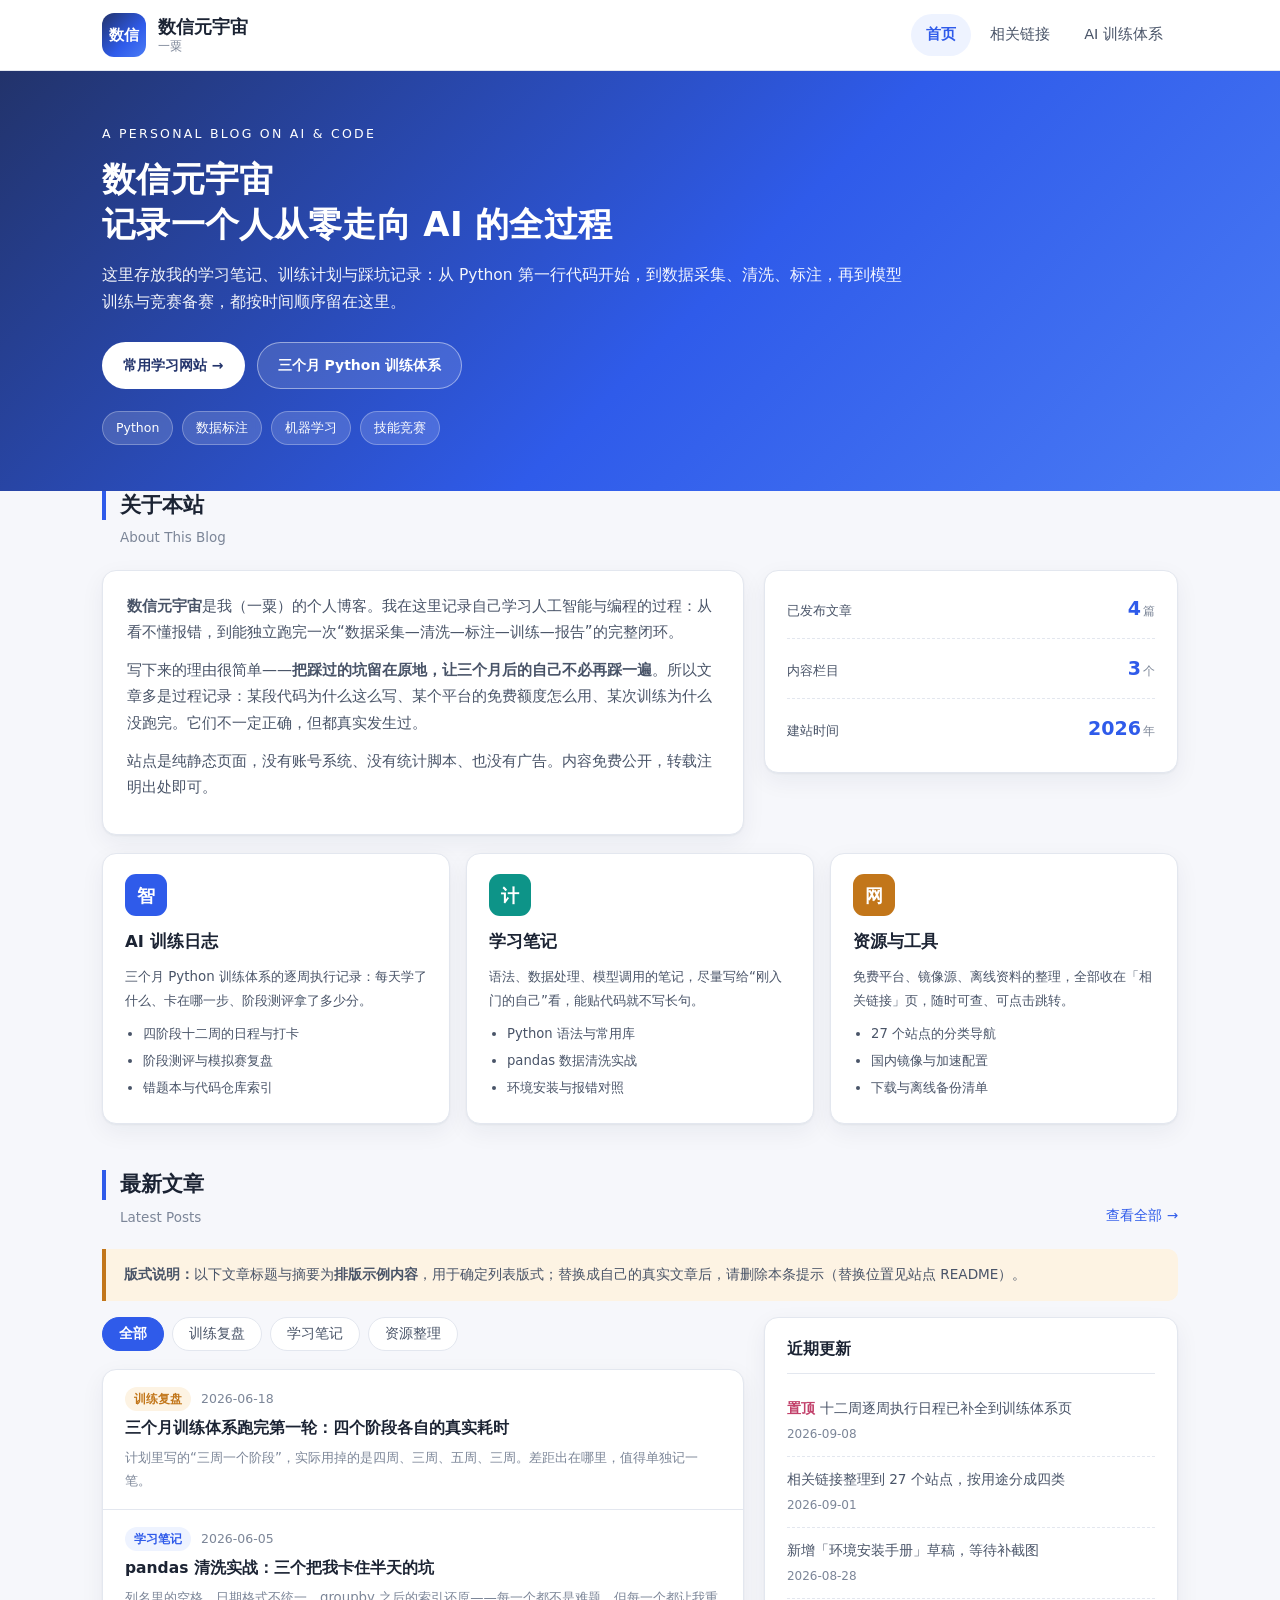
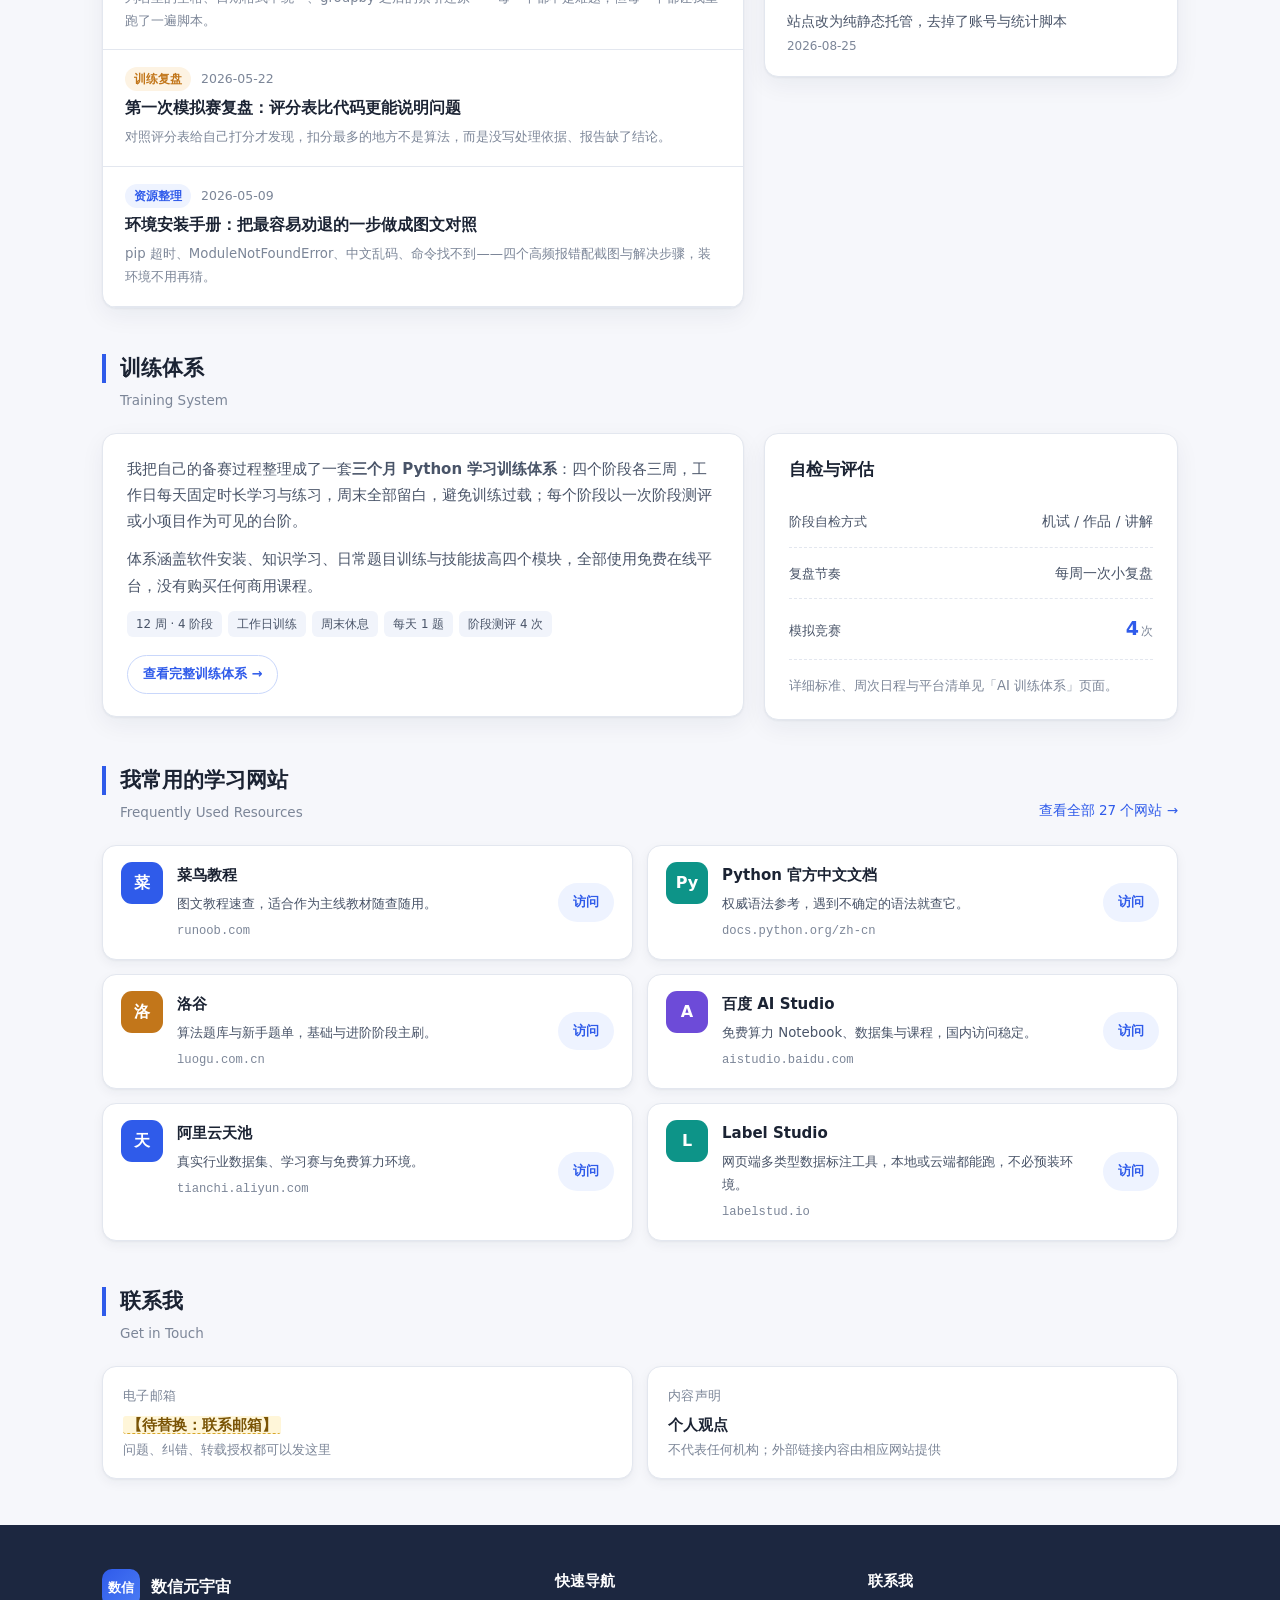
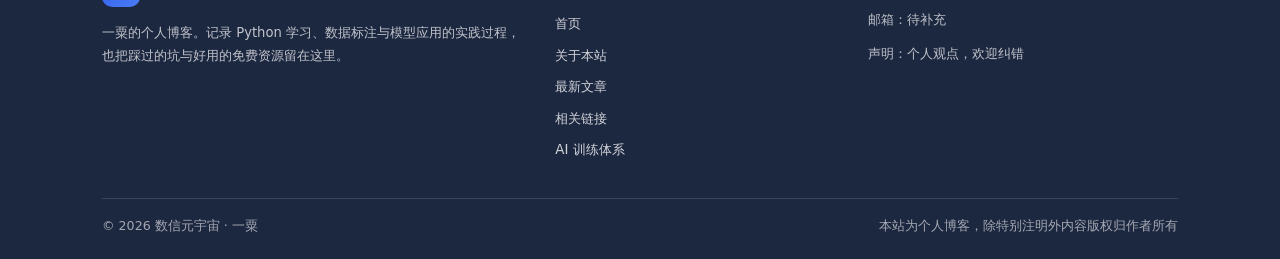
<file: index.html>
<!DOCTYPE html>
<html lang="zh-CN">
<head>
<meta charset="UTF-8">
<meta name="viewport" content="width=device-width, initial-scale=1.0">
<title>数信元宇宙 · 一粟的个人博客</title>
<meta name="description" content="数信元宇宙是一粟的个人博客，记录 Python 学习、数据标注与机器学习实践、技能竞赛备赛的笔记与复盘，并整理了一份免费学习资源导航。">
<meta name="keywords" content="数信元宇宙,一粟,个人博客,Python 学习笔记,人工智能训练,数据标注,技能竞赛,学习资源导航">
<link rel="icon" href="data:image/svg+xml,%3Csvg xmlns='http://www.w3.org/2000/svg' viewBox='0 0 64 64'%3E%3Crect width='64' height='64' rx='14' fill='%232f5bea'/%3E%3Ctext x='32' y='43' font-size='32' font-family='sans-serif' font-weight='bold' fill='%23ffffff' text-anchor='middle'%3E%E6%95%B0%3C/text%3E%3C/svg%3E">
<link rel="stylesheet" href="assets/css/style.css">
</head>
<body>
<a class="skip-link" href="#main">跳到主要内容</a>

<!-- ══════════ 页头与主导航 ══════════ -->
<header class="site-top">
  <div class="shell">
    <a class="brand" href="index.html">
      <span class="logo">数信</span>
      <span class="brand-text">
        <strong>数信元宇宙</strong>
        <small>一粟</small>
      </span>
    </a>
    <button class="nav-toggle" id="navToggle" aria-label="展开导航菜单" aria-expanded="false" aria-controls="siteNav">☰</button>
    <nav class="site-nav" id="siteNav" aria-label="主导航">
      <a href="index.html" class="active">首页</a>
      <a href="links.html">相关链接</a>
      <a href="training.html">AI 训练体系</a>
    </nav>
  </div>
</header>

<!-- ══════════ Hero ══════════ -->
<div class="hero">
  <div class="shell">
    <p class="eyebrow">A Personal Blog on AI &amp; Code</p>
    <h1>数信元宇宙<br>记录一个人从零走向 AI 的全过程</h1>
    <p class="lead">这里存放我的学习笔记、训练计划与踩坑记录：从 Python 第一行代码开始，到数据采集、清洗、标注，再到模型训练与竞赛备赛，都按时间顺序留在这里。</p>
    <div class="hero-actions">
      <a class="btn btn-solid" href="links.html">常用学习网站 →</a>
      <a class="btn btn-ghost" href="training.html">三个月 Python 训练体系</a>
    </div>
    <div class="hero-meta">
      <span>Python</span>
      <span>数据标注</span>
      <span>机器学习</span>
      <span>技能竞赛</span>
    </div>
  </div>
</div>

<main id="main" class="shell">

  <!-- ══════════ 关于本站 ══════════ -->
  <section class="blk" id="intro">
    <h2 class="sec">关于本站</h2>
    <p class="sec-sub">About This Blog</p>
    <div class="split">
      <div class="card">
        <p><strong>数信元宇宙</strong>是我（一粟）的个人博客。我在这里记录自己学习人工智能与编程的过程：从看不懂报错，到能独立跑完一次“数据采集—清洗—标注—训练—报告”的完整闭环。</p>
        <p>写下来的理由很简单——<strong>把踩过的坑留在原地，让三个月后的自己不必再踩一遍</strong>。所以文章多是过程记录：某段代码为什么这么写、某个平台的免费额度怎么用、某次训练为什么没跑完。它们不一定正确，但都真实发生过。</p>
        <p>站点是纯静态页面，没有账号系统、没有统计脚本、也没有广告。内容免费公开，转载注明出处即可。</p>
      </div>
      <aside class="stat-card">
        <div class="stat-row"><span class="k">已发布文章</span><span class="v">4<small>篇</small></span></div>
        <div class="stat-row"><span class="k">内容栏目</span><span class="v">3<small>个</small></span></div>
        <div class="stat-row"><span class="k">建站时间</span><span class="v">2026<small>年</small></span></div>
      </aside>
    </div>

    <div class="grid grid-3" style="margin-top:18px">
      <div class="dir-card">
        <div class="icon i-brand">智</div>
        <h3>AI 训练日志</h3>
        <p>三个月 Python 训练体系的逐周执行记录：每天学了什么、卡在哪一步、阶段测评拿了多少分。</p>
        <ul>
          <li>四阶段十二周的日程与打卡</li>
          <li>阶段测评与模拟赛复盘</li>
          <li>错题本与代码仓库索引</li>
        </ul>
      </div>
      <div class="dir-card">
        <div class="icon i-teal">计</div>
        <h3>学习笔记</h3>
        <p>语法、数据处理、模型调用的笔记，尽量写给“刚入门的自己”看，能贴代码就不写长句。</p>
        <ul>
          <li>Python 语法与常用库</li>
          <li>pandas 数据清洗实战</li>
          <li>环境安装与报错对照</li>
        </ul>
      </div>
      <div class="dir-card">
        <div class="icon i-amber">网</div>
        <h3>资源与工具</h3>
        <p>免费平台、镜像源、离线资料的整理，全部收在「相关链接」页，随时可查、可点击跳转。</p>
        <ul>
          <li>27 个站点的分类导航</li>
          <li>国内镜像与加速配置</li>
          <li>下载与离线备份清单</li>
        </ul>
      </div>
    </div>
  </section>

  <!-- ══════════ 最新文章 ══════════ -->
  <section class="blk" id="news">
    <div class="sec-head">
      <div>
        <h2 class="sec">最新文章</h2>
        <p class="sec-sub">Latest Posts</p>
      </div>
      <a class="sec-more" href="#news">查看全部 →</a>
    </div>

    <div class="note tip" style="margin-top:0">
      <p><strong>版式说明：</strong>以下文章标题与摘要为<strong>排版示例内容</strong>，用于确定列表版式；替换成自己的真实文章后，请删除本条提示（替换位置见站点 README）。</p>
    </div>

    <div class="split">
      <div>
        <div class="tabs" role="tablist" aria-label="文章分类">
          <button type="button" class="active" data-filter="all">全部</button>
          <button type="button" data-filter="log">训练复盘</button>
          <button type="button" data-filter="note">学习笔记</button>
          <button type="button" data-filter="res">资源整理</button>
        </div>

        <div class="news-list">
          <a class="news-item" href="#news" data-cat="log">
            <div class="n-top"><span class="tag tag-amber">训练复盘</span><span class="date">2026-06-18</span></div>
            <h3>三个月训练体系跑完第一轮：四个阶段各自的真实耗时</h3>
            <p>计划里写的“三周一个阶段”，实际用掉的是四周、三周、五周、三周。差距出在哪里，值得单独记一笔。</p>
          </a>
          <a class="news-item" href="#news" data-cat="note">
            <div class="n-top"><span class="tag tag-brand">学习笔记</span><span class="date">2026-06-05</span></div>
            <h3>pandas 清洗实战：三个把我卡住半天的坑</h3>
            <p>列名里的空格、日期格式不统一、groupby 之后的索引还原——每一个都不是难题，但每一个都让我重跑了一遍脚本。</p>
          </a>
          <a class="news-item" href="#news" data-cat="log">
            <div class="n-top"><span class="tag tag-amber">训练复盘</span><span class="date">2026-05-22</span></div>
            <h3>第一次模拟赛复盘：评分表比代码更能说明问题</h3>
            <p>对照评分表给自己打分才发现，扣分最多的地方不是算法，而是没写处理依据、报告缺了结论。</p>
          </a>
          <a class="news-item" href="#news" data-cat="res">
            <div class="n-top"><span class="tag tag-brand">资源整理</span><span class="date">2026-05-09</span></div>
            <h3>环境安装手册：把最容易劝退的一步做成图文对照</h3>
            <p>pip 超时、ModuleNotFoundError、中文乱码、命令找不到——四个高频报错配截图与解决步骤，装环境不用再猜。</p>
          </a>
          <p class="empty-tip" id="newsEmpty">该分类下暂无内容</p>
        </div>
      </div>

      <aside class="notice-card">
        <h3>近期更新</h3>
        <ul class="notice-list">
          <li>
            <a href="training.html"><span class="pin">置顶</span>十二周逐周执行日程已补全到训练体系页</a>
            <span class="date">2026-09-08</span>
          </li>
          <li>
            <a href="links.html">相关链接整理到 27 个站点，按用途分成四类</a>
            <span class="date">2026-09-01</span>
          </li>
          <li>
            <a href="#news">新增「环境安装手册」草稿，等待补截图</a>
            <span class="date">2026-08-28</span>
          </li>
          <li>
            <a href="#intro">站点改为纯静态托管，去掉了账号与统计脚本</a>
            <span class="date">2026-08-25</span>
          </li>
        </ul>
      </aside>
    </div>
  </section>

  <!-- ══════════ 训练体系 ══════════ -->
  <section class="blk" id="train">
    <h2 class="sec">训练体系</h2>
    <p class="sec-sub">Training System</p>
    <div class="split">
      <div class="card">
        <p>我把自己的备赛过程整理成了一套<strong>三个月 Python 学习训练体系</strong>：四个阶段各三周，工作日每天固定时长学习与练习，周末全部留白，避免训练过载；每个阶段以一次阶段测评或小项目作为可见的台阶。</p>
        <p>体系涵盖软件安装、知识学习、日常题目训练与技能拔高四个模块，全部使用免费在线平台，没有购买任何商用课程。</p>
        <div class="chips">
          <span>12 周 · 4 阶段</span>
          <span>工作日训练</span>
          <span>周末休息</span>
          <span>每天 1 题</span>
          <span>阶段测评 4 次</span>
        </div>
        <p style="margin:18px 0 0"><a class="btn btn-line btn-sm" href="training.html">查看完整训练体系 →</a></p>
      </div>
      <div class="card">
        <h3 style="margin:0 0 12px;font-size:16.5px">自检与评估</h3>
        <div class="stat-row"><span class="k">阶段自检方式</span><span class="v" style="font-size:14px;color:var(--ink-2);font-weight:500">机试 / 作品 / 讲解</span></div>
        <div class="stat-row"><span class="k">复盘节奏</span><span class="v" style="font-size:14px;color:var(--ink-2);font-weight:500">每周一次小复盘</span></div>
        <div class="stat-row"><span class="k">模拟竞赛</span><span class="v">4<small>次</small></span></div>
        <p style="margin:14px 0 0;font-size:13.2px;color:var(--ink-3)">详细标准、周次日程与平台清单见「AI 训练体系」页面。</p>
      </div>
    </div>
  </section>

  <!-- ══════════ 常用链接速览 ══════════ -->
  <section class="blk" id="quicklinks">
    <div class="sec-head">
      <div>
        <h2 class="sec">我常用的学习网站</h2>
        <p class="sec-sub">Frequently Used Resources</p>
      </div>
      <a class="sec-more" href="links.html">查看全部 27 个网站 →</a>
    </div>
    <div class="bm-grid">
      <div class="bookmark">
        <span class="bm-badge i-brand">菜</span>
        <div class="bm-body">
          <div class="bm-name"><strong>菜鸟教程</strong></div>
          <p class="bm-desc">图文教程速查，适合作为主线教材随查随用。</p>
          <span class="bm-host">runoob.com</span>
        </div>
        <a class="bm-go" href="https://www.runoob.com/" target="_blank" rel="noopener noreferrer">访问</a>
      </div>
      <div class="bookmark">
        <span class="bm-badge i-teal">Py</span>
        <div class="bm-body">
          <div class="bm-name"><strong>Python 官方中文文档</strong></div>
          <p class="bm-desc">权威语法参考，遇到不确定的语法就查它。</p>
          <span class="bm-host">docs.python.org/zh-cn</span>
        </div>
        <a class="bm-go" href="https://docs.python.org/zh-cn/3/" target="_blank" rel="noopener noreferrer">访问</a>
      </div>
      <div class="bookmark">
        <span class="bm-badge i-amber">洛</span>
        <div class="bm-body">
          <div class="bm-name"><strong>洛谷</strong></div>
          <p class="bm-desc">算法题库与新手题单，基础与进阶阶段主刷。</p>
          <span class="bm-host">luogu.com.cn</span>
        </div>
        <a class="bm-go" href="https://www.luogu.com.cn/" target="_blank" rel="noopener noreferrer">访问</a>
      </div>
      <div class="bookmark">
        <span class="bm-badge i-violet">A</span>
        <div class="bm-body">
          <div class="bm-name"><strong>百度 AI Studio</strong></div>
          <p class="bm-desc">免费算力 Notebook、数据集与课程，国内访问稳定。</p>
          <span class="bm-host">aistudio.baidu.com</span>
        </div>
        <a class="bm-go" href="https://aistudio.baidu.com/" target="_blank" rel="noopener noreferrer">访问</a>
      </div>
      <div class="bookmark">
        <span class="bm-badge i-brand">天</span>
        <div class="bm-body">
          <div class="bm-name"><strong>阿里云天池</strong></div>
          <p class="bm-desc">真实行业数据集、学习赛与免费算力环境。</p>
          <span class="bm-host">tianchi.aliyun.com</span>
        </div>
        <a class="bm-go" href="https://tianchi.aliyun.com/" target="_blank" rel="noopener noreferrer">访问</a>
      </div>
      <div class="bookmark">
        <span class="bm-badge i-teal">L</span>
        <div class="bm-body">
          <div class="bm-name"><strong>Label Studio</strong></div>
          <p class="bm-desc">网页端多类型数据标注工具，本地或云端都能跑，不必预装环境。</p>
          <span class="bm-host">labelstud.io</span>
        </div>
        <a class="bm-go" href="https://labelstud.io/" target="_blank" rel="noopener noreferrer">访问</a>
      </div>
    </div>
  </section>

  <!-- ══════════ 联系我 ══════════ -->
  <section class="blk" id="contact">
    <h2 class="sec">联系我</h2>
    <p class="sec-sub">Get in Touch</p>
    <div class="contact-grid">
      <div class="contact-item">
        <div class="k">电子邮箱</div>
        <div class="v"><span class="ph">【待替换：联系邮箱】</span><small>问题、纠错、转载授权都可以发这里</small></div>
      </div>
      <div class="contact-item">
        <div class="k">内容声明</div>
        <div class="v">个人观点<small>不代表任何机构；外部链接内容由相应网站提供</small></div>
      </div>
    </div>
  </section>

</main>

<!-- ══════════ 页脚 ══════════ -->
<footer class="site-footer">
  <div class="shell">
    <div class="footer-grid">
      <div>
        <div class="f-brand">
          <span class="logo">数信</span>
          <strong>数信元宇宙</strong>
        </div>
        <p>一粟的个人博客。记录 Python 学习、数据标注与模型应用的实践过程，也把踩过的坑与好用的免费资源留在这里。</p>
      </div>
      <div>
        <h4>快速导航</h4>
        <a href="index.html">首页</a>
        <a href="index.html#intro">关于本站</a>
        <a href="index.html#news">最新文章</a>
        <a href="links.html">相关链接</a>
        <a href="training.html">AI 训练体系</a>
      </div>
      <div>
        <h4>联系我</h4>
        <p>邮箱：待补充</p>
        <p>声明：个人观点，欢迎纠错</p>
      </div>
    </div>
    <div class="footer-bottom">
      <span>© <span id="year">2026</span> 数信元宇宙 · 一粟</span>
      <span>本站为个人博客，除特别注明外内容版权归作者所有</span>
    </div>
  </div>
</footer>

<button class="to-top" id="toTop" type="button" aria-label="返回顶部">↑</button>
<script src="assets/js/main.js"></script>
</body>
</html>
</file>
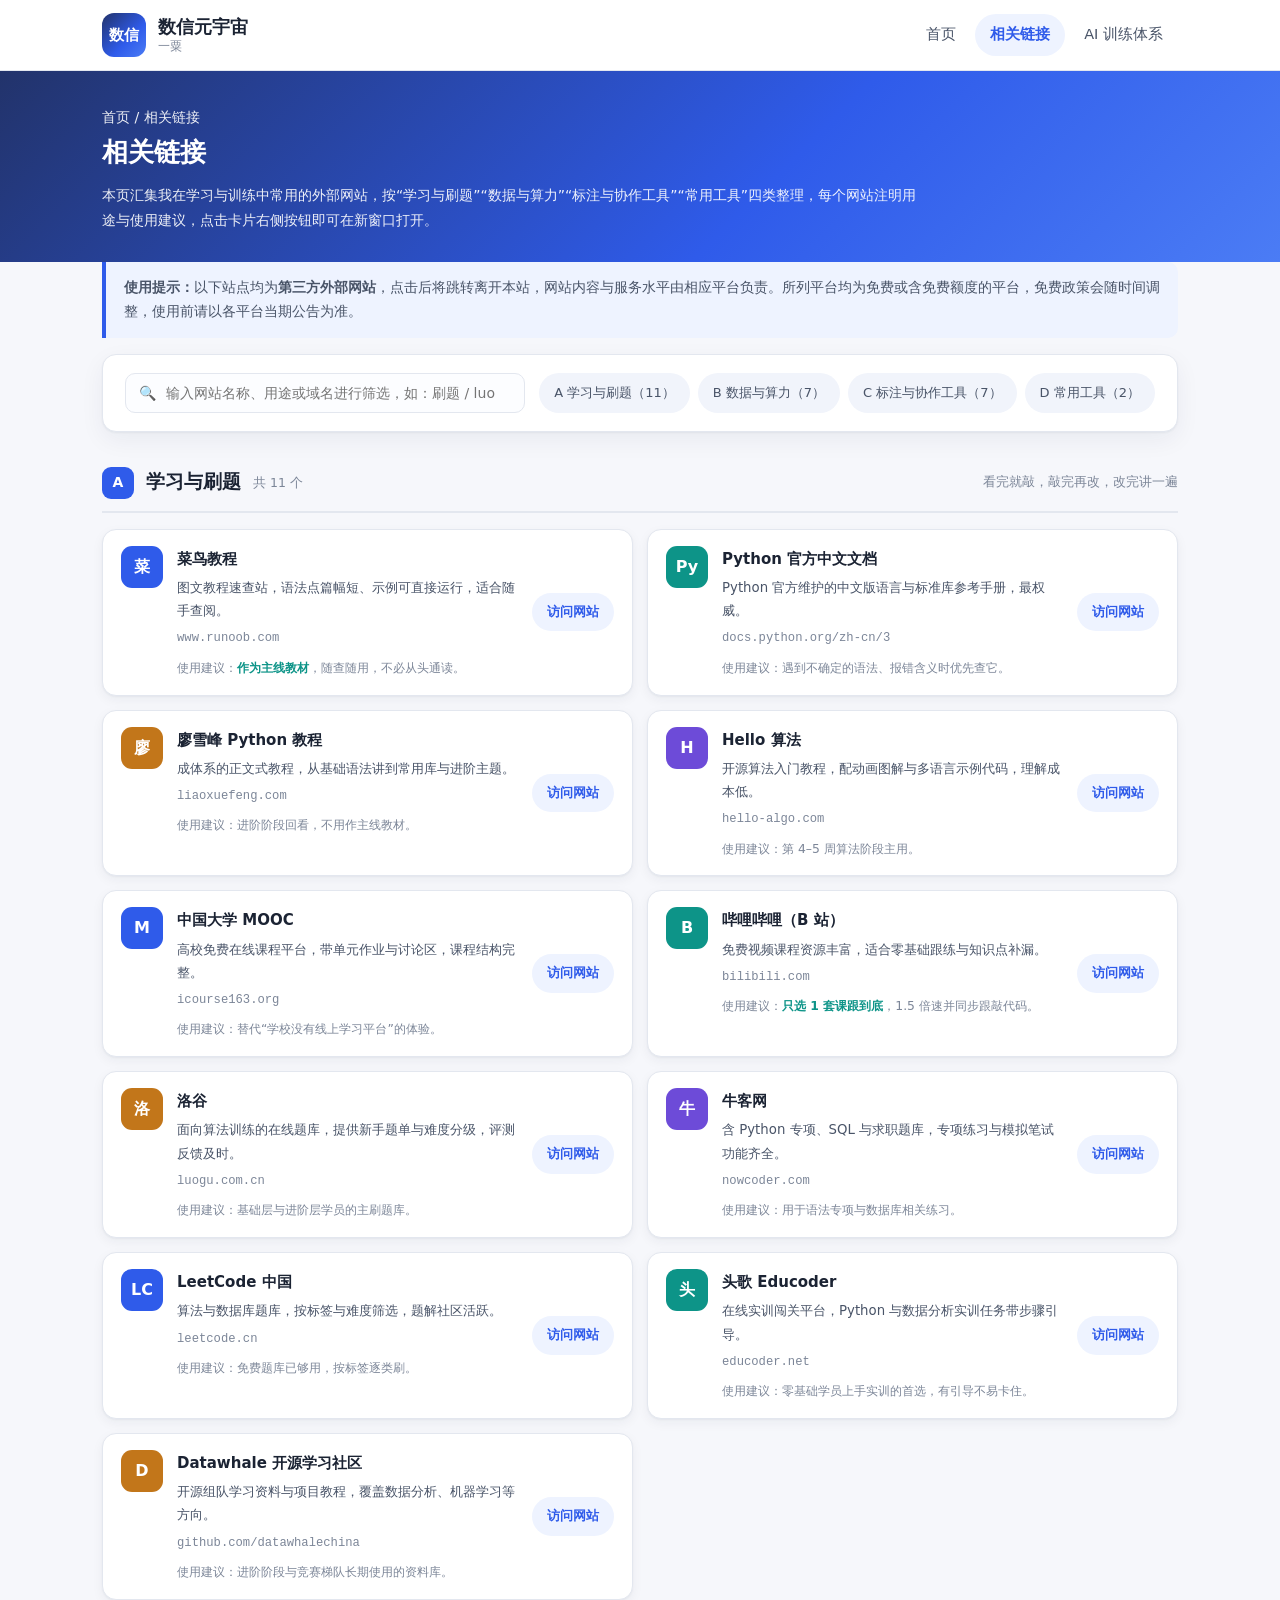
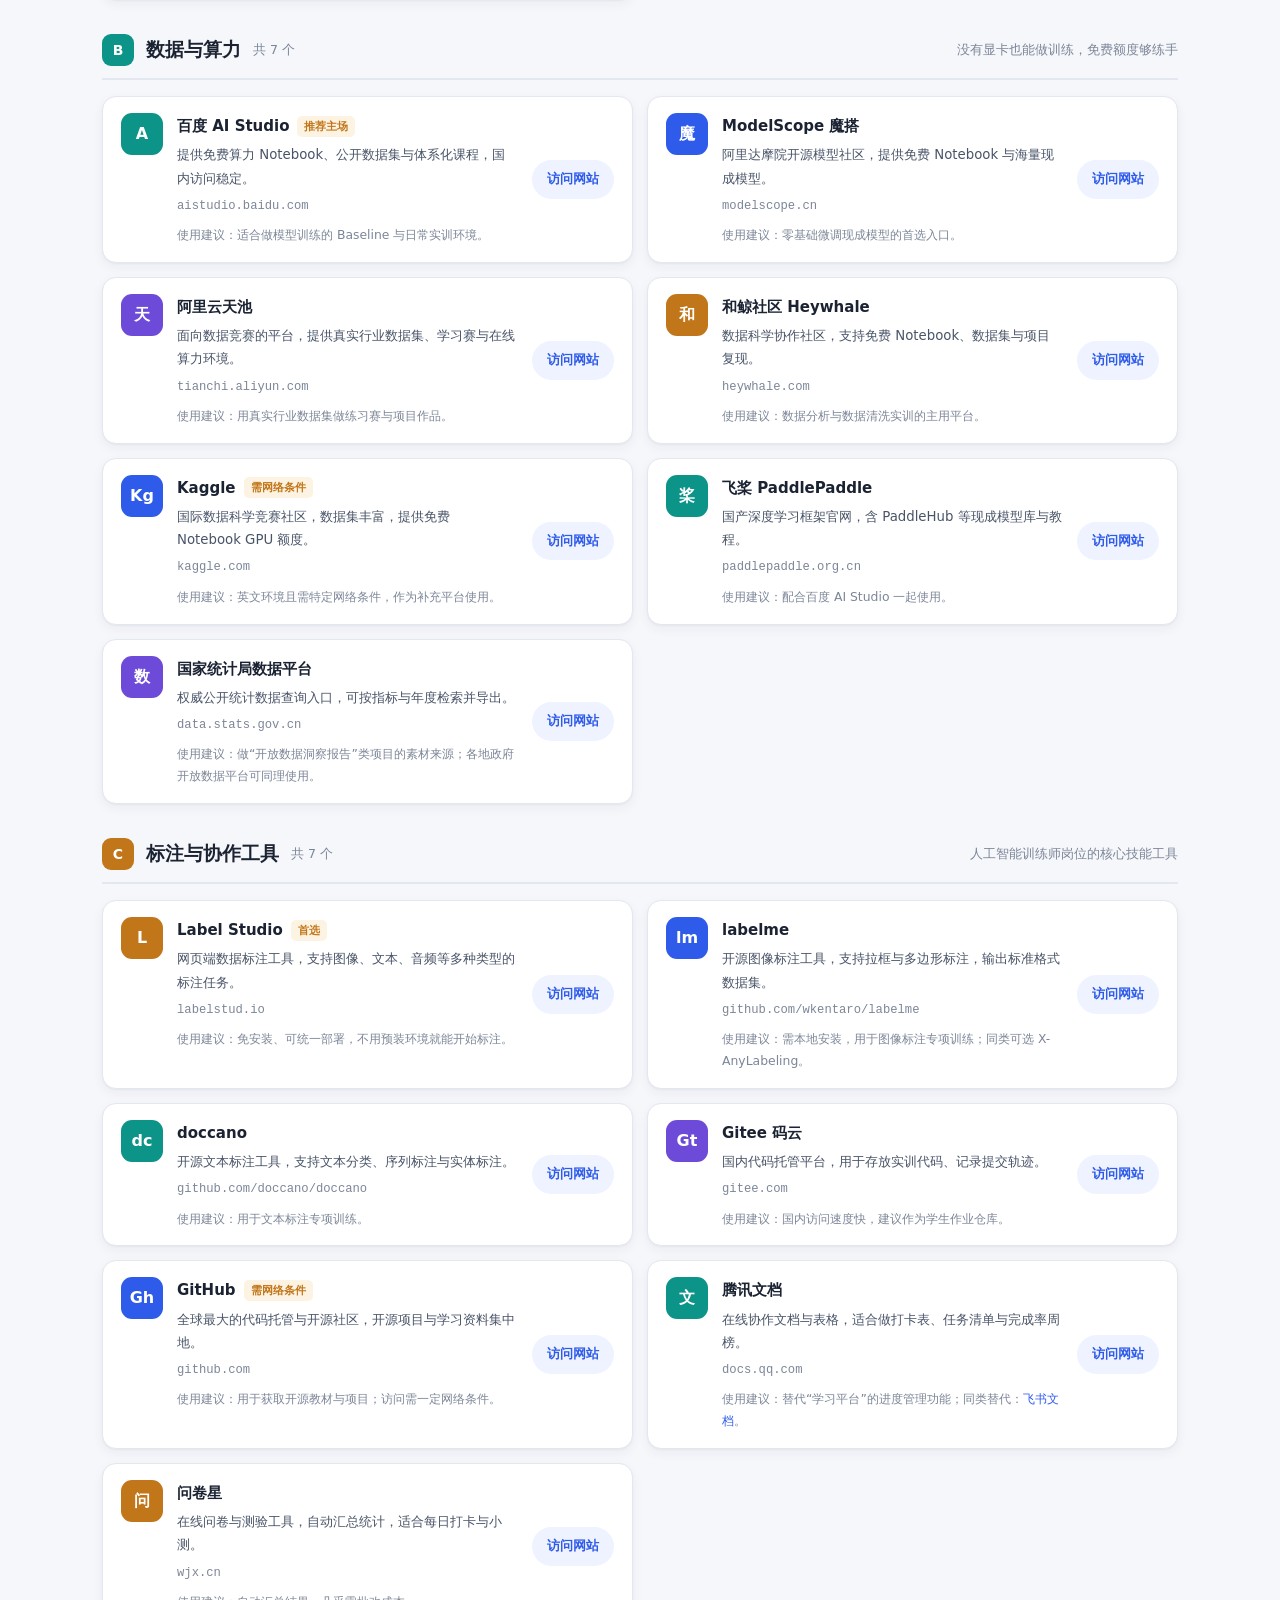
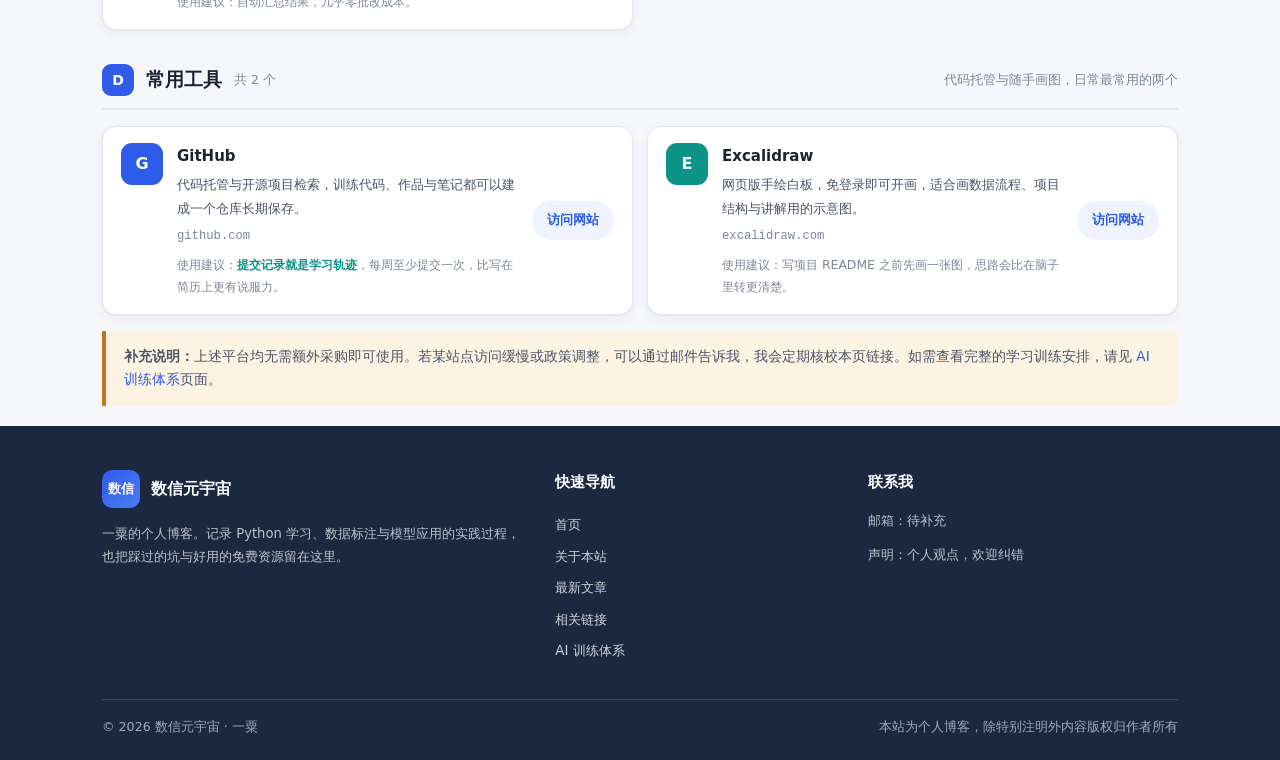
<file: links.html>
<!DOCTYPE html>
<html lang="zh-CN">
<head>
<meta charset="UTF-8">
<meta name="viewport" content="width=device-width, initial-scale=1.0">
<title>相关链接 · 数信元宇宙</title>
<meta name="description" content="数信元宇宙整理的常用外部网站导航：学习与刷题、数据与算力、标注与协作工具、常用工具四类共 27 个站点，每个都注明用途与使用建议，点击即可跳转。">
<meta name="keywords" content="学习网站导航,Python 学习,刷题平台,免费算力,数据标注工具,数信元宇宙">
<link rel="icon" href="data:image/svg+xml,%3Csvg xmlns='http://www.w3.org/2000/svg' viewBox='0 0 64 64'%3E%3Crect width='64' height='64' rx='14' fill='%232f5bea'/%3E%3Ctext x='32' y='43' font-size='32' font-family='sans-serif' font-weight='bold' fill='%23ffffff' text-anchor='middle'%3E%E6%95%B0%3C/text%3E%3C/svg%3E">
<link rel="stylesheet" href="assets/css/style.css">
</head>
<body>
<a class="skip-link" href="#main">跳到主要内容</a>

<header class="site-top">
  <div class="shell">
    <a class="brand" href="index.html">
      <span class="logo">数信</span>
      <span class="brand-text">
        <strong>数信元宇宙</strong>
        <small>一粟</small>
      </span>
    </a>
    <button class="nav-toggle" id="navToggle" aria-label="展开导航菜单" aria-expanded="false" aria-controls="siteNav">☰</button>
    <nav class="site-nav" id="siteNav" aria-label="主导航">
      <a href="index.html">首页</a>
      <a href="links.html" class="active">相关链接</a>
      <a href="training.html">AI 训练体系</a>
    </nav>
  </div>
</header>

<div class="page-head">
  <div class="shell">
    <p class="crumb"><a href="index.html">首页</a> / 相关链接</p>
    <h1>相关链接</h1>
    <p>本页汇集我在学习与训练中常用的外部网站，按“学习与刷题”“数据与算力”“标注与协作工具”“常用工具”四类整理，每个网站注明用途与使用建议，点击卡片右侧按钮即可在新窗口打开。</p>
  </div>
</div>

<main id="main" class="shell">

  <div class="note" style="margin-top:0">
    <p><strong>使用提示：</strong>以下站点均为<strong>第三方外部网站</strong>，点击后将跳转离开本站，网站内容与服务水平由相应平台负责。所列平台均为免费或含免费额度的平台，免费政策会随时间调整，使用前请以各平台当期公告为准。</p>
  </div>

  <div class="toolbar">
    <div class="row">
      <div class="search-box">
        <span class="icon" aria-hidden="true">🔍</span>
        <label for="bmSearch" class="skip-link">搜索网站</label>
        <input type="search" id="bmSearch" placeholder="输入网站名称、用途或域名进行筛选，如：刷题 / luogu / 标注" autocomplete="off">
      </div>
      <nav class="anchor-nav" aria-label="分类跳转">
        <a href="#cat-a">A 学习与刷题（11）</a>
        <a href="#cat-b">B 数据与算力（7）</a>
        <a href="#cat-c">C 标注与协作工具（7）</a>
        <a href="#cat-d">D 常用工具（2）</a>
      </nav>
    </div>
  </div>

  <p class="empty-tip" id="bmEmpty">没有找到匹配的网站，请换个关键词试试（例如“刷题”“算力”“标注”）。</p>

  <!-- ══════════ A 学习与刷题 ══════════ -->
  <section id="cat-a">
    <div class="cat-head">
      <span class="no">A</span>
      <h2>学习与刷题</h2>
      <span class="cnt">共 11 个</span>
      <span class="cat-note">看完就敲，敲完再改，改完讲一遍</span>
    </div>
    <div class="bm-grid">

      <div class="bookmark" data-cat="a">
        <span class="bm-badge i-brand">菜</span>
        <div class="bm-body">
          <div class="bm-name"><strong>菜鸟教程</strong></div>
          <p class="bm-desc">图文教程速查站，语法点篇幅短、示例可直接运行，适合随手查阅。</p>
          <span class="bm-host">www.runoob.com</span>
          <p class="bm-tip">使用建议：<b>作为主线教材</b>，随查随用，不必从头通读。</p>
        </div>
        <a class="bm-go" href="https://www.runoob.com/" target="_blank" rel="noopener noreferrer">访问网站</a>
      </div>

      <div class="bookmark" data-cat="a">
        <span class="bm-badge i-teal">Py</span>
        <div class="bm-body">
          <div class="bm-name"><strong>Python 官方中文文档</strong></div>
          <p class="bm-desc">Python 官方维护的中文版语言与标准库参考手册，最权威。</p>
          <span class="bm-host">docs.python.org/zh-cn/3</span>
          <p class="bm-tip">使用建议：遇到不确定的语法、报错含义时优先查它。</p>
        </div>
        <a class="bm-go" href="https://docs.python.org/zh-cn/3/" target="_blank" rel="noopener noreferrer">访问网站</a>
      </div>

      <div class="bookmark" data-cat="a">
        <span class="bm-badge i-amber">廖</span>
        <div class="bm-body">
          <div class="bm-name"><strong>廖雪峰 Python 教程</strong></div>
          <p class="bm-desc">成体系的正文式教程，从基础语法讲到常用库与进阶主题。</p>
          <span class="bm-host">liaoxuefeng.com</span>
          <p class="bm-tip">使用建议：进阶阶段回看，不用作主线教材。</p>
        </div>
        <a class="bm-go" href="https://liaoxuefeng.com/" target="_blank" rel="noopener noreferrer">访问网站</a>
      </div>

      <div class="bookmark" data-cat="a">
        <span class="bm-badge i-violet">H</span>
        <div class="bm-body">
          <div class="bm-name"><strong>Hello 算法</strong></div>
          <p class="bm-desc">开源算法入门教程，配动画图解与多语言示例代码，理解成本低。</p>
          <span class="bm-host">hello-algo.com</span>
          <p class="bm-tip">使用建议：第 4–5 周算法阶段主用。</p>
        </div>
        <a class="bm-go" href="https://www.hello-algo.com/" target="_blank" rel="noopener noreferrer">访问网站</a>
      </div>

      <div class="bookmark" data-cat="a">
        <span class="bm-badge i-brand">M</span>
        <div class="bm-body">
          <div class="bm-name"><strong>中国大学 MOOC</strong></div>
          <p class="bm-desc">高校免费在线课程平台，带单元作业与讨论区，课程结构完整。</p>
          <span class="bm-host">icourse163.org</span>
          <p class="bm-tip">使用建议：替代“学校没有线上学习平台”的体验。</p>
        </div>
        <a class="bm-go" href="https://www.icourse163.org/" target="_blank" rel="noopener noreferrer">访问网站</a>
      </div>

      <div class="bookmark" data-cat="a">
        <span class="bm-badge i-teal">B</span>
        <div class="bm-body">
          <div class="bm-name"><strong>哔哩哔哩（B 站）</strong></div>
          <p class="bm-desc">免费视频课程资源丰富，适合零基础跟练与知识点补漏。</p>
          <span class="bm-host">bilibili.com</span>
          <p class="bm-tip">使用建议：<b>只选 1 套课跟到底</b>，1.5 倍速并同步跟敲代码。</p>
        </div>
        <a class="bm-go" href="https://www.bilibili.com/" target="_blank" rel="noopener noreferrer">访问网站</a>
      </div>

      <div class="bookmark" data-cat="a">
        <span class="bm-badge i-amber">洛</span>
        <div class="bm-body">
          <div class="bm-name"><strong>洛谷</strong></div>
          <p class="bm-desc">面向算法训练的在线题库，提供新手题单与难度分级，评测反馈及时。</p>
          <span class="bm-host">luogu.com.cn</span>
          <p class="bm-tip">使用建议：基础层与进阶层学员的主刷题库。</p>
        </div>
        <a class="bm-go" href="https://www.luogu.com.cn/" target="_blank" rel="noopener noreferrer">访问网站</a>
      </div>

      <div class="bookmark" data-cat="a">
        <span class="bm-badge i-violet">牛</span>
        <div class="bm-body">
          <div class="bm-name"><strong>牛客网</strong></div>
          <p class="bm-desc">含 Python 专项、SQL 与求职题库，专项练习与模拟笔试功能齐全。</p>
          <span class="bm-host">nowcoder.com</span>
          <p class="bm-tip">使用建议：用于语法专项与数据库相关练习。</p>
        </div>
        <a class="bm-go" href="https://www.nowcoder.com/" target="_blank" rel="noopener noreferrer">访问网站</a>
      </div>

      <div class="bookmark" data-cat="a">
        <span class="bm-badge i-brand">LC</span>
        <div class="bm-body">
          <div class="bm-name"><strong>LeetCode 中国</strong></div>
          <p class="bm-desc">算法与数据库题库，按标签与难度筛选，题解社区活跃。</p>
          <span class="bm-host">leetcode.cn</span>
          <p class="bm-tip">使用建议：免费题库已够用，按标签逐类刷。</p>
        </div>
        <a class="bm-go" href="https://leetcode.cn/" target="_blank" rel="noopener noreferrer">访问网站</a>
      </div>

      <div class="bookmark" data-cat="a">
        <span class="bm-badge i-teal">头</span>
        <div class="bm-body">
          <div class="bm-name"><strong>头歌 Educoder</strong></div>
          <p class="bm-desc">在线实训闯关平台，Python 与数据分析实训任务带步骤引导。</p>
          <span class="bm-host">educoder.net</span>
          <p class="bm-tip">使用建议：零基础学员上手实训的首选，有引导不易卡住。</p>
        </div>
        <a class="bm-go" href="https://www.educoder.net/" target="_blank" rel="noopener noreferrer">访问网站</a>
      </div>

      <div class="bookmark" data-cat="a">
        <span class="bm-badge i-amber">D</span>
        <div class="bm-body">
          <div class="bm-name"><strong>Datawhale 开源学习社区</strong></div>
          <p class="bm-desc">开源组队学习资料与项目教程，覆盖数据分析、机器学习等方向。</p>
          <span class="bm-host">github.com/datawhalechina</span>
          <p class="bm-tip">使用建议：进阶阶段与竞赛梯队长期使用的资料库。</p>
        </div>
        <a class="bm-go" href="https://github.com/datawhalechina" target="_blank" rel="noopener noreferrer">访问网站</a>
      </div>

    </div>
  </section>

  <!-- ══════════ B 数据与算力 ══════════ -->
  <section id="cat-b">
    <div class="cat-head c-teal">
      <span class="no">B</span>
      <h2>数据与算力</h2>
      <span class="cnt">共 7 个</span>
      <span class="cat-note">没有显卡也能做训练，免费额度够练手</span>
    </div>
    <div class="bm-grid">

      <div class="bookmark" data-cat="b">
        <span class="bm-badge i-teal">A</span>
        <div class="bm-body">
          <div class="bm-name"><strong>百度 AI Studio</strong><span class="bm-flag">推荐主场</span></div>
          <p class="bm-desc">提供免费算力 Notebook、公开数据集与体系化课程，国内访问稳定。</p>
          <span class="bm-host">aistudio.baidu.com</span>
          <p class="bm-tip">使用建议：适合做模型训练的 Baseline 与日常实训环境。</p>
        </div>
        <a class="bm-go" href="https://aistudio.baidu.com/" target="_blank" rel="noopener noreferrer">访问网站</a>
      </div>

      <div class="bookmark" data-cat="b">
        <span class="bm-badge i-brand">魔</span>
        <div class="bm-body">
          <div class="bm-name"><strong>ModelScope 魔搭</strong></div>
          <p class="bm-desc">阿里达摩院开源模型社区，提供免费 Notebook 与海量现成模型。</p>
          <span class="bm-host">modelscope.cn</span>
          <p class="bm-tip">使用建议：零基础微调现成模型的首选入口。</p>
        </div>
        <a class="bm-go" href="https://modelscope.cn/" target="_blank" rel="noopener noreferrer">访问网站</a>
      </div>

      <div class="bookmark" data-cat="b">
        <span class="bm-badge i-violet">天</span>
        <div class="bm-body">
          <div class="bm-name"><strong>阿里云天池</strong></div>
          <p class="bm-desc">面向数据竞赛的平台，提供真实行业数据集、学习赛与在线算力环境。</p>
          <span class="bm-host">tianchi.aliyun.com</span>
          <p class="bm-tip">使用建议：用真实行业数据集做练习赛与项目作品。</p>
        </div>
        <a class="bm-go" href="https://tianchi.aliyun.com/" target="_blank" rel="noopener noreferrer">访问网站</a>
      </div>

      <div class="bookmark" data-cat="b">
        <span class="bm-badge i-amber">和</span>
        <div class="bm-body">
          <div class="bm-name"><strong>和鲸社区 Heywhale</strong></div>
          <p class="bm-desc">数据科学协作社区，支持免费 Notebook、数据集与项目复现。</p>
          <span class="bm-host">heywhale.com</span>
          <p class="bm-tip">使用建议：数据分析与数据清洗实训的主用平台。</p>
        </div>
        <a class="bm-go" href="https://www.heywhale.com/" target="_blank" rel="noopener noreferrer">访问网站</a>
      </div>

      <div class="bookmark" data-cat="b">
        <span class="bm-badge i-brand">Kg</span>
        <div class="bm-body">
          <div class="bm-name"><strong>Kaggle</strong><span class="bm-flag">需网络条件</span></div>
          <p class="bm-desc">国际数据科学竞赛社区，数据集丰富，提供免费 Notebook GPU 额度。</p>
          <span class="bm-host">kaggle.com</span>
          <p class="bm-tip">使用建议：英文环境且需特定网络条件，作为补充平台使用。</p>
        </div>
        <a class="bm-go" href="https://www.kaggle.com/" target="_blank" rel="noopener noreferrer">访问网站</a>
      </div>

      <div class="bookmark" data-cat="b">
        <span class="bm-badge i-teal">桨</span>
        <div class="bm-body">
          <div class="bm-name"><strong>飞桨 PaddlePaddle</strong></div>
          <p class="bm-desc">国产深度学习框架官网，含 PaddleHub 等现成模型库与教程。</p>
          <span class="bm-host">paddlepaddle.org.cn</span>
          <p class="bm-tip">使用建议：配合百度 AI Studio 一起使用。</p>
        </div>
        <a class="bm-go" href="https://www.paddlepaddle.org.cn/" target="_blank" rel="noopener noreferrer">访问网站</a>
      </div>

      <div class="bookmark" data-cat="b">
        <span class="bm-badge i-violet">数</span>
        <div class="bm-body">
          <div class="bm-name"><strong>国家统计局数据平台</strong></div>
          <p class="bm-desc">权威公开统计数据查询入口，可按指标与年度检索并导出。</p>
          <span class="bm-host">data.stats.gov.cn</span>
          <p class="bm-tip">使用建议：做“开放数据洞察报告”类项目的素材来源；各地政府开放数据平台可同理使用。</p>
        </div>
        <a class="bm-go" href="https://data.stats.gov.cn/" target="_blank" rel="noopener noreferrer">访问网站</a>
      </div>

    </div>
  </section>

  <!-- ══════════ C 标注与协作工具 ══════════ -->
  <section id="cat-c">
    <div class="cat-head c-amber">
      <span class="no">C</span>
      <h2>标注与协作工具</h2>
      <span class="cnt">共 7 个</span>
      <span class="cat-note">人工智能训练师岗位的核心技能工具</span>
    </div>
    <div class="bm-grid">

      <div class="bookmark" data-cat="c">
        <span class="bm-badge i-amber">L</span>
        <div class="bm-body">
          <div class="bm-name"><strong>Label Studio</strong><span class="bm-flag">首选</span></div>
          <p class="bm-desc">网页端数据标注工具，支持图像、文本、音频等多种类型的标注任务。</p>
          <span class="bm-host">labelstud.io</span>
          <p class="bm-tip">使用建议：免安装、可统一部署，不用预装环境就能开始标注。</p>
        </div>
        <a class="bm-go" href="https://labelstud.io/" target="_blank" rel="noopener noreferrer">访问网站</a>
      </div>

      <div class="bookmark" data-cat="c">
        <span class="bm-badge i-brand">lm</span>
        <div class="bm-body">
          <div class="bm-name"><strong>labelme</strong></div>
          <p class="bm-desc">开源图像标注工具，支持拉框与多边形标注，输出标准格式数据集。</p>
          <span class="bm-host">github.com/wkentaro/labelme</span>
          <p class="bm-tip">使用建议：需本地安装，用于图像标注专项训练；同类可选 X-AnyLabeling。</p>
        </div>
        <a class="bm-go" href="https://github.com/wkentaro/labelme" target="_blank" rel="noopener noreferrer">访问网站</a>
      </div>

      <div class="bookmark" data-cat="c">
        <span class="bm-badge i-teal">dc</span>
        <div class="bm-body">
          <div class="bm-name"><strong>doccano</strong></div>
          <p class="bm-desc">开源文本标注工具，支持文本分类、序列标注与实体标注。</p>
          <span class="bm-host">github.com/doccano/doccano</span>
          <p class="bm-tip">使用建议：用于文本标注专项训练。</p>
        </div>
        <a class="bm-go" href="https://github.com/doccano/doccano" target="_blank" rel="noopener noreferrer">访问网站</a>
      </div>

      <div class="bookmark" data-cat="c">
        <span class="bm-badge i-violet">Gt</span>
        <div class="bm-body">
          <div class="bm-name"><strong>Gitee 码云</strong></div>
          <p class="bm-desc">国内代码托管平台，用于存放实训代码、记录提交轨迹。</p>
          <span class="bm-host">gitee.com</span>
          <p class="bm-tip">使用建议：国内访问速度快，建议作为学生作业仓库。</p>
        </div>
        <a class="bm-go" href="https://gitee.com/" target="_blank" rel="noopener noreferrer">访问网站</a>
      </div>

      <div class="bookmark" data-cat="c">
        <span class="bm-badge i-brand">Gh</span>
        <div class="bm-body">
          <div class="bm-name"><strong>GitHub</strong><span class="bm-flag">需网络条件</span></div>
          <p class="bm-desc">全球最大的代码托管与开源社区，开源项目与学习资料集中地。</p>
          <span class="bm-host">github.com</span>
          <p class="bm-tip">使用建议：用于获取开源教材与项目；访问需一定网络条件。</p>
        </div>
        <a class="bm-go" href="https://github.com/" target="_blank" rel="noopener noreferrer">访问网站</a>
      </div>

      <div class="bookmark" data-cat="c">
        <span class="bm-badge i-teal">文</span>
        <div class="bm-body">
          <div class="bm-name"><strong>腾讯文档</strong></div>
          <p class="bm-desc">在线协作文档与表格，适合做打卡表、任务清单与完成率周榜。</p>
          <span class="bm-host">docs.qq.com</span>
          <p class="bm-tip">使用建议：替代“学习平台”的进度管理功能；同类替代：<a href="https://www.feishu.cn/" target="_blank" rel="noopener noreferrer">飞书文档</a>。</p>
        </div>
        <a class="bm-go" href="https://docs.qq.com/" target="_blank" rel="noopener noreferrer">访问网站</a>
      </div>

      <div class="bookmark" data-cat="c">
        <span class="bm-badge i-amber">问</span>
        <div class="bm-body">
          <div class="bm-name"><strong>问卷星</strong></div>
          <p class="bm-desc">在线问卷与测验工具，自动汇总统计，适合每日打卡与小测。</p>
          <span class="bm-host">wjx.cn</span>
          <p class="bm-tip">使用建议：自动汇总结果，几乎零批改成本。</p>
        </div>
        <a class="bm-go" href="https://www.wjx.cn/" target="_blank" rel="noopener noreferrer">访问网站</a>
      </div>

    </div>
  </section>

  <!-- ══════════ D 常用工具 ══════════ -->
  <section id="cat-d">
    <div class="cat-head">
      <span class="no">D</span>
      <h2>常用工具</h2>
      <span class="cnt">共 2 个</span>
      <span class="cat-note">代码托管与随手画图，日常最常用的两个</span>
    </div>
    <div class="bm-grid">

      <div class="bookmark" data-cat="d">
        <span class="bm-badge i-brand">G</span>
        <div class="bm-body">
          <div class="bm-name"><strong>GitHub</strong></div>
          <p class="bm-desc">代码托管与开源项目检索，训练代码、作品与笔记都可以建成一个仓库长期保存。</p>
          <span class="bm-host">github.com</span>
          <p class="bm-tip">使用建议：<b>提交记录就是学习轨迹</b>，每周至少提交一次，比写在简历上更有说服力。</p>
        </div>
        <a class="bm-go" href="https://github.com/" target="_blank" rel="noopener noreferrer">访问网站</a>
      </div>

      <div class="bookmark" data-cat="d">
        <span class="bm-badge i-teal">E</span>
        <div class="bm-body">
          <div class="bm-name"><strong>Excalidraw</strong></div>
          <p class="bm-desc">网页版手绘白板，免登录即可开画，适合画数据流程、项目结构与讲解用的示意图。</p>
          <span class="bm-host">excalidraw.com</span>
          <p class="bm-tip">使用建议：写项目 README 之前先画一张图，思路会比在脑子里转更清楚。</p>
        </div>
        <a class="bm-go" href="https://excalidraw.com/" target="_blank" rel="noopener noreferrer">访问网站</a>
      </div>

    </div>
  </section>

  <div class="note tip">
    <p><strong>补充说明：</strong>上述平台均无需额外采购即可使用。若某站点访问缓慢或政策调整，可以通过邮件告诉我，我会定期核校本页链接。如需查看完整的学习训练安排，请见 <a href="training.html">AI 训练体系</a>页面。</p>
  </div>

</main>

<footer class="site-footer">
  <div class="shell">
    <div class="footer-grid">
      <div>
        <div class="f-brand">
          <span class="logo">数信</span>
          <strong>数信元宇宙</strong>
        </div>
        <p>一粟的个人博客。记录 Python 学习、数据标注与模型应用的实践过程，也把踩过的坑与好用的免费资源留在这里。</p>
      </div>
      <div>
        <h4>快速导航</h4>
        <a href="index.html">首页</a>
        <a href="index.html#intro">关于本站</a>
        <a href="index.html#news">最新文章</a>
        <a href="links.html">相关链接</a>
        <a href="training.html">AI 训练体系</a>
      </div>
      <div>
        <h4>联系我</h4>
        <p>邮箱：待补充</p>
        <p>声明：个人观点，欢迎纠错</p>
      </div>
    </div>
    <div class="footer-bottom">
      <span>© <span id="year">2026</span> 数信元宇宙 · 一粟</span>
      <span>本站为个人博客，除特别注明外内容版权归作者所有</span>
    </div>
  </div>
</footer>

<button class="to-top" id="toTop" type="button" aria-label="返回顶部">↑</button>
<script src="assets/js/main.js"></script>
</body>
</html>
</file>
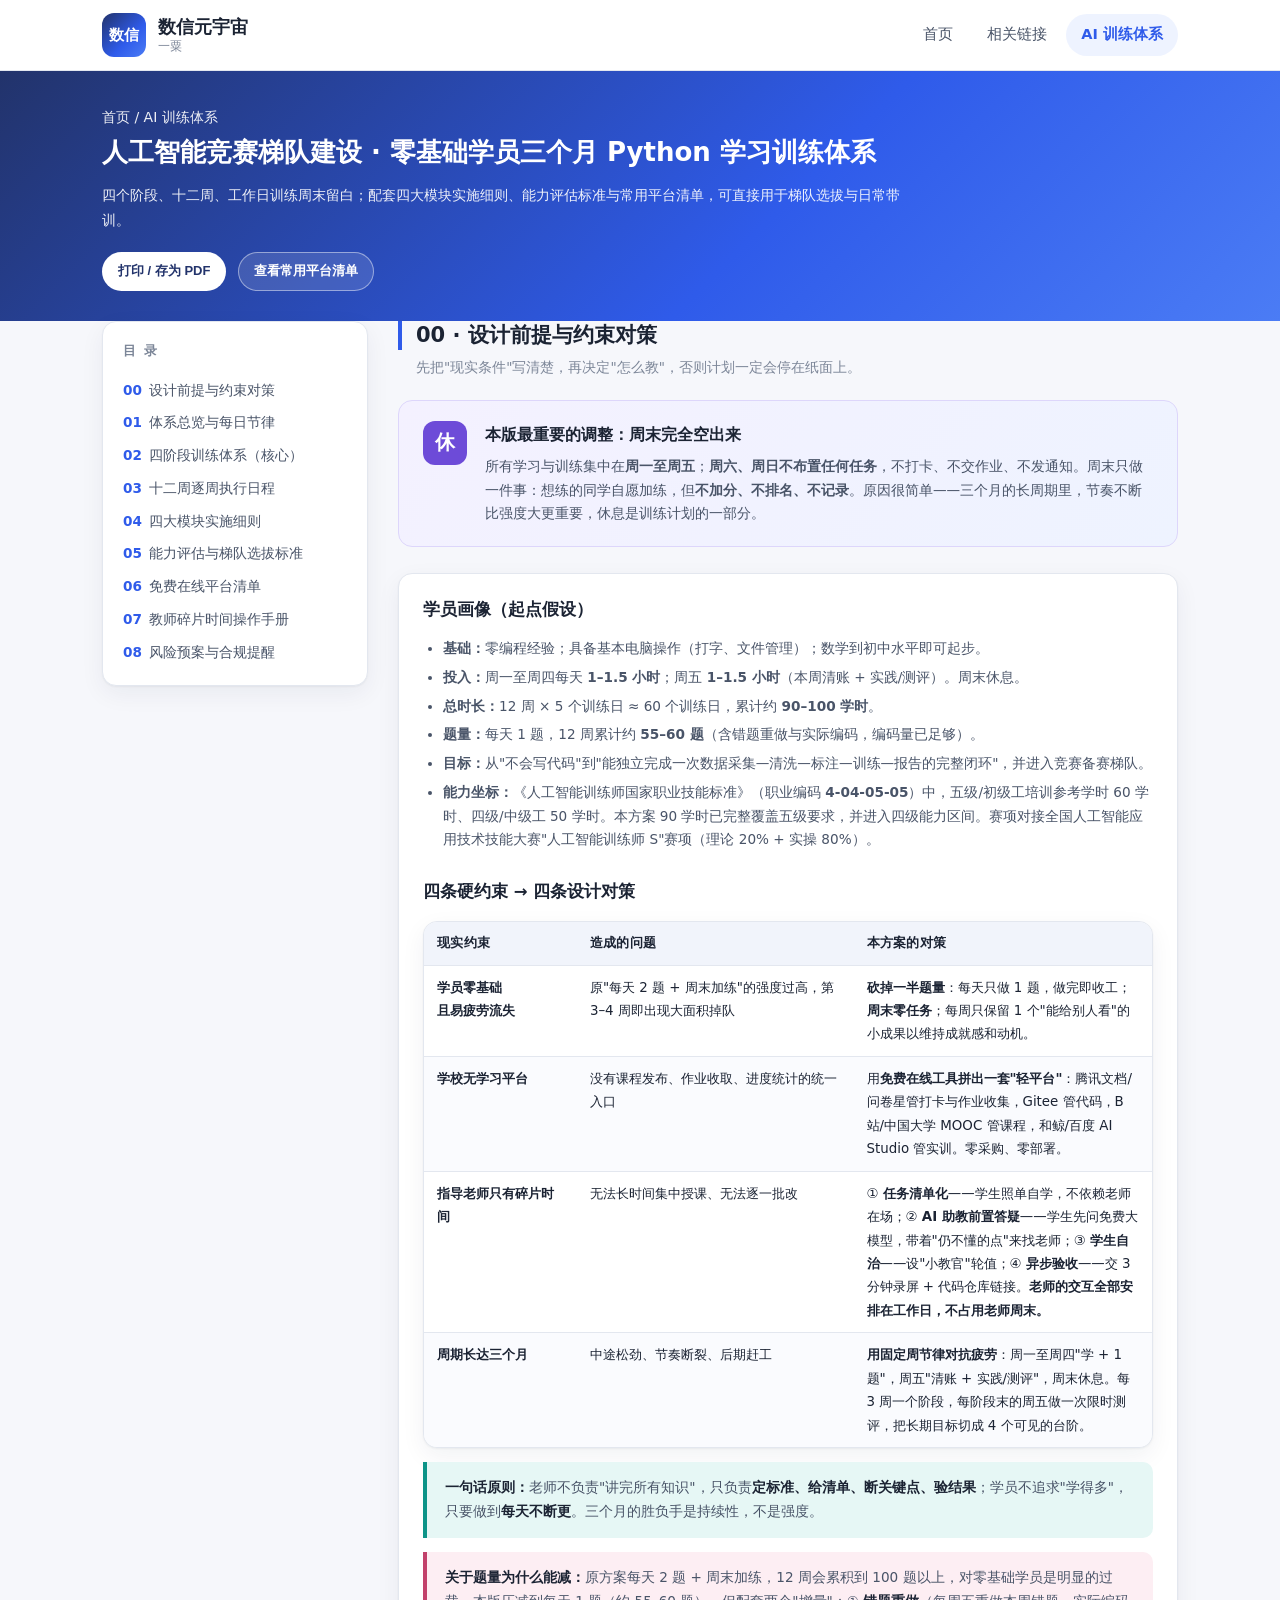
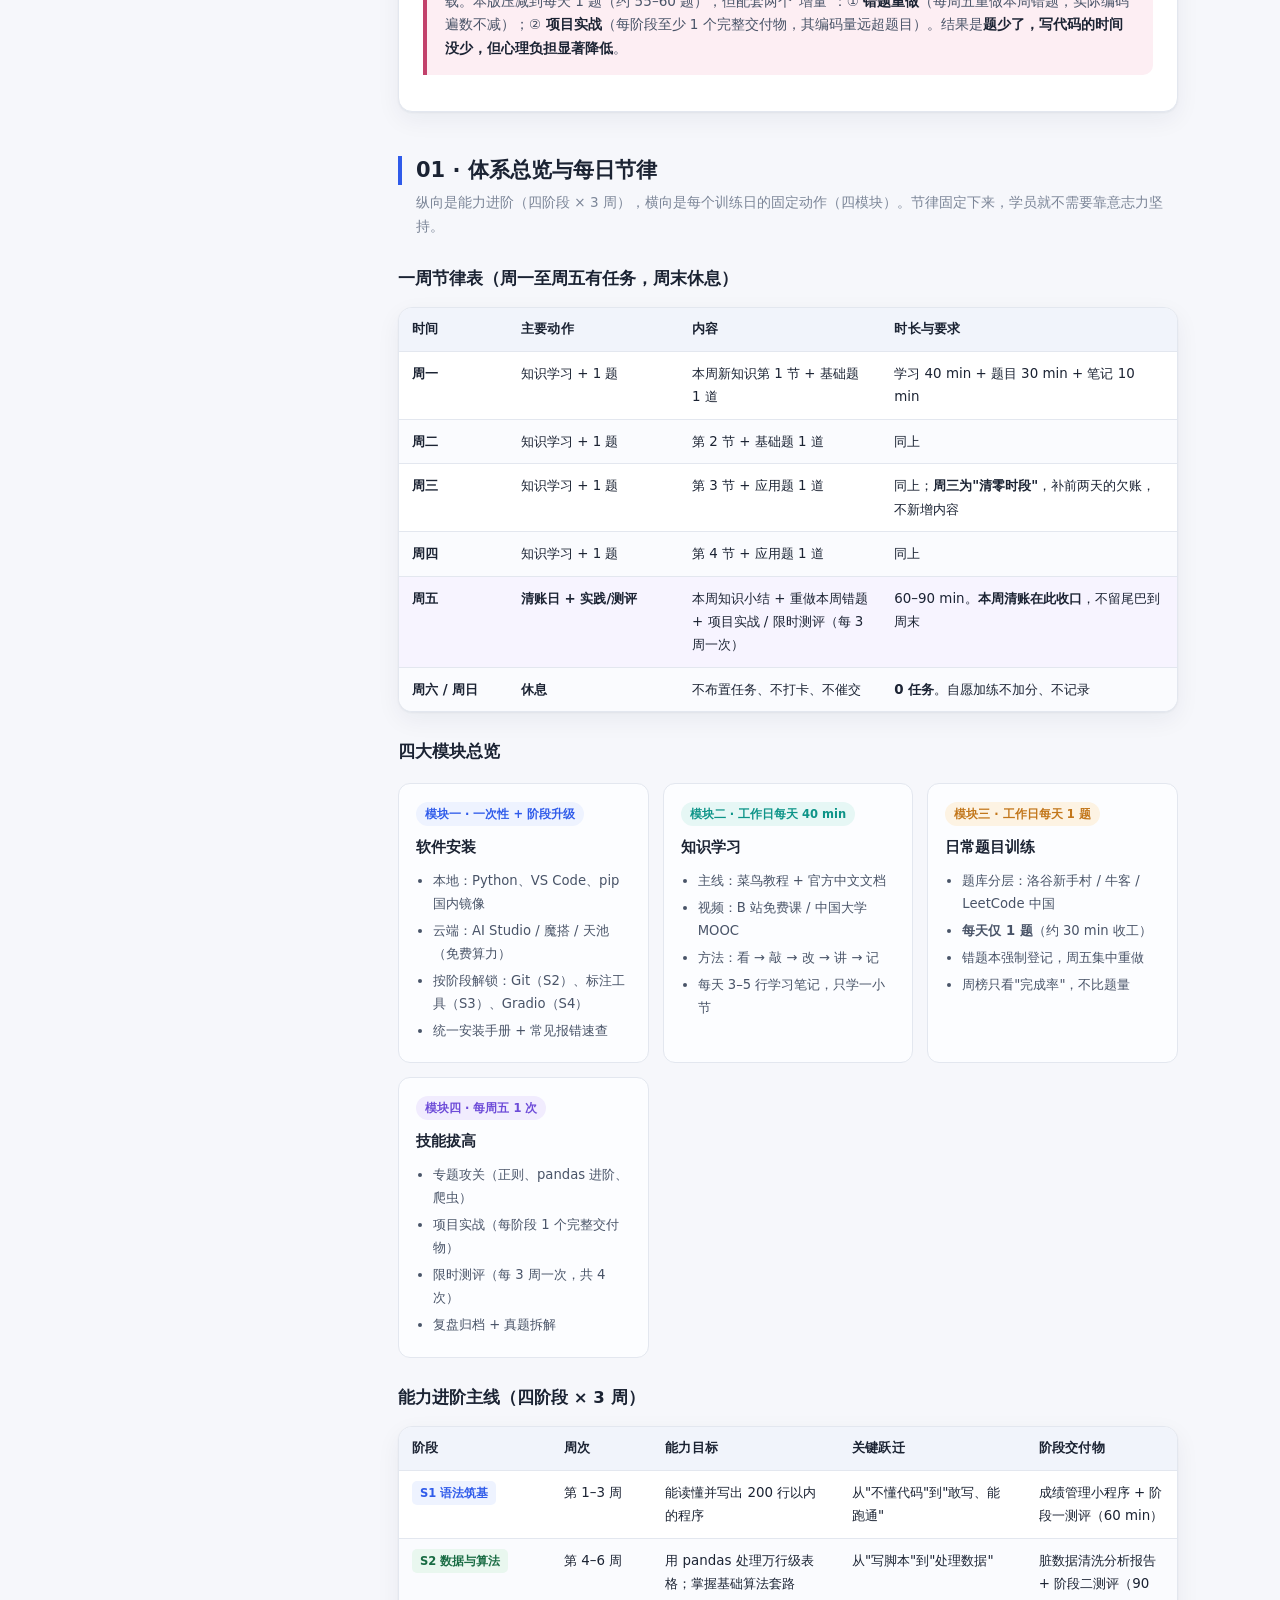
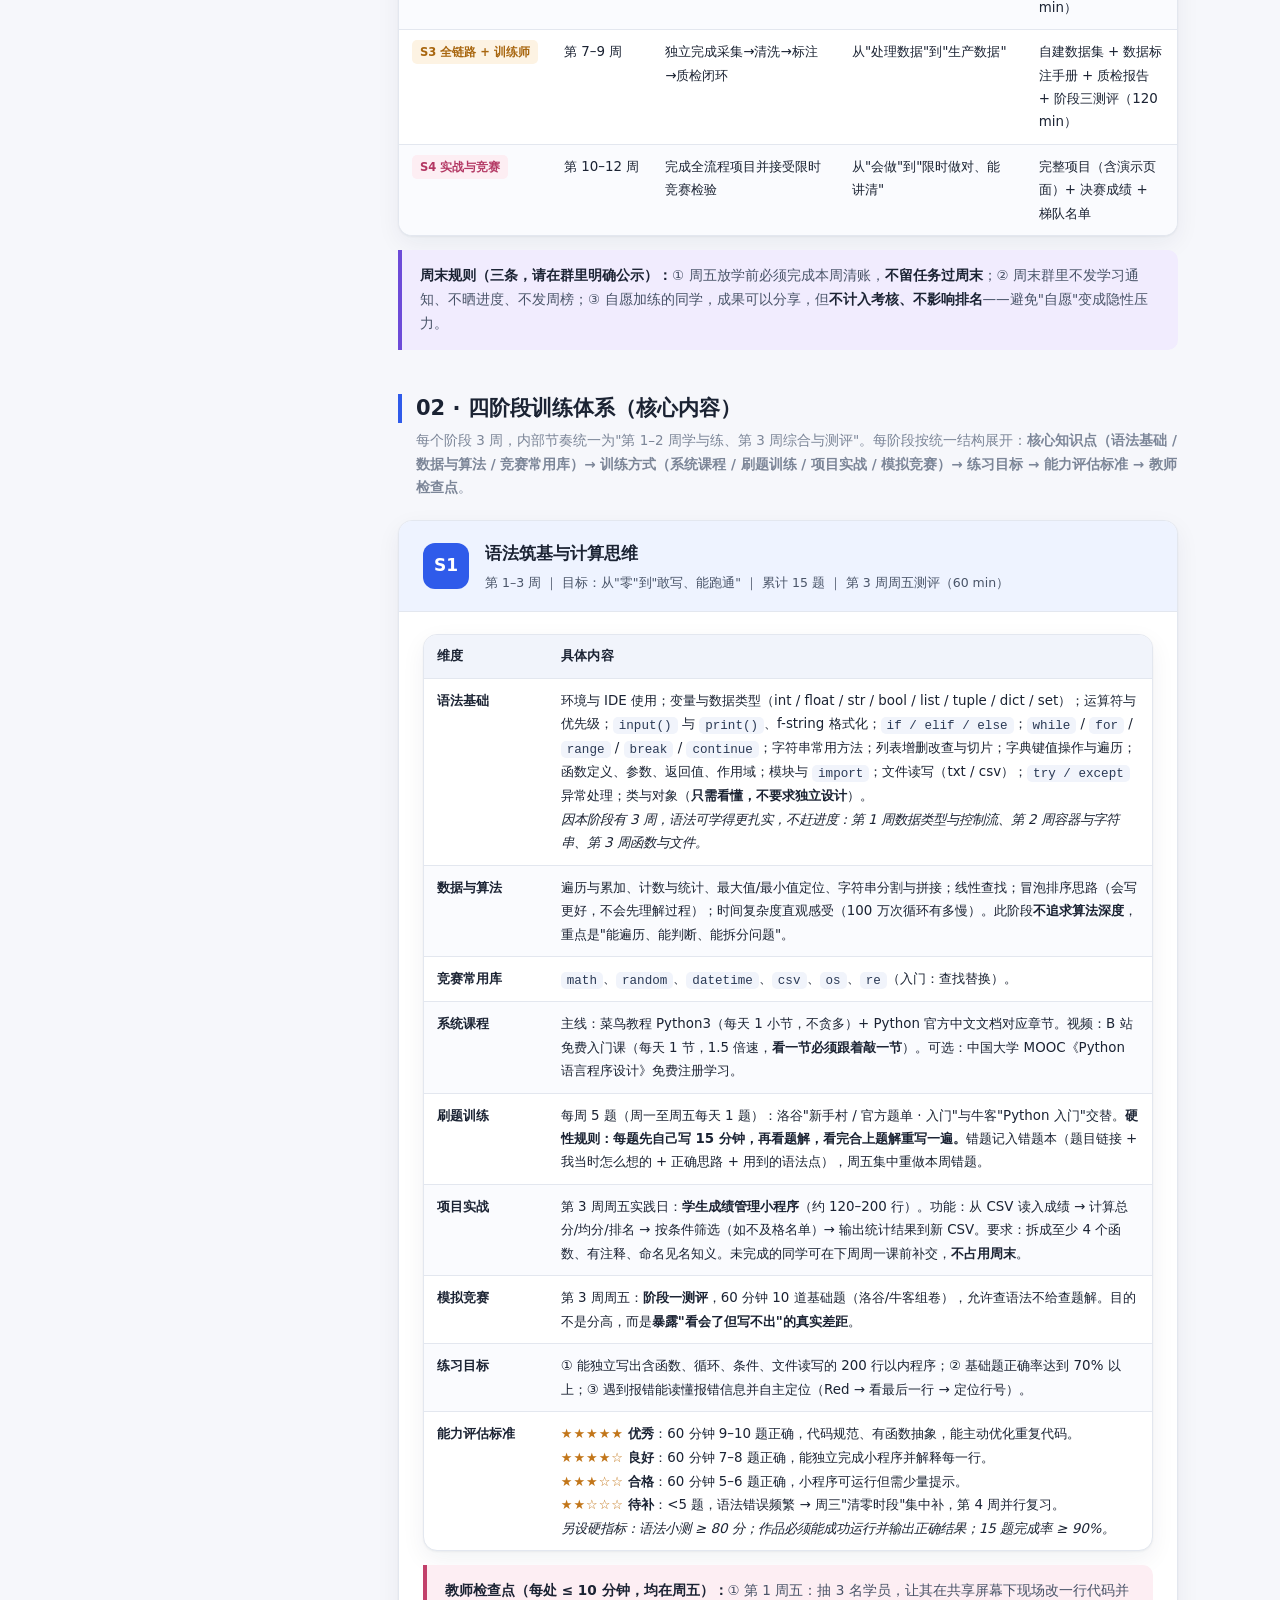
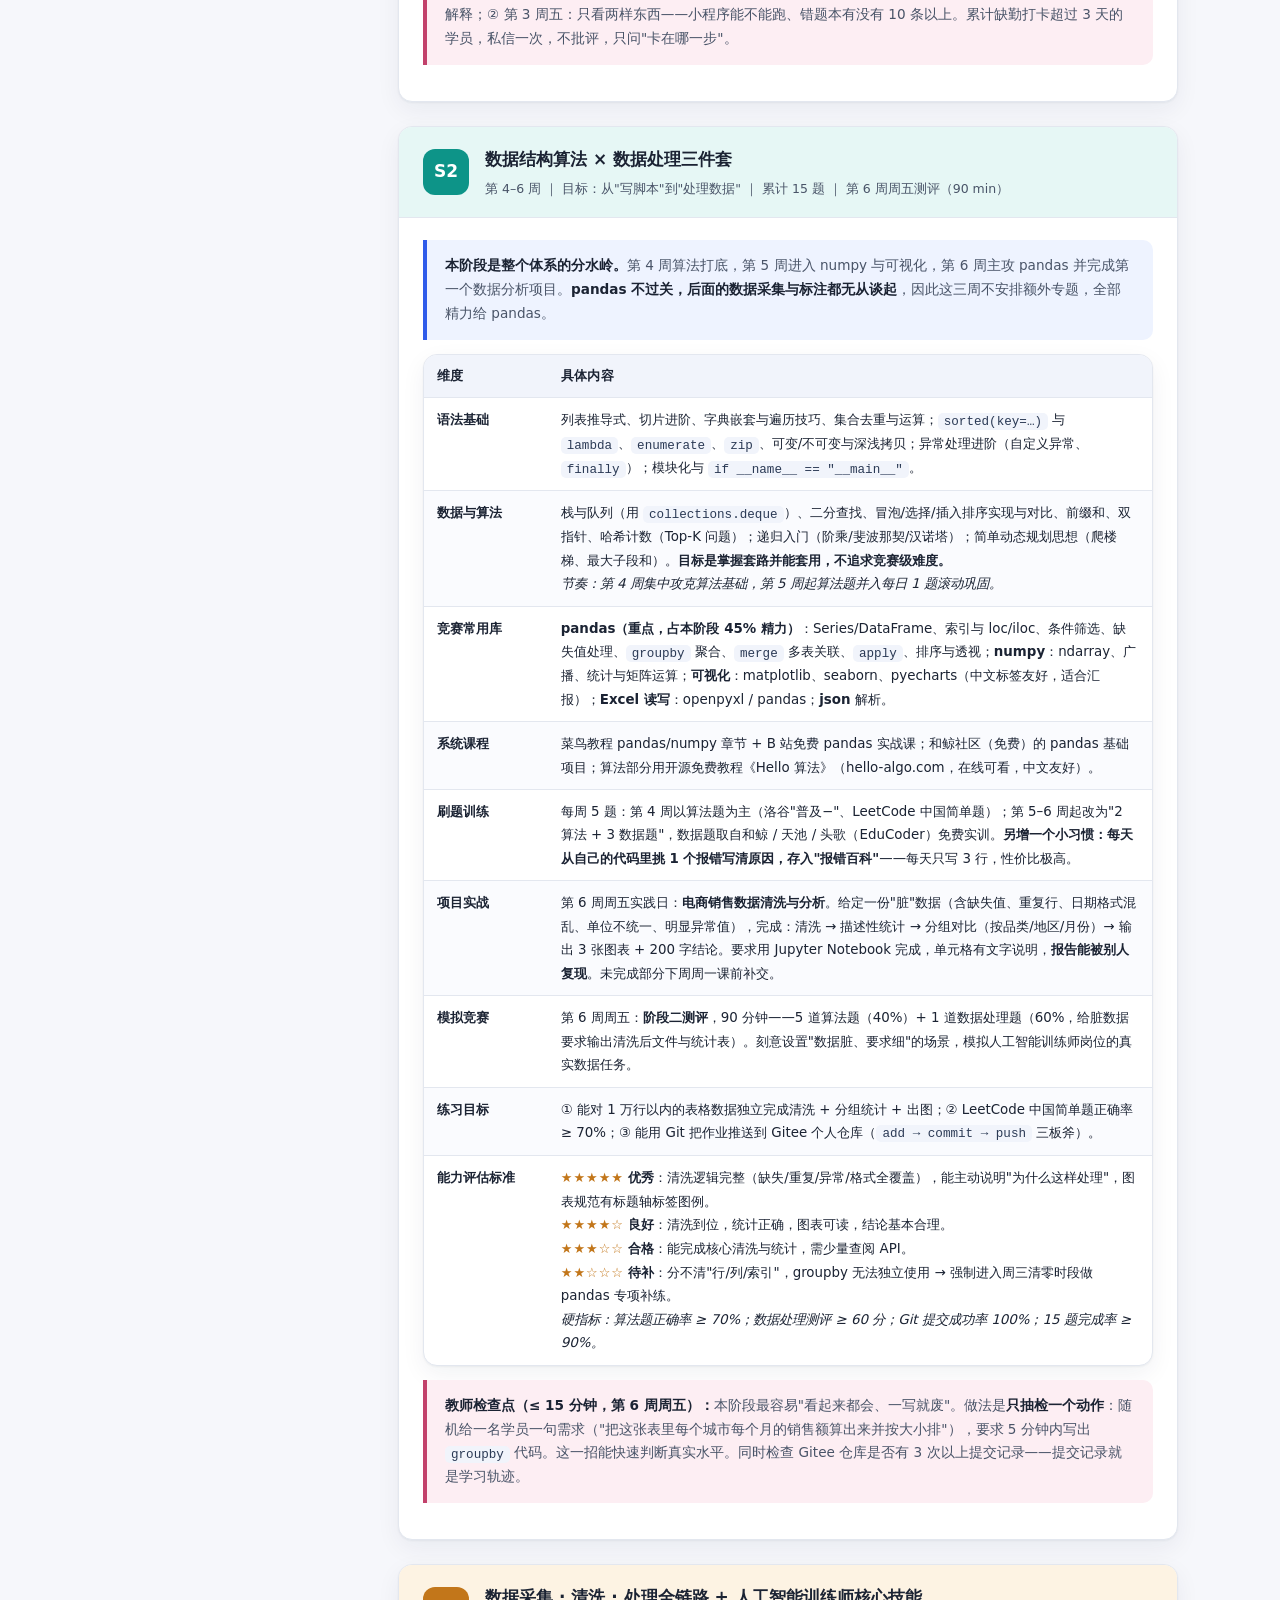
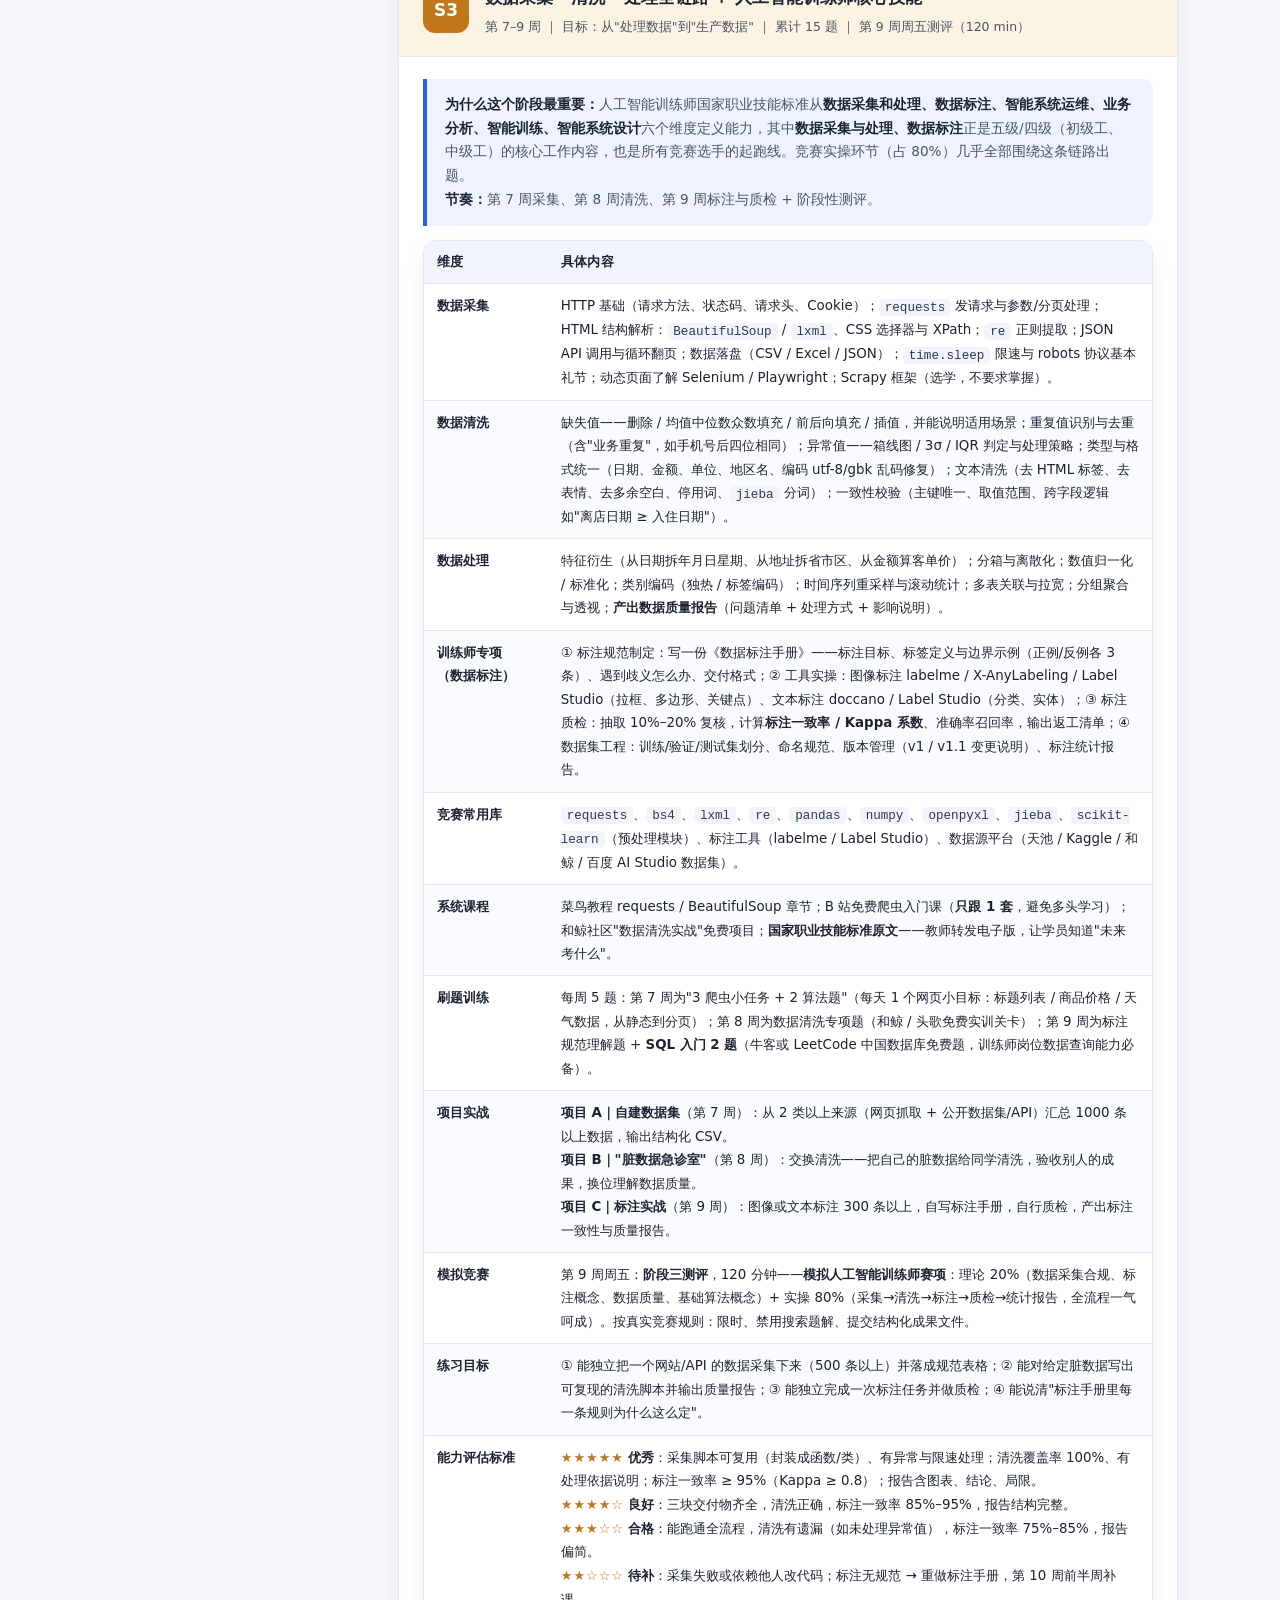
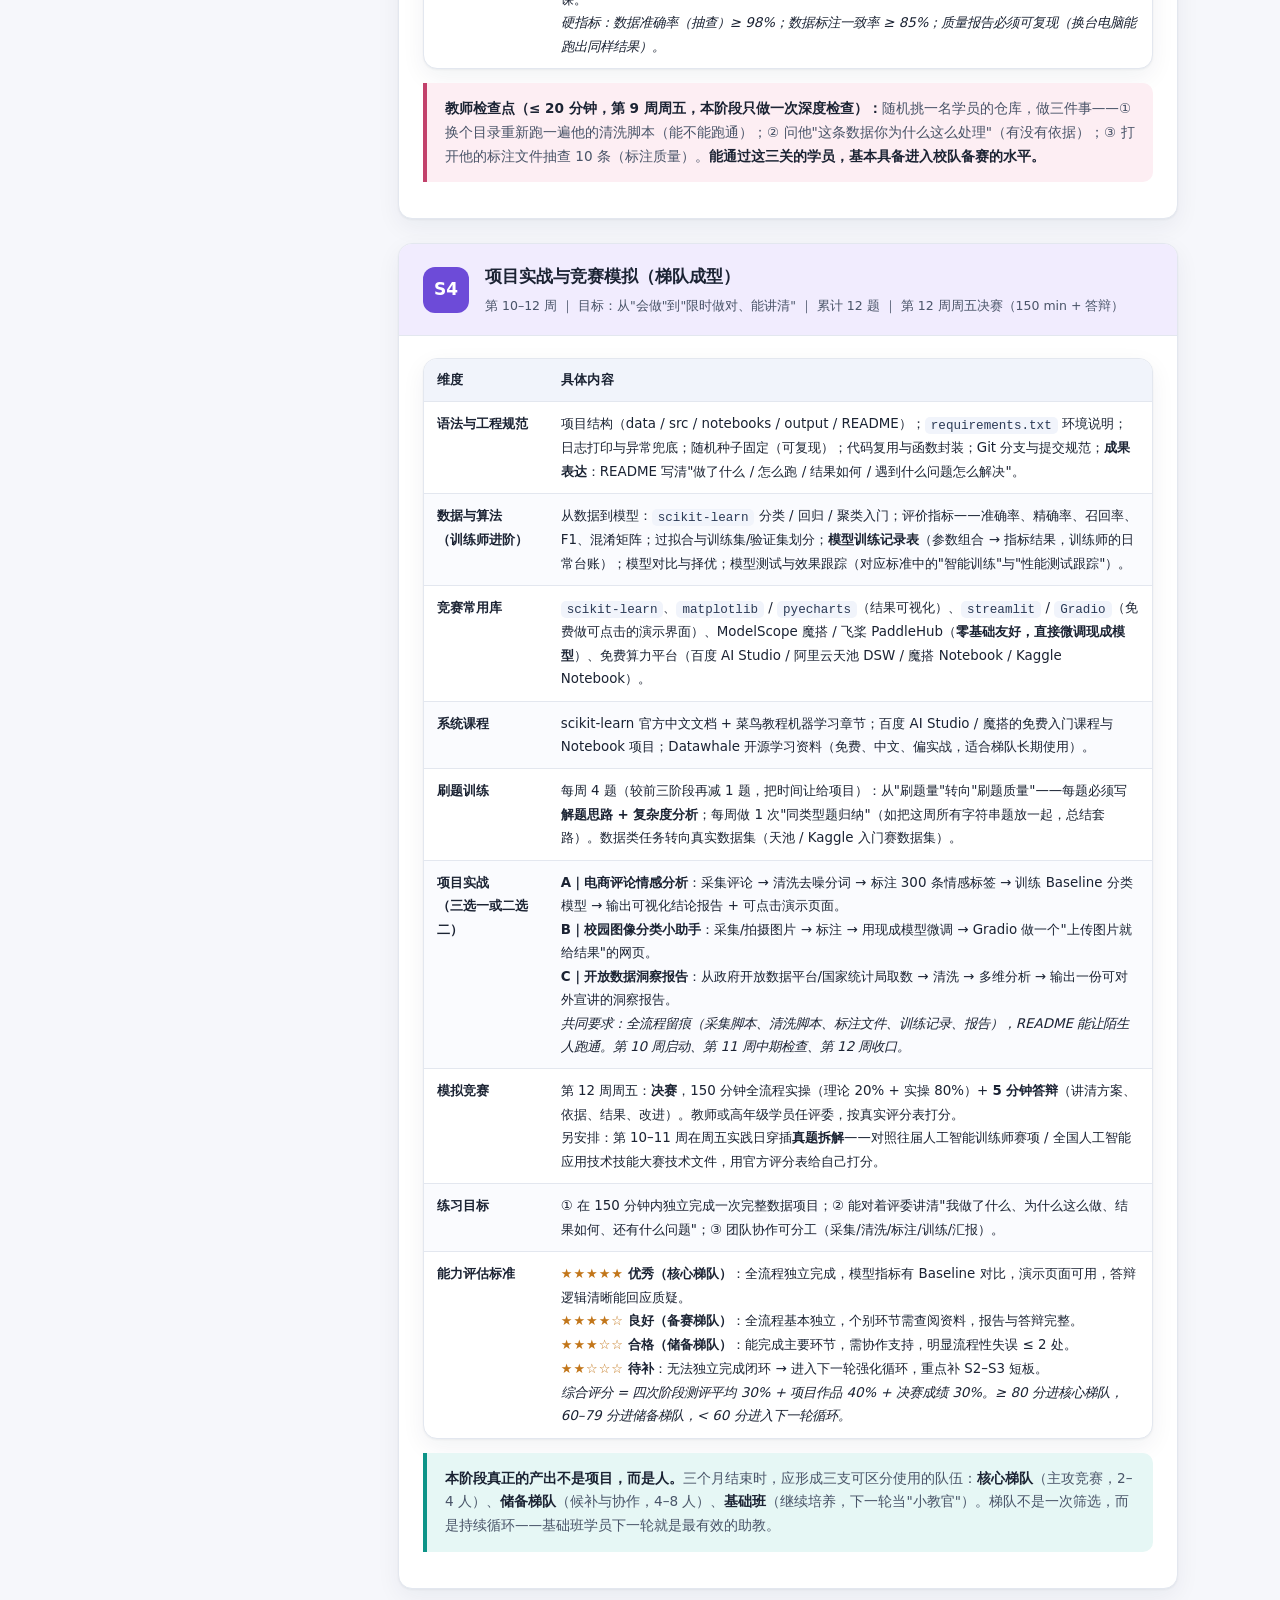
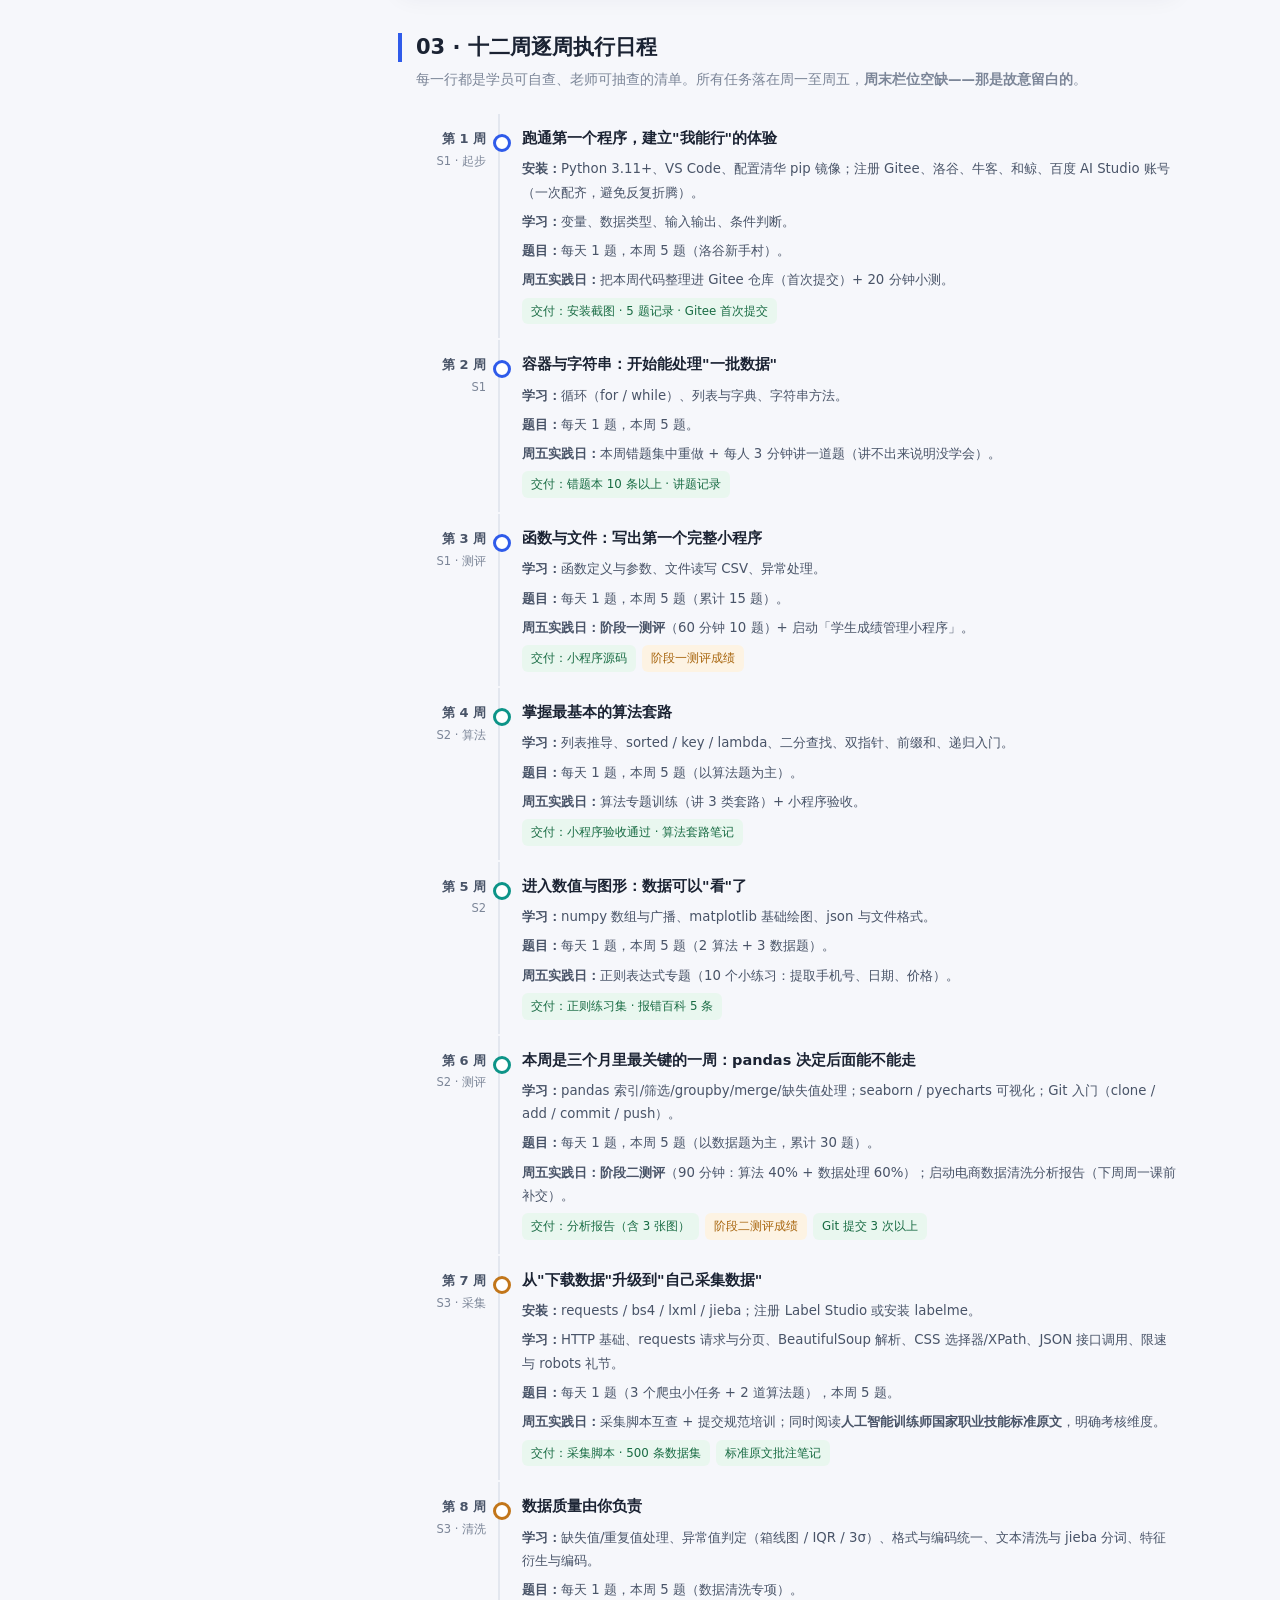
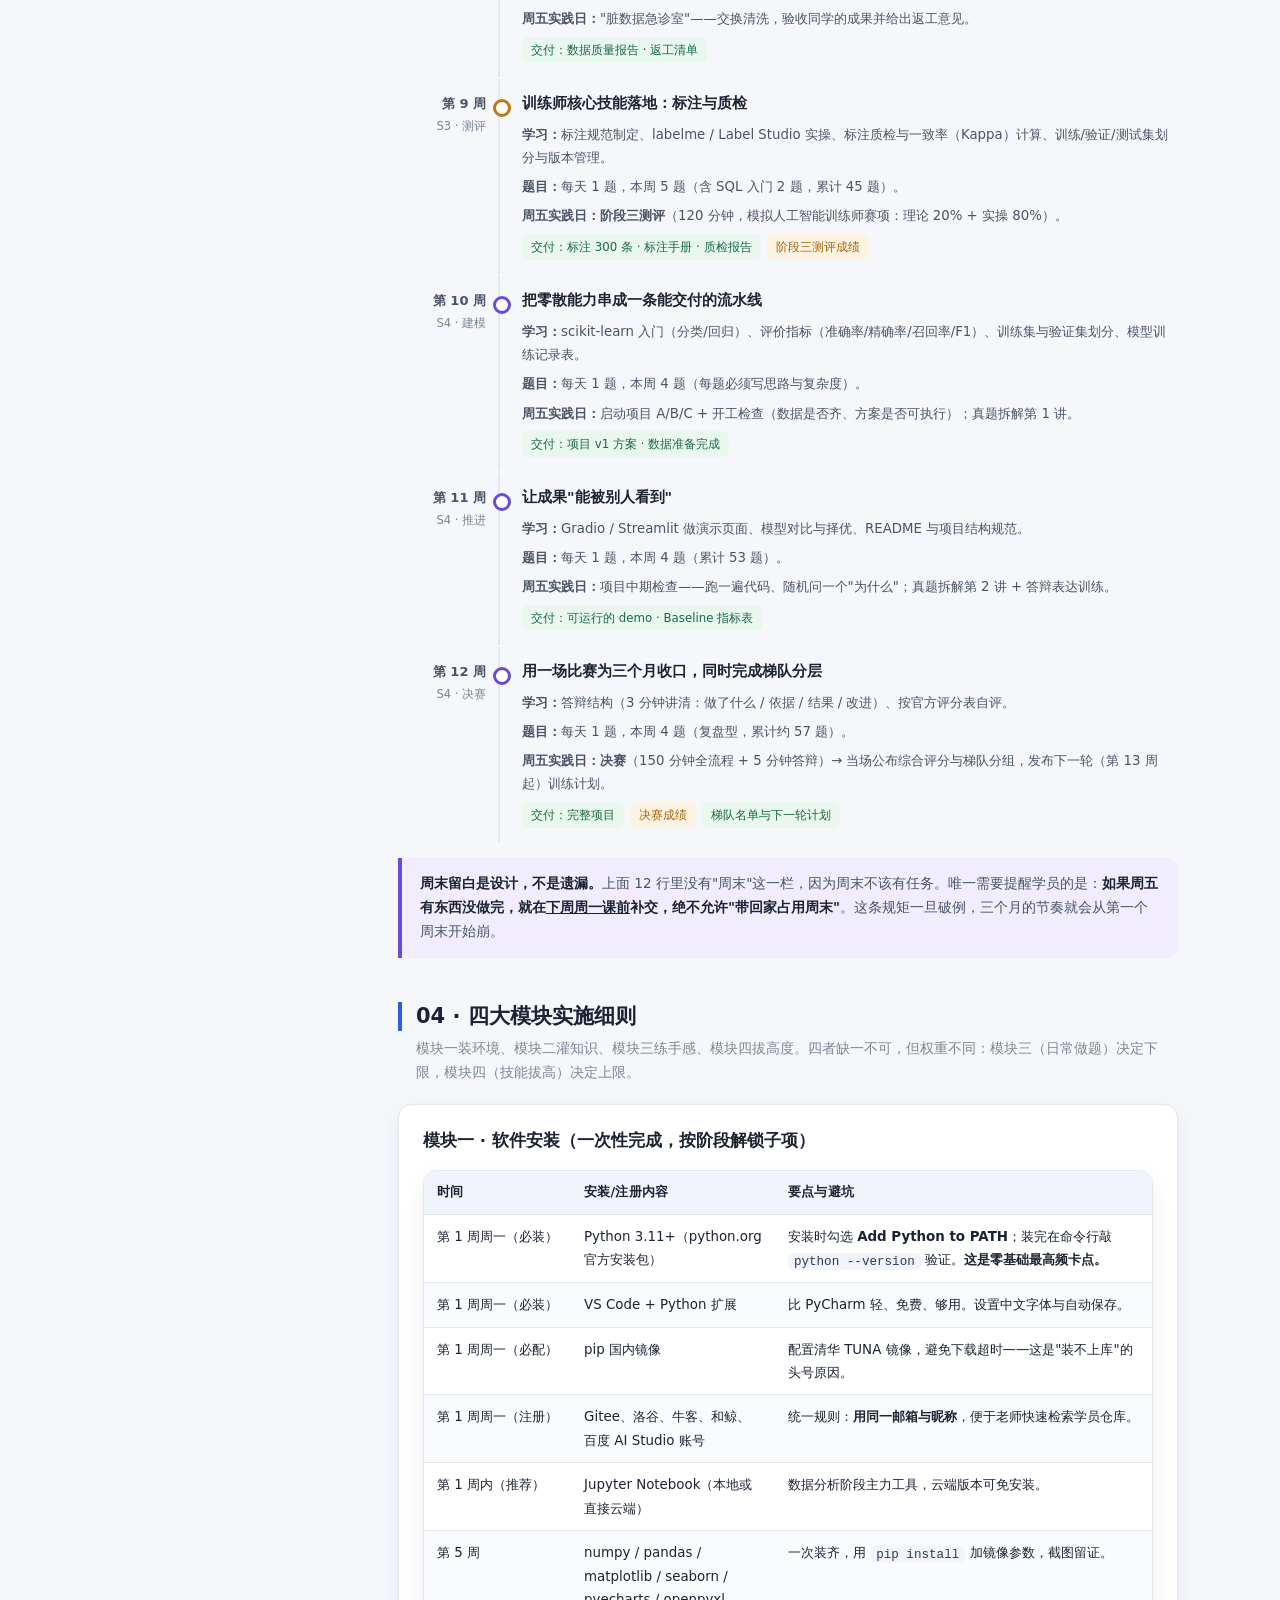
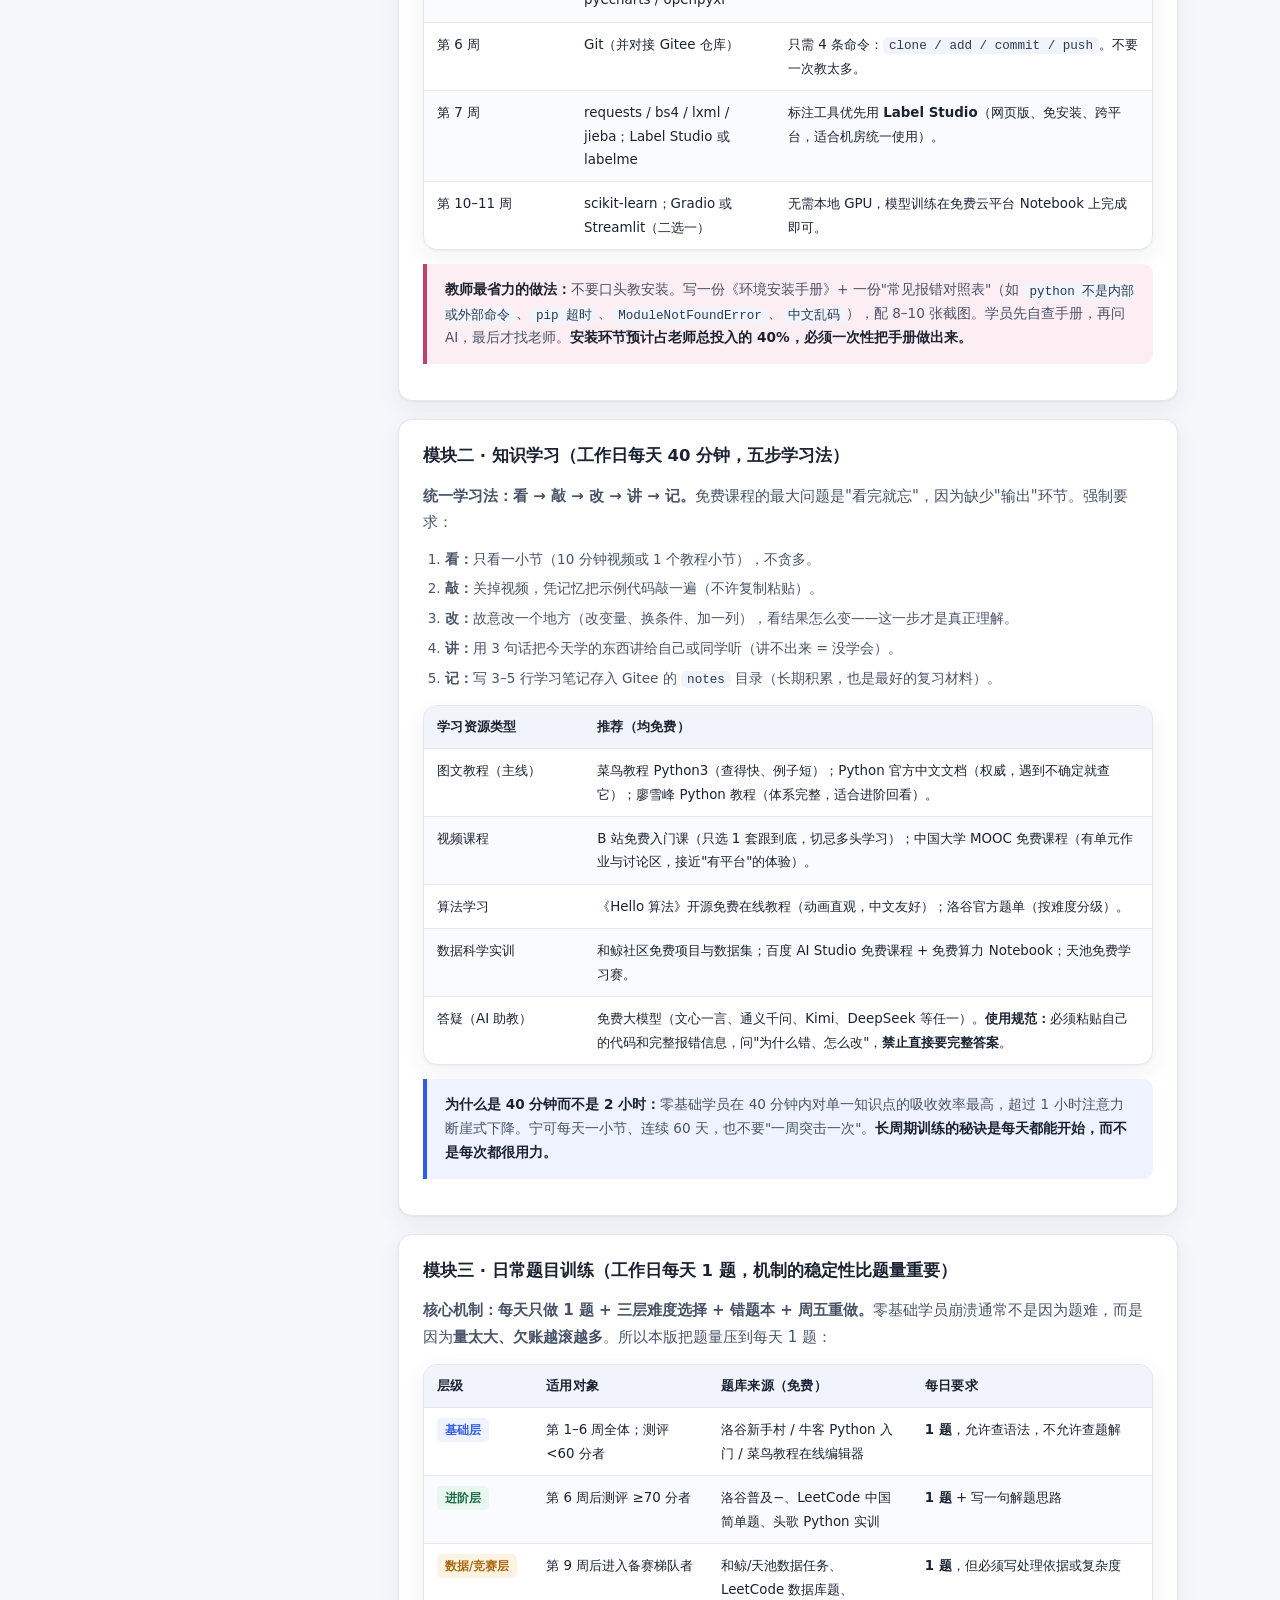
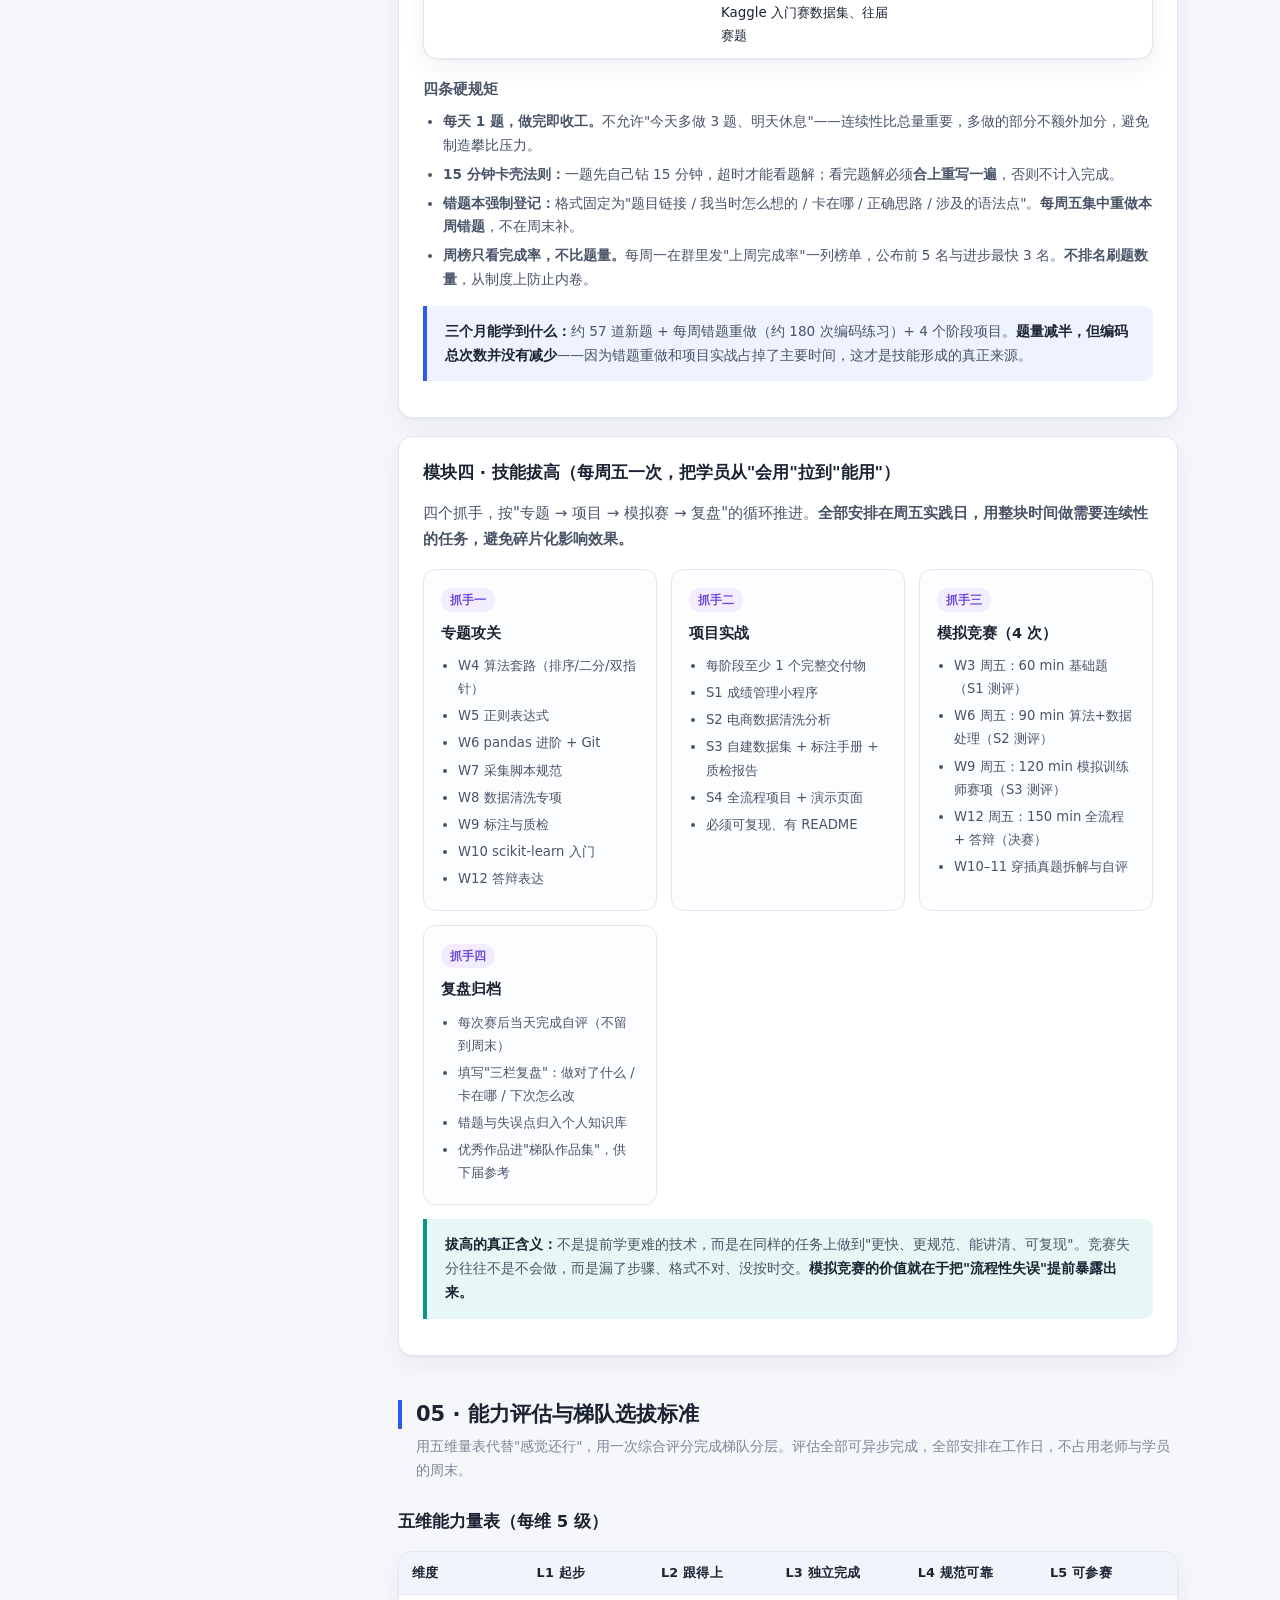
<file: training.html>
<!DOCTYPE html>
<html lang="zh-CN">
<head>
<meta charset="UTF-8">
<meta name="viewport" content="width=device-width, initial-scale=1.0">
<title>AI 竞赛梯队 · 三个月 Python 训练体系 · 数信元宇宙</title>
<meta name="description" content="数信元宇宙整理的人工智能竞赛梯队零基础学员三个月 Python 学习训练体系：四阶段十二周日程、四大模块实施细则、能力评估与免费平台清单。">
<link rel="icon" href="data:image/svg+xml,%3Csvg xmlns='http://www.w3.org/2000/svg' viewBox='0 0 64 64'%3E%3Crect width='64' height='64' rx='14' fill='%232f5bea'/%3E%3Ctext x='32' y='43' font-size='32' font-family='sans-serif' font-weight='bold' fill='%23ffffff' text-anchor='middle'%3E%E6%95%B0%3C/text%3E%3C/svg%3E">
<link rel="stylesheet" href="assets/css/style.css">
<link rel="stylesheet" href="assets/css/training.css">
</head>
<body>
<a class="skip-link" href="#main">跳到主要内容</a>

<header class="site-top">
  <div class="shell">
    <a class="brand" href="index.html">
      <span class="logo">数信</span>
      <span class="brand-text">
        <strong>数信元宇宙</strong>
        <small>一粟</small>
      </span>
    </a>
    <button class="nav-toggle" id="navToggle" aria-label="展开导航菜单" aria-expanded="false" aria-controls="siteNav">☰</button>
    <nav class="site-nav" id="siteNav" aria-label="主导航">
      <a href="index.html">首页</a>
      <a href="links.html">相关链接</a>
      <a href="training.html" class="active">AI 训练体系</a>
    </nav>
  </div>
</header>

<div class="page-head">
  <div class="shell">
    <p class="crumb"><a href="index.html">首页</a> / AI 训练体系</p>
    <h1>人工智能竞赛梯队建设 · 零基础学员三个月 Python 学习训练体系</h1>
    <p>四个阶段、十二周、工作日训练周末留白；配套四大模块实施细则、能力评估标准与常用平台清单，可直接用于梯队选拔与日常带训。</p>
    <div class="hero-actions" style="margin-top:20px">
      <button class="btn btn-solid btn-sm" id="printBtn" type="button">打印 / 存为 PDF</button>
      <a class="btn btn-ghost btn-sm" href="links.html">查看常用平台清单</a>
    </div>
  </div>
</div>

<main id="main" class="shell">
  <div class="layout-side">
    <aside class="toc-side">
<nav class="toc">
  <h2>目 录</h2>
  <ol>
    <li><a href="#s0"><span class="num">00</span>设计前提与约束对策</a></li>
    <li><a href="#s1"><span class="num">01</span>体系总览与每日节律</a></li>
    <li><a href="#s2"><span class="num">02</span>四阶段训练体系（核心）</a></li>
    <li><a href="#s3"><span class="num">03</span>十二周逐周执行日程</a></li>
    <li><a href="#s4"><span class="num">04</span>四大模块实施细则</a></li>
    <li><a href="#s5"><span class="num">05</span>能力评估与梯队选拔标准</a></li>
    <li><a href="#s6"><span class="num">06</span>免费在线平台清单</a></li>
    <li><a href="#s7"><span class="num">07</span>教师碎片时间操作手册</a></li>
    <li><a href="#s8"><span class="num">08</span>风险预案与合规提醒</a></li>
  </ol>
</nav>
    </aside>
    <div class="doc-body">
<section id="s0">
  <h2 class="sec">00 · 设计前提与约束对策</h2>
  <p class="sec-sub">先把"现实条件"写清楚，再决定"怎么教"，否则计划一定会停在纸面上。</p>

  <div class="banner">
    <div class="icon">休</div>
    <div>
      <h3>本版最重要的调整：周末完全空出来</h3>
      <p>所有学习与训练集中在<strong>周一至周五</strong>；<strong>周六、周日不布置任何任务</strong>，不打卡、不交作业、不发通知。周末只做一件事：想练的同学自愿加练，但<strong>不加分、不排名、不记录</strong>。原因很简单——三个月的长周期里，节奏不断比强度大更重要，休息是训练计划的一部分。</p>
    </div>
  </div>

  <div class="card">
    <h3 style="margin-top:0">学员画像（起点假设）</h3>
    <ul class="tight">
      <li><strong>基础：</strong>零编程经验；具备基本电脑操作（打字、文件管理）；数学到初中水平即可起步。</li>
      <li><strong>投入：</strong>周一至周四每天 <strong>1–1.5 小时</strong>；周五 <strong>1–1.5 小时</strong>（本周清账 + 实践/测评）。周末休息。</li>
      <li><strong>总时长：</strong>12 周 × 5 个训练日 ≈ 60 个训练日，累计约 <strong>90–100 学时</strong>。</li>
      <li><strong>题量：</strong>每天 1 题，12 周累计约 <strong>55–60 题</strong>（含错题重做与实际编码，编码量已足够）。</li>
      <li><strong>目标：</strong>从"不会写代码"到"能独立完成一次数据采集—清洗—标注—训练—报告的完整闭环"，并进入竞赛备赛梯队。</li>
      <li><strong>能力坐标：</strong>《人工智能训练师国家职业技能标准》（职业编码 <strong>4-04-05-05</strong>）中，五级/初级工培训参考学时 60 学时、四级/中级工 50 学时。本方案 90 学时已完整覆盖五级要求，并进入四级能力区间。赛项对接全国人工智能应用技术技能大赛"人工智能训练师 S"赛项（理论 20% + 实操 80%）。</li>
    </ul>

    <h3>四条硬约束 → 四条设计对策</h3>
    <div class="tbl-wrap">
      <table>
        <thead>
          <tr><th style="width:21%">现实约束</th><th style="width:38%">造成的问题</th><th>本方案的对策</th></tr>
        </thead>
        <tbody>
          <tr>
            <td><strong>学员零基础<br>且易疲劳流失</strong></td>
            <td>原"每天 2 题 + 周末加练"的强度过高，第 3–4 周即出现大面积掉队</td>
            <td><strong>砍掉一半题量</strong>：每天只做 1 题，做完即收工；<strong>周末零任务</strong>；每周只保留 1 个"能给别人看"的小成果以维持成就感和动机。</td>
          </tr>
          <tr>
            <td><strong>学校无学习平台</strong></td>
            <td>没有课程发布、作业收取、进度统计的统一入口</td>
            <td>用<strong>免费在线工具拼出一套"轻平台"</strong>：腾讯文档/问卷星管打卡与作业收集，Gitee 管代码，B 站/中国大学 MOOC 管课程，和鲸/百度 AI Studio 管实训。零采购、零部署。</td>
          </tr>
          <tr>
            <td><strong>指导老师只有碎片时间</strong></td>
            <td>无法长时间集中授课、无法逐一批改</td>
            <td>① <strong>任务清单化</strong>——学生照单自学，不依赖老师在场；② <strong>AI 助教前置答疑</strong>——学生先问免费大模型，带着"仍不懂的点"来找老师；③ <strong>学生自治</strong>——设"小教官"轮值；④ <strong>异步验收</strong>——交 3 分钟录屏 + 代码仓库链接。<strong>老师的交互全部安排在工作日，不占用老师周末。</strong></td>
          </tr>
          <tr>
            <td><strong>周期长达三个月</strong></td>
            <td>中途松劲、节奏断裂、后期赶工</td>
            <td><strong>用固定周节律对抗疲劳</strong>：周一至周四"学 + 1 题"，周五"清账 + 实践/测评"，周末休息。每 3 周一个阶段，每阶段末的周五做一次限时测评，把长期目标切成 4 个可见的台阶。</td>
          </tr>
        </tbody>
      </table>
    </div>

    <div class="note ok">
      <strong>一句话原则：</strong>老师不负责"讲完所有知识"，只负责<strong>定标准、给清单、断关键点、验结果</strong>；学员不追求"学得多"，只要做到<strong>每天不断更</strong>。三个月的胜负手是持续性，不是强度。
    </div>

    <div class="note warn">
      <strong>关于题量为什么能减：</strong>原方案每天 2 题 + 周末加练，12 周会累积到 100 题以上，对零基础学员是明显的过载。本版压减到每天 1 题（约 55–60 题），但配套两个"增量"：① <strong>错题重做</strong>（每周五重做本周错题，实际编码遍数不减）；② <strong>项目实战</strong>（每阶段至少 1 个完整交付物，其编码量远超题目）。结果是<strong>题少了，写代码的时间没少，但心理负担显著降低</strong>。
    </div>
  </div>
</section>

<!-- ══════════ 01 ══════════ -->
<section id="s1">
  <h2 class="sec">01 · 体系总览与每日节律</h2>
  <p class="sec-sub">纵向是能力进阶（四阶段 × 3 周），横向是每个训练日的固定动作（四模块）。节律固定下来，学员就不需要靠意志力坚持。</p>

  <h3>一周节律表（周一至周五有任务，周末休息）</h3>
  <div class="tbl-wrap">
    <table>
      <thead><tr><th style="width:14%">时间</th><th style="width:22%">主要动作</th><th style="width:26%">内容</th><th>时长与要求</th></tr></thead>
      <tbody>
        <tr>
          <td class="nowrap"><strong>周一</strong></td><td>知识学习 + 1 题</td>
          <td>本周新知识第 1 节 + 基础题 1 道</td><td>学习 40 min + 题目 30 min + 笔记 10 min</td>
        </tr>
        <tr>
          <td class="nowrap"><strong>周二</strong></td><td>知识学习 + 1 题</td>
          <td>第 2 节 + 基础题 1 道</td><td>同上</td>
        </tr>
        <tr>
          <td class="nowrap"><strong>周三</strong></td><td>知识学习 + 1 题</td>
          <td>第 3 节 + 应用题 1 道</td><td>同上；<strong>周三为"清零时段"</strong>，补前两天的欠账，不新增内容</td>
        </tr>
        <tr>
          <td class="nowrap"><strong>周四</strong></td><td>知识学习 + 1 题</td>
          <td>第 4 节 + 应用题 1 道</td><td>同上</td>
        </tr>
        <tr style="background:#f7f4ff;">
          <td class="nowrap"><strong>周五</strong></td><td><strong>清账日 + 实践/测评</strong></td>
          <td>本周知识小结 + 重做本周错题 + 项目实战 / 限时测评（每 3 周一次）</td><td>60–90 min。<strong>本周清账在此收口</strong>，不留尾巴到周末</td>
        </tr>
        <tr style="background:#fafbfe;">
          <td class="nowrap"><strong>周六 / 周日</strong></td><td><strong>休息</strong></td>
          <td>不布置任务、不打卡、不催交</td><td><strong>0 任务</strong>。自愿加练不加分、不记录</td>
        </tr>
      </tbody>
    </table>
  </div>

  <h3>四大模块总览</h3>
  <div class="mods">
    <div class="mod m1">
      <span class="tag">模块一 · 一次性 + 阶段升级</span>
      <h4>软件安装</h4>
      <ul>
        <li>本地：Python、VS Code、pip 国内镜像</li>
        <li>云端：AI Studio / 魔搭 / 天池（免费算力）</li>
        <li>按阶段解锁：Git（S2）、标注工具（S3）、Gradio（S4）</li>
        <li>统一安装手册 + 常见报错速查</li>
      </ul>
    </div>
    <div class="mod m2">
      <span class="tag">模块二 · 工作日每天 40 min</span>
      <h4>知识学习</h4>
      <ul>
        <li>主线：菜鸟教程 + 官方中文文档</li>
        <li>视频：B 站免费课 / 中国大学 MOOC</li>
        <li>方法：看 → 敲 → 改 → 讲 → 记</li>
        <li>每天 3–5 行学习笔记，只学一小节</li>
      </ul>
    </div>
    <div class="mod m3">
      <span class="tag">模块三 · 工作日每天 1 题</span>
      <h4>日常题目训练</h4>
      <ul>
        <li>题库分层：洛谷新手村 / 牛客 / LeetCode 中国</li>
        <li><strong>每天仅 1 题</strong>（约 30 min 收工）</li>
        <li>错题本强制登记，周五集中重做</li>
        <li>周榜只看"完成率"，不比题量</li>
      </ul>
    </div>
    <div class="mod m4">
      <span class="tag">模块四 · 每周五 1 次</span>
      <h4>技能拔高</h4>
      <ul>
        <li>专题攻关（正则、pandas 进阶、爬虫）</li>
        <li>项目实战（每阶段 1 个完整交付物）</li>
        <li>限时测评（每 3 周一次，共 4 次）</li>
        <li>复盘归档 + 真题拆解</li>
      </ul>
    </div>
  </div>

  <h3>能力进阶主线（四阶段 × 3 周）</h3>
  <div class="tbl-wrap">
    <table>
      <thead>
        <tr><th style="width:14%">阶段</th><th style="width:10%">周次</th><th style="width:24%">能力目标</th><th style="width:24%">关键跃迁</th><th>阶段交付物</th></tr>
      </thead>
      <tbody>
        <tr>
          <td><span class="lv b">S1 语法筑基</span></td><td class="nowrap">第 1–3 周</td>
          <td>能读懂并写出 200 行以内的程序</td>
          <td>从"不懂代码"到"敢写、能跑通"</td>
          <td>成绩管理小程序 + 阶段一测评（60 min）</td>
        </tr>
        <tr>
          <td><span class="lv a">S2 数据与算法</span></td><td class="nowrap">第 4–6 周</td>
          <td>用 pandas 处理万行级表格；掌握基础算法套路</td>
          <td>从"写脚本"到"处理数据"</td>
          <td>脏数据清洗分析报告 + 阶段二测评（90 min）</td>
        </tr>
        <tr>
          <td><span class="lv c">S3 全链路 + 训练师</span></td><td class="nowrap">第 7–9 周</td>
          <td>独立完成采集→清洗→标注→质检闭环</td>
          <td>从"处理数据"到"生产数据"</td>
          <td>自建数据集 + 数据标注手册 + 质检报告 + 阶段三测评（120 min）</td>
        </tr>
        <tr>
          <td><span class="lv d">S4 实战与竞赛</span></td><td class="nowrap">第 10–12 周</td>
          <td>完成全流程项目并接受限时竞赛检验</td>
          <td>从"会做"到"限时做对、能讲清"</td>
          <td>完整项目（含演示页面）+ 决赛成绩 + 梯队名单</td>
        </tr>
      </tbody>
    </table>
  </div>

  <div class="note rest">
    <strong>周末规则（三条，请在群里明确公示）：</strong>① 周五放学前必须完成本周清账，<strong>不留任务过周末</strong>；② 周末群里不发学习通知、不晒进度、不发周榜；③ 自愿加练的同学，成果可以分享，但<strong>不计入考核、不影响排名</strong>——避免"自愿"变成隐性压力。
  </div>
</section>

<!-- ══════════ 02 ══════════ -->
<section id="s2">
  <h2 class="sec">02 · 四阶段训练体系（核心内容）</h2>
  <p class="sec-sub">每个阶段 3 周，内部节奏统一为"第 1–2 周学与练、第 3 周综合与测评"。每阶段按统一结构展开：<strong>核心知识点（语法基础 / 数据与算法 / 竞赛常用库）→ 训练方式（系统课程 / 刷题训练 / 项目实战 / 模拟竞赛）→ 练习目标 → 能力评估标准 → 教师检查点</strong>。</p>

  <!-- ── S1 ── -->
  <div class="stage s1">
    <div class="stage-head">
      <div class="badge">S1</div>
      <div>
        <h3>语法筑基与计算思维</h3>
        <div class="when">第 1–3 周 ｜ 目标：从"零"到"敢写、能跑通" ｜ 累计 15 题 ｜ 第 3 周周五测评（60 min）</div>
      </div>
    </div>
    <div class="stage-body">
      <div class="tbl-wrap">
        <table>
          <thead><tr><th style="width:17%">维度</th><th>具体内容</th></tr></thead>
          <tbody>
            <tr>
              <td><strong>语法基础</strong></td>
              <td>环境与 IDE 使用；变量与数据类型（int / float / str / bool / list / tuple / dict / set）；运算符与优先级；<code>input()</code> 与 <code>print()</code>、f-string 格式化；<code>if / elif / else</code>；<code>while</code> / <code>for</code> / <code>range</code> / <code>break</code> / <code>continue</code>；字符串常用方法；列表增删改查与切片；字典键值操作与遍历；函数定义、参数、返回值、作用域；模块与 <code>import</code>；文件读写（txt / csv）；<code>try / except</code> 异常处理；类与对象（<strong>只需看懂，不要求独立设计</strong>）。<br><em>因本阶段有 3 周，语法可学得更扎实，不赶进度：第 1 周数据类型与控制流、第 2 周容器与字符串、第 3 周函数与文件。</em></td>
            </tr>
            <tr>
              <td><strong>数据与算法</strong></td>
              <td>遍历与累加、计数与统计、最大值/最小值定位、字符串分割与拼接；线性查找；冒泡排序思路（会写更好，不会先理解过程）；时间复杂度直观感受（100 万次循环有多慢）。此阶段<strong>不追求算法深度</strong>，重点是"能遍历、能判断、能拆分问题"。</td>
            </tr>
            <tr>
              <td><strong>竞赛常用库</strong></td>
              <td><code>math</code>、<code>random</code>、<code>datetime</code>、<code>csv</code>、<code>os</code>、<code>re</code>（入门：查找替换）。</td>
            </tr>
            <tr>
              <td><strong>系统课程</strong></td>
              <td>主线：菜鸟教程 Python3（每天 1 小节，不贪多）+ Python 官方中文文档对应章节。视频：B 站免费入门课（每天 1 节，1.5 倍速，<strong>看一节必须跟着敲一节</strong>）。可选：中国大学 MOOC《Python 语言程序设计》免费注册学习。</td>
            </tr>
            <tr>
              <td><strong>刷题训练</strong></td>
              <td>每周 5 题（周一至周五每天 1 题）：洛谷"新手村 / 官方题单 · 入门"与牛客"Python 入门"交替。<strong>硬性规则：每题先自己写 15 分钟，再看题解，看完合上题解重写一遍。</strong>错题记入错题本（题目链接 + 我当时怎么想的 + 正确思路 + 用到的语法点），周五集中重做本周错题。</td>
            </tr>
            <tr>
              <td><strong>项目实战</strong></td>
              <td>第 3 周周五实践日：<strong>学生成绩管理小程序</strong>（约 120–200 行）。功能：从 CSV 读入成绩 → 计算总分/均分/排名 → 按条件筛选（如不及格名单）→ 输出统计结果到新 CSV。要求：拆成至少 4 个函数、有注释、命名见名知义。未完成的同学可在下周周一课前补交，<strong>不占用周末</strong>。</td>
            </tr>
            <tr>
              <td><strong>模拟竞赛</strong></td>
              <td>第 3 周周五：<strong>阶段一测评</strong>，60 分钟 10 道基础题（洛谷/牛客组卷），允许查语法不给查题解。目的不是分高，而是<strong>暴露"看会了但写不出"的真实差距</strong>。</td>
            </tr>
            <tr>
              <td><strong>练习目标</strong></td>
              <td>① 能独立写出含函数、循环、条件、文件读写的 200 行以内程序；② 基础题正确率达到 70% 以上；③ 遇到报错能读懂报错信息并自主定位（Red → 看最后一行 → 定位行号）。</td>
            </tr>
            <tr>
              <td><strong>能力评估标准</strong></td>
              <td>
                <span class="stars">★★★★★</span> <strong>优秀</strong>：60 分钟 9–10 题正确，代码规范、有函数抽象，能主动优化重复代码。<br>
                <span class="stars">★★★★☆</span> <strong>良好</strong>：60 分钟 7–8 题正确，能独立完成小程序并解释每一行。<br>
                <span class="stars">★★★☆☆</span> <strong>合格</strong>：60 分钟 5–6 题正确，小程序可运行但需少量提示。<br>
                <span class="stars">★★☆☆☆</span> <strong>待补</strong>：&lt;5 题，语法错误频繁 → 周三"清零时段"集中补，第 4 周并行复习。<br>
                <em>另设硬指标：语法小测 ≥ 80 分；作品必须能成功运行并输出正确结果；15 题完成率 ≥ 90%。</em>
              </td>
            </tr>
          </tbody>
        </table>
      </div>
      <div class="note warn">
        <strong>教师检查点（每处 ≤ 10 分钟，均在周五）：</strong>① 第 1 周五：抽 3 名学员，让其在共享屏幕下现场改一行代码并解释；② 第 3 周五：只看两样东西——小程序能不能跑、错题本有没有 10 条以上。累计缺勤打卡超过 3 天的学员，私信一次，不批评，只问"卡在哪一步"。
      </div>
    </div>
  </div>

  <!-- ── S2 ── -->
  <div class="stage s2">
    <div class="stage-head">
      <div class="badge">S2</div>
      <div>
        <h3>数据结构算法 × 数据处理三件套</h3>
        <div class="when">第 4–6 周 ｜ 目标：从"写脚本"到"处理数据" ｜ 累计 15 题 ｜ 第 6 周周五测评（90 min）</div>
      </div>
    </div>
    <div class="stage-body">
      <div class="note">
        <strong>本阶段是整个体系的分水岭。</strong>第 4 周算法打底，第 5 周进入 numpy 与可视化，第 6 周主攻 pandas 并完成第一个数据分析项目。<strong>pandas 不过关，后面的数据采集与标注都无从谈起</strong>，因此这三周不安排额外专题，全部精力给 pandas。
      </div>
      <div class="tbl-wrap">
        <table>
          <thead><tr><th style="width:17%">维度</th><th>具体内容</th></tr></thead>
          <tbody>
            <tr>
              <td><strong>语法基础</strong></td>
              <td>列表推导式、切片进阶、字典嵌套与遍历技巧、集合去重与运算；<code>sorted(key=…)</code> 与 <code>lambda</code>、<code>enumerate</code>、<code>zip</code>、可变/不可变与深浅拷贝；异常处理进阶（自定义异常、<code>finally</code>）；模块化与 <code>if __name__ == "__main__"</code>。</td>
            </tr>
            <tr>
              <td><strong>数据与算法</strong></td>
              <td>栈与队列（用 <code>collections.deque</code>）、二分查找、冒泡/选择/插入排序实现与对比、前缀和、双指针、哈希计数（Top-K 问题）；递归入门（阶乘/斐波那契/汉诺塔）；简单动态规划思想（爬楼梯、最大子段和）。<strong>目标是掌握套路并能套用，不追求竞赛级难度。</strong><br><em>节奏：第 4 周集中攻克算法基础，第 5 周起算法题并入每日 1 题滚动巩固。</em></td>
            </tr>
            <tr>
              <td><strong>竞赛常用库</strong></td>
              <td><strong>pandas（重点，占本阶段 45% 精力）</strong>：Series/DataFrame、索引与 loc/iloc、条件筛选、缺失值处理、<code>groupby</code> 聚合、<code>merge</code> 多表关联、<code>apply</code>、排序与透视；<strong>numpy</strong>：ndarray、广播、统计与矩阵运算；<strong>可视化</strong>：matplotlib、seaborn、pyecharts（中文标签友好，适合汇报）；<strong>Excel 读写</strong>：openpyxl / pandas；<strong>json</strong> 解析。</td>
            </tr>
            <tr>
              <td><strong>系统课程</strong></td>
              <td>菜鸟教程 pandas/numpy 章节 + B 站免费 pandas 实战课；和鲸社区（免费）的 pandas 基础项目；算法部分用开源免费教程《Hello 算法》（hello-algo.com，在线可看，中文友好）。</td>
            </tr>
            <tr>
              <td><strong>刷题训练</strong></td>
              <td>每周 5 题：第 4 周以算法题为主（洛谷"普及−"、LeetCode 中国简单题）；第 5–6 周起改为"2 算法 + 3 数据题"，数据题取自和鲸 / 天池 / 头歌（EduCoder）免费实训。<strong>另增一个小习惯：每天从自己的代码里挑 1 个报错写清原因，存入"报错百科"</strong>——每天只写 3 行，性价比极高。</td>
            </tr>
            <tr>
              <td><strong>项目实战</strong></td>
              <td>第 6 周周五实践日：<strong>电商销售数据清洗与分析</strong>。给定一份"脏"数据（含缺失值、重复行、日期格式混乱、单位不统一、明显异常值），完成：清洗 → 描述性统计 → 分组对比（按品类/地区/月份）→ 输出 3 张图表 + 200 字结论。要求用 Jupyter Notebook 完成，单元格有文字说明，<strong>报告能被别人复现</strong>。未完成部分下周周一课前补交。</td>
            </tr>
            <tr>
              <td><strong>模拟竞赛</strong></td>
              <td>第 6 周周五：<strong>阶段二测评</strong>，90 分钟——5 道算法题（40%）+ 1 道数据处理题（60%，给脏数据要求输出清洗后文件与统计表）。刻意设置"数据脏、要求细"的场景，模拟人工智能训练师岗位的真实数据任务。</td>
            </tr>
            <tr>
              <td><strong>练习目标</strong></td>
              <td>① 能对 1 万行以内的表格数据独立完成清洗 + 分组统计 + 出图；② LeetCode 中国简单题正确率 ≥ 70%；③ 能用 Git 把作业推送到 Gitee 个人仓库（<code>add → commit → push</code> 三板斧）。</td>
            </tr>
            <tr>
              <td><strong>能力评估标准</strong></td>
              <td>
                <span class="stars">★★★★★</span> <strong>优秀</strong>：清洗逻辑完整（缺失/重复/异常/格式全覆盖），能主动说明"为什么这样处理"，图表规范有标题轴标签图例。<br>
                <span class="stars">★★★★☆</span> <strong>良好</strong>：清洗到位，统计正确，图表可读，结论基本合理。<br>
                <span class="stars">★★★☆☆</span> <strong>合格</strong>：能完成核心清洗与统计，需少量查阅 API。<br>
                <span class="stars">★★☆☆☆</span> <strong>待补</strong>：分不清"行/列/索引"，groupby 无法独立使用 → 强制进入周三清零时段做 pandas 专项补练。<br>
                <em>硬指标：算法题正确率 ≥ 70%；数据处理测评 ≥ 60 分；Git 提交成功率 100%；15 题完成率 ≥ 90%。</em>
              </td>
            </tr>
          </tbody>
        </table>
      </div>
      <div class="note warn">
        <strong>教师检查点（≤ 15 分钟，第 6 周周五）：</strong>本阶段最容易"看起来都会、一写就废"。做法是<strong>只抽检一个动作</strong>：随机给一名学员一句需求（"把这张表里每个城市每个月的销售额算出来并按大小排"），要求 5 分钟内写出 <code>groupby</code> 代码。这一招能快速判断真实水平。同时检查 Gitee 仓库是否有 3 次以上提交记录——提交记录就是学习轨迹。
      </div>
    </div>
  </div>

  <!-- ── S3 ── -->
  <div class="stage s3">
    <div class="stage-head">
      <div class="badge">S3</div>
      <div>
        <h3>数据采集 · 清洗 · 处理全链路 + 人工智能训练师核心技能</h3>
        <div class="when">第 7–9 周 ｜ 目标：从"处理数据"到"生产数据" ｜ 累计 15 题 ｜ 第 9 周周五测评（120 min）</div>
      </div>
    </div>
    <div class="stage-body">
      <div class="note">
        <strong>为什么这个阶段最重要：</strong>人工智能训练师国家职业技能标准从<strong>数据采集和处理、数据标注、智能系统运维、业务分析、智能训练、智能系统设计</strong>六个维度定义能力，其中<strong>数据采集与处理、数据标注</strong>正是五级/四级（初级工、中级工）的核心工作内容，也是所有竞赛选手的起跑线。竞赛实操环节（占 80%）几乎全部围绕这条链路出题。<br>
        <strong>节奏：</strong>第 7 周采集、第 8 周清洗、第 9 周标注与质检 + 阶段性测评。
      </div>
      <div class="tbl-wrap">
        <table>
          <thead><tr><th style="width:17%">维度</th><th>具体内容</th></tr></thead>
          <tbody>
            <tr>
              <td><strong>数据采集</strong></td>
              <td>HTTP 基础（请求方法、状态码、请求头、Cookie）；<code>requests</code> 发请求与参数/分页处理；HTML 结构解析：<code>BeautifulSoup</code> / <code>lxml</code>、CSS 选择器与 XPath；<code>re</code> 正则提取；JSON API 调用与循环翻页；数据落盘（CSV / Excel / JSON）；<code>time.sleep</code> 限速与 robots 协议基本礼节；动态页面了解 Selenium / Playwright；Scrapy 框架（选学，不要求掌握）。</td>
            </tr>
            <tr>
              <td><strong>数据清洗</strong></td>
              <td>缺失值——删除 / 均值中位数众数填充 / 前后向填充 / 插值，并能说明适用场景；重复值识别与去重（含"业务重复"，如手机号后四位相同）；异常值——箱线图 / 3σ / IQR 判定与处理策略；类型与格式统一（日期、金额、单位、地区名、编码 utf-8/gbk 乱码修复）；文本清洗（去 HTML 标签、去表情、去多余空白、停用词、<code>jieba</code> 分词）；一致性校验（主键唯一、取值范围、跨字段逻辑如"离店日期 ≥ 入住日期"）。</td>
            </tr>
            <tr>
              <td><strong>数据处理</strong></td>
              <td>特征衍生（从日期拆年月日星期、从地址拆省市区、从金额算客单价）；分箱与离散化；数值归一化 / 标准化；类别编码（独热 / 标签编码）；时间序列重采样与滚动统计；多表关联与拉宽；分组聚合与透视；<strong>产出数据质量报告</strong>（问题清单 + 处理方式 + 影响说明）。</td>
            </tr>
            <tr>
              <td><strong>训练师专项<br>（数据标注）</strong></td>
              <td>① 标注规范制定：写一份《数据标注手册》——标注目标、标签定义与边界示例（正例/反例各 3 条）、遇到歧义怎么办、交付格式；② 工具实操：图像标注 labelme / X-AnyLabeling / Label Studio（拉框、多边形、关键点）、文本标注 doccano / Label Studio（分类、实体）；③ 标注质检：抽取 10%–20% 复核，计算<strong>标注一致率 / Kappa 系数</strong>、准确率召回率，输出返工清单；④ 数据集工程：训练/验证/测试集划分、命名规范、版本管理（v1 / v1.1 变更说明）、标注统计报告。</td>
            </tr>
            <tr>
              <td><strong>竞赛常用库</strong></td>
              <td><code>requests</code>、<code>bs4</code>、<code>lxml</code>、<code>re</code>、<code>pandas</code>、<code>numpy</code>、<code>openpyxl</code>、<code>jieba</code>、<code>scikit-learn</code>（预处理模块）、标注工具（labelme / Label Studio）、数据源平台（天池 / Kaggle / 和鲸 / 百度 AI Studio 数据集）。</td>
            </tr>
            <tr>
              <td><strong>系统课程</strong></td>
              <td>菜鸟教程 requests / BeautifulSoup 章节；B 站免费爬虫入门课（<strong>只跟 1 套</strong>，避免多头学习）；和鲸社区"数据清洗实战"免费项目；<strong>国家职业技能标准原文</strong>——教师转发电子版，让学员知道"未来考什么"。</td>
            </tr>
            <tr>
              <td><strong>刷题训练</strong></td>
              <td>每周 5 题：第 7 周为"3 爬虫小任务 + 2 算法题"（每天 1 个网页小目标：标题列表 / 商品价格 / 天气数据，从静态到分页）；第 8 周为数据清洗专项题（和鲸 / 头歌免费实训关卡）；第 9 周为标注规范理解题 + <strong>SQL 入门 2 题</strong>（牛客或 LeetCode 中国数据库免费题，训练师岗位数据查询能力必备）。</td>
            </tr>
            <tr>
              <td><strong>项目实战</strong></td>
              <td><strong>项目 A｜自建数据集</strong>（第 7 周）：从 2 类以上来源（网页抓取 + 公开数据集/API）汇总 1000 条以上数据，输出结构化 CSV。<br>
                  <strong>项目 B｜"脏数据急诊室"</strong>（第 8 周）：交换清洗——把自己的脏数据给同学清洗，验收别人的成果，换位理解数据质量。<br>
                  <strong>项目 C｜标注实战</strong>（第 9 周）：图像或文本标注 300 条以上，自写标注手册，自行质检，产出标注一致性与质量报告。</td>
            </tr>
            <tr>
              <td><strong>模拟竞赛</strong></td>
              <td>第 9 周周五：<strong>阶段三测评</strong>，120 分钟——<strong>模拟人工智能训练师赛项</strong>：理论 20%（数据采集合规、标注概念、数据质量、基础算法概念）+ 实操 80%（采集→清洗→标注→质检→统计报告，全流程一气呵成）。按真实竞赛规则：限时、禁用搜索题解、提交结构化成果文件。</td>
            </tr>
            <tr>
              <td><strong>练习目标</strong></td>
              <td>① 能独立把一个网站/API 的数据采集下来（500 条以上）并落成规范表格；② 能对给定脏数据写出可复现的清洗脚本并输出质量报告；③ 能独立完成一次标注任务并做质检；④ 能说清"标注手册里每一条规则为什么这么定"。</td>
            </tr>
            <tr>
              <td><strong>能力评估标准</strong></td>
              <td>
                <span class="stars">★★★★★</span> <strong>优秀</strong>：采集脚本可复用（封装成函数/类）、有异常与限速处理；清洗覆盖率 100%、有处理依据说明；标注一致率 ≥ 95%（Kappa ≥ 0.8）；报告含图表、结论、局限。<br>
                <span class="stars">★★★★☆</span> <strong>良好</strong>：三块交付物齐全，清洗正确，标注一致率 85%–95%，报告结构完整。<br>
                <span class="stars">★★★☆☆</span> <strong>合格</strong>：能跑通全流程，清洗有遗漏（如未处理异常值），标注一致率 75%–85%，报告偏简。<br>
                <span class="stars">★★☆☆☆</span> <strong>待补</strong>：采集失败或依赖他人改代码；标注无规范 → 重做标注手册，第 10 周前半周补课。<br>
                <em>硬指标：数据准确率（抽查）≥ 98%；数据标注一致率 ≥ 85%；质量报告必须可复现（换台电脑能跑出同样结果）。</em>
              </td>
            </tr>
          </tbody>
        </table>
      </div>
      <div class="note warn">
        <strong>教师检查点（≤ 20 分钟，第 9 周周五，本阶段只做一次深度检查）：</strong>随机挑一名学员的仓库，做三件事——① 换个目录重新跑一遍他的清洗脚本（能不能跑通）；② 问他"这条数据你为什么这么处理"（有没有依据）；③ 打开他的标注文件抽查 10 条（标注质量）。<strong>能通过这三关的学员，基本具备进入校队备赛的水平。</strong>
      </div>
    </div>
  </div>

  <!-- ── S4 ── -->
  <div class="stage s4">
    <div class="stage-head">
      <div class="badge">S4</div>
      <div>
        <h3>项目实战与竞赛模拟（梯队成型）</h3>
        <div class="when">第 10–12 周 ｜ 目标：从"会做"到"限时做对、能讲清" ｜ 累计 12 题 ｜ 第 12 周周五决赛（150 min + 答辩）</div>
      </div>
    </div>
    <div class="stage-body">
      <div class="tbl-wrap">
        <table>
          <thead><tr><th style="width:17%">维度</th><th>具体内容</th></tr></thead>
          <tbody>
            <tr>
              <td><strong>语法与工程规范</strong></td>
              <td>项目结构（data / src / notebooks / output / README）；<code>requirements.txt</code> 环境说明；日志打印与异常兜底；随机种子固定（可复现）；代码复用与函数封装；Git 分支与提交规范；<strong>成果表达</strong>：README 写清"做了什么 / 怎么跑 / 结果如何 / 遇到什么问题怎么解决"。</td>
            </tr>
            <tr>
              <td><strong>数据与算法<br>（训练师进阶）</strong></td>
              <td>从数据到模型：<code>scikit-learn</code> 分类 / 回归 / 聚类入门；评价指标——准确率、精确率、召回率、F1、混淆矩阵；过拟合与训练集/验证集划分；<strong>模型训练记录表</strong>（参数组合 → 指标结果，训练师的日常台账）；模型对比与择优；模型测试与效果跟踪（对应标准中的"智能训练"与"性能测试跟踪"）。</td>
            </tr>
            <tr>
              <td><strong>竞赛常用库</strong></td>
              <td><code>scikit-learn</code>、<code>matplotlib</code> / <code>pyecharts</code>（结果可视化）、<code>streamlit</code> / <code>Gradio</code>（免费做可点击的演示界面）、ModelScope 魔搭 / 飞桨 PaddleHub（<strong>零基础友好，直接微调现成模型</strong>）、免费算力平台（百度 AI Studio / 阿里云天池 DSW / 魔搭 Notebook / Kaggle Notebook）。</td>
            </tr>
            <tr>
              <td><strong>系统课程</strong></td>
              <td>scikit-learn 官方中文文档 + 菜鸟教程机器学习章节；百度 AI Studio / 魔搭的免费入门课程与 Notebook 项目；Datawhale 开源学习资料（免费、中文、偏实战，适合梯队长期使用）。</td>
            </tr>
            <tr>
              <td><strong>刷题训练</strong></td>
              <td>每周 4 题（较前三阶段再减 1 题，把时间让给项目）：从"刷题量"转向"刷题质量"——每题必须写<strong>解题思路 + 复杂度分析</strong>；每周做 1 次"同类型题归纳"（如把这周所有字符串题放一起，总结套路）。数据类任务转向真实数据集（天池 / Kaggle 入门赛数据集）。</td>
            </tr>
            <tr>
              <td><strong>项目实战<br>（三选一或二选二）</strong></td>
              <td>
                <strong>A｜电商评论情感分析</strong>：采集评论 → 清洗去噪分词 → 标注 300 条情感标签 → 训练 Baseline 分类模型 → 输出可视化结论报告 + 可点击演示页面。<br>
                <strong>B｜校园图像分类小助手</strong>：采集/拍摄图片 → 标注 → 用现成模型微调 → Gradio 做一个"上传图片就给结果"的网页。<br>
                <strong>C｜开放数据洞察报告</strong>：从政府开放数据平台/国家统计局取数 → 清洗 → 多维分析 → 输出一份可对外宣讲的洞察报告。<br>
                <em>共同要求：全流程留痕（采集脚本、清洗脚本、标注文件、训练记录、报告），README 能让陌生人跑通。第 10 周启动、第 11 周中期检查、第 12 周收口。</em>
              </td>
            </tr>
            <tr>
              <td><strong>模拟竞赛</strong></td>
              <td>第 12 周周五：<strong>决赛</strong>，150 分钟全流程实操（理论 20% + 实操 80%）+ <strong>5 分钟答辩</strong>（讲清方案、依据、结果、改进）。教师或高年级学员任评委，按真实评分表打分。<br>另安排：第 10–11 周在周五实践日穿插<strong>真题拆解</strong>——对照往届人工智能训练师赛项 / 全国人工智能应用技术技能大赛技术文件，用官方评分表给自己打分。</td>
            </tr>
            <tr>
              <td><strong>练习目标</strong></td>
              <td>① 在 150 分钟内独立完成一次完整数据项目；② 能对着评委讲清"我做了什么、为什么这么做、结果如何、还有什么问题"；③ 团队协作可分工（采集/清洗/标注/训练/汇报）。</td>
            </tr>
            <tr>
              <td><strong>能力评估标准</strong></td>
              <td>
                <span class="stars">★★★★★</span> <strong>优秀（核心梯队）</strong>：全流程独立完成，模型指标有 Baseline 对比，演示页面可用，答辩逻辑清晰能回应质疑。<br>
                <span class="stars">★★★★☆</span> <strong>良好（备赛梯队）</strong>：全流程基本独立，个别环节需查阅资料，报告与答辩完整。<br>
                <span class="stars">★★★☆☆</span> <strong>合格（储备梯队）</strong>：能完成主要环节，需协作支持，明显流程性失误 ≤ 2 处。<br>
                <span class="stars">★★☆☆☆</span> <strong>待补</strong>：无法独立完成闭环 → 进入下一轮强化循环，重点补 S2–S3 短板。<br>
                <em>综合评分 = 四次阶段测评平均 30% + 项目作品 40% + 决赛成绩 30%。≥ 80 分进核心梯队，60–79 分进储备梯队，&lt; 60 分进入下一轮循环。</em>
              </td>
            </tr>
          </tbody>
        </table>
      </div>
      <div class="note ok">
        <strong>本阶段真正的产出不是项目，而是人。</strong>三个月结束时，应形成三支可区分使用的队伍：<strong>核心梯队</strong>（主攻竞赛，2–4 人）、<strong>储备梯队</strong>（候补与协作，4–8 人）、<strong>基础班</strong>（继续培养，下一轮当"小教官"）。梯队不是一次筛选，而是持续循环——基础班学员下一轮就是最有效的助教。
      </div>
    </div>
  </div>
</section>

<!-- ══════════ 03 ══════════ -->
<section id="s3">
  <h2 class="sec">03 · 十二周逐周执行日程</h2>
  <p class="sec-sub">每一行都是学员可自查、老师可抽查的清单。所有任务落在周一至周五，<strong>周末栏位空缺——那是故意留白的</strong>。</p>

  <div class="timeline">
    <!-- S1 -->
    <div class="tl-row t1">
      <div class="tl-week">第 1 周<small>S1 · 起步</small></div>
      <div class="tl-content">
        <h4>跑通第一个程序，建立"我能行"的体验</h4>
        <p><strong>安装：</strong>Python 3.11+、VS Code、配置清华 pip 镜像；注册 Gitee、洛谷、牛客、和鲸、百度 AI Studio 账号（一次配齐，避免反复折腾）。</p>
        <p><strong>学习：</strong>变量、数据类型、输入输出、条件判断。</p>
        <p><strong>题目：</strong>每天 1 题，本周 5 题（洛谷新手村）。</p>
        <p><strong>周五实践日：</strong>把本周代码整理进 Gitee 仓库（首次提交）+ 20 分钟小测。</p>
        <div class="chips"><span class="hi">交付：安装截图 · 5 题记录 · Gitee 首次提交</span></div>
      </div>
    </div>

    <div class="tl-row t1">
      <div class="tl-week">第 2 周<small>S1</small></div>
      <div class="tl-content">
        <h4>容器与字符串：开始能处理"一批数据"</h4>
        <p><strong>学习：</strong>循环（for / while）、列表与字典、字符串方法。</p>
        <p><strong>题目：</strong>每天 1 题，本周 5 题。</p>
        <p><strong>周五实践日：</strong>本周错题集中重做 + 每人 3 分钟讲一道题（讲不出来说明没学会）。</p>
        <div class="chips"><span class="hi">交付：错题本 10 条以上 · 讲题记录</span></div>
      </div>
    </div>

    <div class="tl-row t1">
      <div class="tl-week">第 3 周<small>S1 · 测评</small></div>
      <div class="tl-content">
        <h4>函数与文件：写出第一个完整小程序</h4>
        <p><strong>学习：</strong>函数定义与参数、文件读写 CSV、异常处理。</p>
        <p><strong>题目：</strong>每天 1 题，本周 5 题（累计 15 题）。</p>
        <p><strong>周五实践日：</strong><strong>阶段一测评</strong>（60 分钟 10 题）+ 启动「学生成绩管理小程序」。</p>
        <div class="chips"><span class="hi">交付：小程序源码</span><span class="test">阶段一测评成绩</span></div>
      </div>
    </div>

    <!-- S2 -->
    <div class="tl-row t2">
      <div class="tl-week">第 4 周<small>S2 · 算法</small></div>
      <div class="tl-content">
        <h4>掌握最基本的算法套路</h4>
        <p><strong>学习：</strong>列表推导、sorted / key / lambda、二分查找、双指针、前缀和、递归入门。</p>
        <p><strong>题目：</strong>每天 1 题，本周 5 题（以算法题为主）。</p>
        <p><strong>周五实践日：</strong>算法专题训练（讲 3 类套路）+ 小程序验收。</p>
        <div class="chips"><span class="hi">交付：小程序验收通过 · 算法套路笔记</span></div>
      </div>
    </div>

    <div class="tl-row t2">
      <div class="tl-week">第 5 周<small>S2</small></div>
      <div class="tl-content">
        <h4>进入数值与图形：数据可以"看"了</h4>
        <p><strong>学习：</strong>numpy 数组与广播、matplotlib 基础绘图、json 与文件格式。</p>
        <p><strong>题目：</strong>每天 1 题，本周 5 题（2 算法 + 3 数据题）。</p>
        <p><strong>周五实践日：</strong>正则表达式专题（10 个小练习：提取手机号、日期、价格）。</p>
        <div class="chips"><span class="hi">交付：正则练习集 · 报错百科 5 条</span></div>
      </div>
    </div>

    <div class="tl-row t2">
      <div class="tl-week">第 6 周<small>S2 · 测评</small></div>
      <div class="tl-content">
        <h4>本周是三个月里最关键的一周：pandas 决定后面能不能走</h4>
        <p><strong>学习：</strong>pandas 索引/筛选/groupby/merge/缺失值处理；seaborn / pyecharts 可视化；Git 入门（clone / add / commit / push）。</p>
        <p><strong>题目：</strong>每天 1 题，本周 5 题（以数据题为主，累计 30 题）。</p>
        <p><strong>周五实践日：</strong><strong>阶段二测评</strong>（90 分钟：算法 40% + 数据处理 60%）；启动电商数据清洗分析报告（下周周一课前补交）。</p>
        <div class="chips"><span class="hi">交付：分析报告（含 3 张图）</span><span class="test">阶段二测评成绩</span><span class="hi">Git 提交 3 次以上</span></div>
      </div>
    </div>

    <!-- S3 -->
    <div class="tl-row t3">
      <div class="tl-week">第 7 周<small>S3 · 采集</small></div>
      <div class="tl-content">
        <h4>从"下载数据"升级到"自己采集数据"</h4>
        <p><strong>安装：</strong>requests / bs4 / lxml / jieba；注册 Label Studio 或安装 labelme。</p>
        <p><strong>学习：</strong>HTTP 基础、requests 请求与分页、BeautifulSoup 解析、CSS 选择器/XPath、JSON 接口调用、限速与 robots 礼节。</p>
        <p><strong>题目：</strong>每天 1 题（3 个爬虫小任务 + 2 道算法题），本周 5 题。</p>
        <p><strong>周五实践日：</strong>采集脚本互查 + 提交规范培训；同时阅读<strong>人工智能训练师国家职业技能标准原文</strong>，明确考核维度。</p>
        <div class="chips"><span class="hi">交付：采集脚本 · 500 条数据集</span><span class="hi">标准原文批注笔记</span></div>
      </div>
    </div>

    <div class="tl-row t3">
      <div class="tl-week">第 8 周<small>S3 · 清洗</small></div>
      <div class="tl-content">
        <h4>数据质量由你负责</h4>
        <p><strong>学习：</strong>缺失值/重复值处理、异常值判定（箱线图 / IQR / 3σ）、格式与编码统一、文本清洗与 jieba 分词、特征衍生与编码。</p>
        <p><strong>题目：</strong>每天 1 题，本周 5 题（数据清洗专项）。</p>
        <p><strong>周五实践日：</strong>"脏数据急诊室"——交换清洗，验收同学的成果并给出返工意见。</p>
        <div class="chips"><span class="hi">交付：数据质量报告 · 返工清单</span></div>
      </div>
    </div>

    <div class="tl-row t3">
      <div class="tl-week">第 9 周<small>S3 · 测评</small></div>
      <div class="tl-content">
        <h4>训练师核心技能落地：标注与质检</h4>
        <p><strong>学习：</strong>标注规范制定、labelme / Label Studio 实操、标注质检与一致率（Kappa）计算、训练/验证/测试集划分与版本管理。</p>
        <p><strong>题目：</strong>每天 1 题，本周 5 题（含 SQL 入门 2 题，累计 45 题）。</p>
        <p><strong>周五实践日：</strong><strong>阶段三测评</strong>（120 分钟，模拟人工智能训练师赛项：理论 20% + 实操 80%）。</p>
        <div class="chips"><span class="hi">交付：标注 300 条 · 标注手册 · 质检报告</span><span class="test">阶段三测评成绩</span></div>
      </div>
    </div>

    <!-- S4 -->
    <div class="tl-row t4">
      <div class="tl-week">第 10 周<small>S4 · 建模</small></div>
      <div class="tl-content">
        <h4>把零散能力串成一条能交付的流水线</h4>
        <p><strong>学习：</strong>scikit-learn 入门（分类/回归）、评价指标（准确率/精确率/召回率/F1）、训练集与验证集划分、模型训练记录表。</p>
        <p><strong>题目：</strong>每天 1 题，本周 4 题（每题必须写思路与复杂度）。</p>
        <p><strong>周五实践日：</strong>启动项目 A/B/C + 开工检查（数据是否齐、方案是否可执行）；真题拆解第 1 讲。</p>
        <div class="chips"><span class="hi">交付：项目 v1 方案 · 数据准备完成</span></div>
      </div>
    </div>

    <div class="tl-row t4">
      <div class="tl-week">第 11 周<small>S4 · 推进</small></div>
      <div class="tl-content">
        <h4>让成果"能被别人看到"</h4>
        <p><strong>学习：</strong>Gradio / Streamlit 做演示页面、模型对比与择优、README 与项目结构规范。</p>
        <p><strong>题目：</strong>每天 1 题，本周 4 题（累计 53 题）。</p>
        <p><strong>周五实践日：</strong>项目中期检查——跑一遍代码、随机问一个"为什么"；真题拆解第 2 讲 + 答辩表达训练。</p>
        <div class="chips"><span class="hi">交付：可运行的 demo · Baseline 指标表</span></div>
      </div>
    </div>

    <div class="tl-row t4">
      <div class="tl-week">第 12 周<small>S4 · 决赛</small></div>
      <div class="tl-content">
        <h4>用一场比赛为三个月收口，同时完成梯队分层</h4>
        <p><strong>学习：</strong>答辩结构（3 分钟讲清：做了什么 / 依据 / 结果 / 改进）、按官方评分表自评。</p>
        <p><strong>题目：</strong>每天 1 题，本周 4 题（复盘型，累计约 57 题）。</p>
        <p><strong>周五实践日：</strong><strong>决赛</strong>（150 分钟全流程 + 5 分钟答辩）→ 当场公布综合评分与梯队分组，发布下一轮（第 13 周起）训练计划。</p>
        <div class="chips"><span class="hi">交付：完整项目</span><span class="test">决赛成绩</span><span class="hi">梯队名单与下一轮计划</span></div>
      </div>
    </div>
  </div>

  <div class="note rest">
    <strong>周末留白是设计，不是遗漏。</strong>上面 12 行里没有"周末"这一栏，因为周末不该有任务。唯一需要提醒学员的是：<strong>如果周五有东西没做完，就在<u>下周周一课前</u>补交，绝不允许"带回家占用周末"</strong>。这条规矩一旦破例，三个月的节奏就会从第一个周末开始崩。
  </div>
</section>

<!-- ══════════ 04 ══════════ -->
<section id="s4">
  <h2 class="sec">04 · 四大模块实施细则</h2>
  <p class="sec-sub">模块一装环境、模块二灌知识、模块三练手感、模块四拔高度。四者缺一不可，但权重不同：模块三（日常做题）决定下限，模块四（技能拔高）决定上限。</p>

  <div class="card">
    <h3 style="margin-top:0">模块一 · 软件安装（一次性完成，按阶段解锁子项）</h3>
    <div class="tbl-wrap">
      <table>
        <thead><tr><th style="width:16%">时间</th><th style="width:28%">安装/注册内容</th><th>要点与避坑</th></tr></thead>
        <tbody>
          <tr><td class="nowrap">第 1 周周一（必装）</td><td>Python 3.11+（python.org 官方安装包）</td><td>安装时勾选 <strong>Add Python to PATH</strong>；装完在命令行敲 <code>python --version</code> 验证。<strong>这是零基础最高频卡点。</strong></td></tr>
          <tr><td class="nowrap">第 1 周周一（必装）</td><td>VS Code + Python 扩展</td><td>比 PyCharm 轻、免费、够用。设置中文字体与自动保存。</td></tr>
          <tr><td class="nowrap">第 1 周周一（必配）</td><td>pip 国内镜像</td><td>配置清华 TUNA 镜像，避免下载超时——这是"装不上库"的头号原因。</td></tr>
          <tr><td class="nowrap">第 1 周周一（注册）</td><td>Gitee、洛谷、牛客、和鲸、百度 AI Studio 账号</td><td>统一规则：<strong>用同一邮箱与昵称</strong>，便于老师快速检索学员仓库。</td></tr>
          <tr><td class="nowrap">第 1 周内（推荐）</td><td>Jupyter Notebook（本地或直接云端）</td><td>数据分析阶段主力工具，云端版本可免安装。</td></tr>
          <tr><td class="nowrap">第 5 周</td><td>numpy / pandas / matplotlib / seaborn / pyecharts / openpyxl</td><td>一次装齐，用 <code>pip install</code> 加镜像参数，截图留证。</td></tr>
          <tr><td class="nowrap">第 6 周</td><td>Git（并对接 Gitee 仓库）</td><td>只需 4 条命令：<code>clone / add / commit / push</code>。不要一次教太多。</td></tr>
          <tr><td class="nowrap">第 7 周</td><td>requests / bs4 / lxml / jieba；Label Studio 或 labelme</td><td>标注工具优先用 <strong>Label Studio</strong>（网页版、免安装、跨平台，适合机房统一使用）。</td></tr>
          <tr><td class="nowrap">第 10–11 周</td><td>scikit-learn；Gradio 或 Streamlit（二选一）</td><td>无需本地 GPU，模型训练在免费云平台 Notebook 上完成即可。</td></tr>
        </tbody>
      </table>
    </div>
    <div class="note warn">
      <strong>教师最省力的做法：</strong>不要口头教安装。写一份《环境安装手册》+ 一份"常见报错对照表"（如 <code>python 不是内部或外部命令</code>、<code>pip 超时</code>、<code>ModuleNotFoundError</code>、<code>中文乱码</code>），配 8–10 张截图。学员先自查手册，再问 AI，最后才找老师。<strong>安装环节预计占老师总投入的 40%，必须一次性把手册做出来。</strong>
    </div>
  </div>

  <div class="card" style="margin-top:18px">
    <h3 style="margin-top:0">模块二 · 知识学习（工作日每天 40 分钟，五步学习法）</h3>
    <p><strong>统一学习法：看 → 敲 → 改 → 讲 → 记。</strong>免费课程的最大问题是"看完就忘"，因为缺少"输出"环节。强制要求：</p>
    <ol class="tight">
      <li><strong>看：</strong>只看一小节（10 分钟视频或 1 个教程小节），不贪多。</li>
      <li><strong>敲：</strong>关掉视频，凭记忆把示例代码敲一遍（不许复制粘贴）。</li>
      <li><strong>改：</strong>故意改一个地方（改变量、换条件、加一列），看结果怎么变——这一步才是真正理解。</li>
      <li><strong>讲：</strong>用 3 句话把今天学的东西讲给自己或同学听（讲不出来 = 没学会）。</li>
      <li><strong>记：</strong>写 3–5 行学习笔记存入 Gitee 的 <code>notes</code> 目录（长期积累，也是最好的复习材料）。</li>
    </ol>
    <div class="tbl-wrap">
      <table>
        <thead><tr><th style="width:22%">学习资源类型</th><th>推荐（均免费）</th></tr></thead>
        <tbody>
          <tr><td>图文教程（主线）</td><td>菜鸟教程 Python3（查得快、例子短）；Python 官方中文文档（权威，遇到不确定就查它）；廖雪峰 Python 教程（体系完整，适合进阶回看）。</td></tr>
          <tr><td>视频课程</td><td>B 站免费入门课（只选 1 套跟到底，切忌多头学习）；中国大学 MOOC 免费课程（有单元作业与讨论区，接近"有平台"的体验）。</td></tr>
          <tr><td>算法学习</td><td>《Hello 算法》开源免费在线教程（动画直观，中文友好）；洛谷官方题单（按难度分级）。</td></tr>
          <tr><td>数据科学实训</td><td>和鲸社区免费项目与数据集；百度 AI Studio 免费课程 + 免费算力 Notebook；天池免费学习赛。</td></tr>
          <tr><td>答疑（AI 助教）</td><td>免费大模型（文心一言、通义千问、Kimi、DeepSeek 等任一）。<strong>使用规范：</strong>必须粘贴自己的代码和完整报错信息，问"为什么错、怎么改"，<strong>禁止直接要完整答案</strong>。</td></tr>
        </tbody>
      </table>
    </div>
    <div class="note">
      <strong>为什么是 40 分钟而不是 2 小时：</strong>零基础学员在 40 分钟内对单一知识点的吸收效率最高，超过 1 小时注意力断崖式下降。宁可每天一小节、连续 60 天，也不要"一周突击一次"。<strong>长周期训练的秘诀是每天都能开始，而不是每次都很用力。</strong>
    </div>
  </div>

  <div class="card" style="margin-top:18px">
    <h3 style="margin-top:0">模块三 · 日常题目训练（工作日每天 1 题，机制的稳定性比题量重要）</h3>
    <p><strong>核心机制：每天只做 1 题 + 三层难度选择 + 错题本 + 周五重做。</strong>零基础学员崩溃通常不是因为题难，而是因为<strong>量太大、欠账越滚越多</strong>。所以本版把题量压到每天 1 题：</p>
    <div class="tbl-wrap">
      <table>
        <thead><tr><th style="width:15%">层级</th><th style="width:24%">适用对象</th><th style="width:28%">题库来源（免费）</th><th>每日要求</th></tr></thead>
        <tbody>
          <tr><td><span class="lv b">基础层</span></td><td>第 1–6 周全体；测评 &lt;60 分者</td><td>洛谷新手村 / 牛客 Python 入门 / 菜鸟教程在线编辑器</td><td><strong>1 题</strong>，允许查语法，不允许查题解</td></tr>
          <tr><td><span class="lv a">进阶层</span></td><td>第 6 周后测评 ≥70 分者</td><td>洛谷普及−、LeetCode 中国简单题、头歌 Python 实训</td><td><strong>1 题</strong> + 写一句解题思路</td></tr>
          <tr><td><span class="lv c">数据/竞赛层</span></td><td>第 9 周后进入备赛梯队者</td><td>和鲸/天池数据任务、LeetCode 数据库题、Kaggle 入门赛数据集、往届赛题</td><td><strong>1 题</strong>，但必须写处理依据或复杂度</td></tr>
        </tbody>
      </table>
    </div>
    <h4>四条硬规矩</h4>
    <ul class="tight">
      <li><strong>每天 1 题，做完即收工。</strong>不允许"今天多做 3 题、明天休息"——连续性比总量重要，多做的部分不额外加分，避免制造攀比压力。</li>
      <li><strong>15 分钟卡壳法则：</strong>一题先自己钻 15 分钟，超时才能看题解；看完题解必须<strong>合上重写一遍</strong>，否则不计入完成。</li>
      <li><strong>错题本强制登记：</strong>格式固定为"题目链接 / 我当时怎么想的 / 卡在哪 / 正确思路 / 涉及的语法点"。<strong>每周五集中重做本周错题</strong>，不在周末补。</li>
      <li><strong>周榜只看完成率，不比题量。</strong>每周一在群里发"上周完成率"一列榜单，公布前 5 名与进步最快 3 名。<strong>不排名刷题数量</strong>，从制度上防止内卷。</li>
    </ul>
    <div class="note">
      <strong>三个月能学到什么：</strong>约 57 道新题 + 每周错题重做（约 180 次编码练习）+ 4 个阶段项目。<strong>题量减半，但编码总次数并没有减少</strong>——因为错题重做和项目实战占掉了主要时间，这才是技能形成的真正来源。
    </div>
  </div>

  <div class="card" style="margin-top:18px">
    <h3 style="margin-top:0">模块四 · 技能拔高（每周五一次，把学员从"会用"拉到"能用"）</h3>
    <p>四个抓手，按"专题 → 项目 → 模拟赛 → 复盘"的循环推进。<strong>全部安排在周五实践日，用整块时间做需要连续性的任务，避免碎片化影响效果。</strong></p>
    <div class="mods">
      <div class="mod m4">
        <span class="tag">抓手一</span>
        <h4>专题攻关</h4>
        <ul>
          <li>W4 算法套路（排序/二分/双指针）</li>
          <li>W5 正则表达式</li>
          <li>W6 pandas 进阶 + Git</li>
          <li>W7 采集脚本规范</li>
          <li>W8 数据清洗专项</li>
          <li>W9 标注与质检</li>
          <li>W10 scikit-learn 入门</li>
          <li>W12 答辩表达</li>
        </ul>
      </div>
      <div class="mod m4">
        <span class="tag">抓手二</span>
        <h4>项目实战</h4>
        <ul>
          <li>每阶段至少 1 个完整交付物</li>
          <li>S1 成绩管理小程序</li>
          <li>S2 电商数据清洗分析</li>
          <li>S3 自建数据集 + 标注手册 + 质检报告</li>
          <li>S4 全流程项目 + 演示页面</li>
          <li>必须可复现、有 README</li>
        </ul>
      </div>
      <div class="mod m4">
        <span class="tag">抓手三</span>
        <h4>模拟竞赛（4 次）</h4>
        <ul>
          <li>W3 周五：60 min 基础题（S1 测评）</li>
          <li>W6 周五：90 min 算法+数据处理（S2 测评）</li>
          <li>W9 周五：120 min 模拟训练师赛项（S3 测评）</li>
          <li>W12 周五：150 min 全流程 + 答辩（决赛）</li>
          <li>W10–11 穿插真题拆解与自评</li>
        </ul>
      </div>
      <div class="mod m4">
        <span class="tag">抓手四</span>
        <h4>复盘归档</h4>
        <ul>
          <li>每次赛后当天完成自评（不留到周末）</li>
          <li>填写"三栏复盘"：做对了什么 / 卡在哪 / 下次怎么改</li>
          <li>错题与失误点归入个人知识库</li>
          <li>优秀作品进"梯队作品集"，供下届参考</li>
        </ul>
      </div>
    </div>
    <div class="note ok">
      <strong>拔高的真正含义：</strong>不是提前学更难的技术，而是在同样的任务上做到"更快、更规范、能讲清、可复现"。竞赛失分往往不是不会做，而是漏了步骤、格式不对、没按时交。<strong>模拟竞赛的价值就在于把"流程性失误"提前暴露出来。</strong>
    </div>
  </div>
</section>

<!-- ══════════ 05 ══════════ -->
<section id="s5">
  <h2 class="sec">05 · 能力评估与梯队选拔标准</h2>
  <p class="sec-sub">用五维量表代替"感觉还行"，用一次综合评分完成梯队分层。评估全部可异步完成，全部安排在工作日，不占用老师与学员的周末。</p>

  <h3>五维能力量表（每维 5 级）</h3>
  <div class="tbl-wrap">
    <table>
      <thead>
        <tr><th style="width:16%">维度</th><th style="width:16%">L1 起步</th><th style="width:16%">L2 跟得上</th><th style="width:17%">L3 独立完成</th><th style="width:17%">L4 规范可靠</th><th>L5 可参赛</th></tr>
      </thead>
      <tbody>
        <tr>
          <td><strong>语法与代码能力</strong></td>
          <td>照抄能跑</td><td>改参数能跑</td><td>独立写 200 行程序</td><td>函数化、命名规范、有注释</td><td>结构清晰、可复用、能给别人讲</td>
        </tr>
        <tr>
          <td><strong>算法与思维</strong></td>
          <td>看懂题解</td><td>读懂大部分题解并重写</td><td>基础题独立正确率 70%</td><td>能说明复杂度与取舍</td><td>限时条件下稳定发挥</td>
        </tr>
        <tr>
          <td><strong>数据处理</strong></td>
          <td>会读 CSV</td><td>会筛选与统计</td><td>独立完成清洗 + 出图 + 结论</td><td>处理有依据、结论有支撑</td><td>能设计数据质量规则与校验流程</td>
        </tr>
        <tr>
          <td><strong>数据标注（训练师）</strong></td>
          <td>知道什么是标注</td><td>能按给定规范标注</td><td>能自写标注手册并执行</td><td>能做质检并计算一致率</td><td>能设计标注方案与返工机制</td>
        </tr>
        <tr>
          <td><strong>工程与竞赛素养</strong></td>
          <td>文件命名有点乱</td><td>会按要求交作业</td><td>会用 Git 提交、写 README</td><td>项目可复现、留痕完整</td><td>限时交付 + 答辩清楚 + 团队协作</td>
        </tr>
      </tbody>
    </table>
  </div>
  <p style="font-size:13px;color:var(--ink-3);margin-top:8px">建议：<strong>L3 为阶段合格线，L4 为备赛线，L5 为参赛线。</strong>每次阶段测评只评 2–3 个维度，避免评估本身成为负担。</p>

  <h3>四次阶段测评安排（全部在周五）</h3>
  <div class="tbl-wrap">
    <table>
      <thead><tr><th style="width:14%">时间</th><th style="width:16%">时长</th><th style="width:38%">内容</th><th>考察重点</th></tr></thead>
      <tbody>
        <tr><td class="nowrap">第 3 周 周五</td><td>60 分钟</td><td>10 道基础语法题</td><td>语法熟练度、能否读懂报错</td></tr>
        <tr><td class="nowrap">第 6 周 周五</td><td>90 分钟</td><td>5 道算法题 + 1 道数据处理题</td><td>算法套路 + pandas 实操</td></tr>
        <tr><td class="nowrap">第 9 周 周五</td><td>120 分钟</td><td>模拟人工智能训练师赛项（理论 20% + 实操 80%）</td><td>采集—清洗—标注—质检全链路</td></tr>
        <tr><td class="nowrap">第 12 周 周五</td><td>150 分钟 + 答辩</td><td>全流程实操 + 5 分钟答辩</td><td>限时交付能力、表达与协作</td></tr>
      </tbody>
    </table>
  </div>

  <h3>阶段考核方式（三件套，全部异步可查）</h3>
  <div class="mods">
    <div class="mod m2">
      <span class="tag">① 机试</span>
      <h4>限时实操</h4>
      <ul><li>在题库/平台上组卷</li><li>系统自动判分，零批改成本</li><li>四次测评取平均，占比 30%</li></ul>
    </div>
    <div class="mod m2">
      <span class="tag">② 作品</span>
      <h4>项目交付物</h4>
      <ul><li>代码 + 数据 + 报告 + README</li><li>放在 Gitee 仓库，链接交上来</li><li>占比 40%</li></ul>
    </div>
    <div class="mod m2">
      <span class="tag">③ 讲解</span>
      <h4>3 分钟录屏</h4>
      <ul><li>讲思路、依据、踩坑与改进</li><li>看 3 分钟就能判断真实水平</li><li>占比 30%</li></ul>
    </div>
  </div>

  <h3>梯队分层与去向</h3>
  <div class="tbl-wrap">
    <table>
      <thead><tr><th style="width:18%">综合评分</th><th style="width:18%">梯队定位</th><th style="width:26%">后续训练重点</th><th>角色安排</th></tr></thead>
      <tbody>
        <tr><td><strong>≥ 80 分</strong></td><td><span class="lv a">核心梯队</span></td><td>竞赛真题、限时训练、模型训练与调优、答辩表达</td><td>主攻赛项（如人工智能训练师 S，双人团体赛），承担校队主力</td></tr>
        <tr><td><strong>60–79 分</strong></td><td><span class="lv b">储备梯队</span></td><td>补齐最弱一维，重复 S3 全链路训练，再完成 1–2 个完整项目</td><td>候补选手、数据标注与采集支持、项目协作</td></tr>
        <tr><td><strong>&lt; 60 分</strong></td><td><span class="lv c">基础班</span></td><td>回到 S1–S2 重练语法与 pandas，降低难度但不减数量（仍每天 1 题）</td><td>进入下一轮循环，兼任"小教官"（讲过才会）</td></tr>
      </tbody>
    </table>
  </div>
  <div class="note">
    <strong>选拔的两条底线：</strong>① 不看单次成绩，看<strong>12 周的提交连续性</strong>——连续提交 45 天以上的学员，学习能力远高于"三次高分"的学员；② 不只看个人能力，看<strong>愿不愿意帮别人</strong>——竞赛多为团体赛，协作意愿是可培养性最强的信号。
  </div>
</section>

<!-- ══════════ 06 ══════════ -->
<section id="s6">
    <h2 class="sec">06 · 常用在线平台清单</h2>
  <p class="sec-sub">本清单已整理为站点独立页面，学生点击即可跳转，便于统一维护与更新。</p>
  <div class="card">
    <p>清单共收录 <strong>27 个</strong>站点，按「学习与刷题」「数据与算力」「标注与协作工具」「常用工具」四类整理，每个站点均注明用途与使用建议，第三方平台全部无需额外采购即可使用。</p>
    <p style="margin-bottom:0"><a class="btn btn-line btn-sm" href="links.html">前往「相关链接」页查看全部网站 →</a></p>
  </div>
</section>

<!-- ══════════ 07 ══════════ -->
<section id="s7">
  <h2 class="sec">07 · 教师碎片时间操作手册</h2>
  <p class="sec-sub">把"带 20 个零基础学生三个月"压缩成每天 10 分钟 + 每周五 30 分钟。<strong>所有交互安排在工作日，老师的周末同样完整保留。</strong>关键不是勤奋，而是把不可替代的事留给自己，把可替代的事交出去。</p>

  <div class="tbl-wrap">
    <table>
      <thead><tr><th style="width:16%">时间颗粒</th><th style="width:20%">场景</th><th style="width:36%">具体动作</th><th>为什么有效</th></tr></thead>
      <tbody>
        <tr>
          <td><strong>每天 10 分钟</strong><br><span style="color:var(--ink-3);font-size:12px">工作日课间 / 午休</span></td>
          <td>扫一眼进度</td>
          <td>看腾讯文档收集表：今天谁没打卡（连续 3 天没打卡的私信一次）；在群里回 1–2 个共性问题（优先回多人问过的）。</td>
          <td>解决 80% 的"卡住就放弃"，且不需要整块时间。</td>
        </tr>
        <tr>
          <td><strong>每周五 30 分钟</strong><br><span style="color:var(--ink-3);font-size:12px">周五实践日</span></td>
          <td>清账 + 周会</td>
          <td>10 分钟公布周完成率与本周目标 → 10 分钟讲 1 个"本周最大共性问题"（用小案例）→ 10 分钟自由提问。<strong>不要讲新知识</strong>，新知识交给课程。收尾时确认"本周清账完毕，无遗留"。<br><em>若周五排不开，可提前到周四下午，原则是不推到周末。</em></td>
          <td>老师只做课程做不到的事：纠偏、激励、答疑；同时把"清账"动作制度化，避免欠账滚到周末。</td>
        </tr>
        <tr>
          <td><strong>每 3 周 20 分钟</strong><br><span style="color:var(--ink-3);font-size:12px">阶段测评后</span></td>
          <td>异步验收</td>
          <td>不用开会：学员交"3 分钟录屏 + Gitee 链接"，老师在工作日随时看。抽 3 人做深度检查（跑一遍代码、问一个为什么）。</td>
          <td>知识型学习必须同步，技能型训练可异步验收——这是省时间的核心。</td>
        </tr>
        <tr>
          <td><strong>一次性 60 分钟</strong><br><span style="color:var(--ink-3);font-size:12px">开训前</span></td>
          <td>环境手册</td>
          <td>写一份《环境安装手册 + 常见报错对照表》。</td>
          <td><strong>投入产出比最高的一件事</strong>：一次性投入，省掉几十次重复答疑。</td>
        </tr>
      </tbody>
    </table>
  </div>

  <h3>三个"外包"机制（把老师的活分出去）</h3>
  <ul class="tight">
    <li><strong>AI 助教前置：</strong>学员必须先问免费大模型，问不出来再找老师。附带话术模板："把这段代码和完整报错贴给 AI，问它为什么错、应该查哪个概念。"效果是提问质量显著提升，老师的 10 分钟更有价值。</li>
    <li><strong>小教官轮值：</strong>每周指定 2 名进度领先的学员做答疑值班（每班次限 1 小时，工作日群内）。奖励是加分 / 优先进入竞赛梯队。<strong>讲一遍胜过学三遍</strong>，对教官本人收益更大。</li>
    <li><strong>自动化学情统计：</strong>用问卷星打卡 + 腾讯文档收集表，自动汇总成"完成率"一列。老师只看一张表，不做手工统计。<strong>只看完成率不看题量</strong>，避免制造内卷。</li>
  </ul>

  <div class="note ok">
    <strong>给老师的一句话：</strong>三个月里，你不需要成为最好的 Python 老师，只需要成为最好的<strong>节奏管理者</strong>——每天确认节奏没断，每周确认标准没降，每三周确认有一批人真的跨过了台阶。<strong>你自己也需要周末，计划里已经把它留出来了。</strong>
  </div>
</section>

<!-- ══════════ 08 ══════════ -->
<section id="s8">
  <h2 class="sec">08 · 风险预案与合规提醒</h2>

  <div class="tbl-wrap">
    <table>
      <thead><tr><th style="width:20%">风险</th><th style="width:30%">具体表现</th><th>应对措施</th></tr></thead>
      <tbody>
        <tr><td><strong>题量悄然反弹</strong></td><td>热心的老师或学员自发加题、加练，周末任务悄悄回来，一个月后又变成过载</td><td>① 把"每天 1 题、周末零任务"写进群公告，作为不可协商的规则；② 周榜<strong>只公示完成率，不公示题量</strong>；③ 老师自己也别在周末发学习材料——制度靠示范维持。</td></tr>
        <tr><td><strong>网络受限</strong></td><td>在线课程加载慢、云平台打不开、pip 装不上</td><td>① pip 配置国内镜像；② 提前下载 B 站视频/教程离线包到教室电脑；③ 优先选用国内平台（AI Studio、魔搭、和鲸、天池）；④ 机房设"离线资料共享盘"。</td></tr>
        <tr><td><strong>设备不足</strong></td><td>部分学员没有个人电脑</td><td>① 认知型任务（看课程、标注、刷题）手机上也能完成；② 编码使用机房统一时段 + 云端 Notebook；③ 结对编程：一人操作一人记录，轮流交换。</td></tr>
        <tr><td><strong>进度落后</strong></td><td>第 6 周（pandas）出现明显分化，后进者放弃</td><td>① 降低难度不减少数量（基础层题库，仍每天 1 题）；② 用好每周三"清零时段"，专门补欠账；③ 允许"合格线"只有 60 分——先跟上，再谈拔高。</td></tr>
        <tr><td><strong>长周期疲劳</strong></td><td>第 8–10 周动力明显下滑（三个月计划的典型低谷）</td><td>① 每阶段的测评与项目形成"台阶感"，让进步可见；② 第 8 周安排"脏数据急诊室"这类互动性强的活动换换节奏；③ 每周必须有一个"能给别人看"的成果；④ 周末坚决不打扰，让休息真正起到恢复作用。</td></tr>
        <tr><td><strong>兴趣流失</strong></td><td>中段易弃坑</td><td>① 项目选题贴近学生生活（校园数据、喜欢的领域）；② 徽章/完成率榜/作品集三件套；③ 让学员把作品发到班级群，获得真实反馈。</td></tr>
        <tr><td><strong>教师时间再次被挤压</strong></td><td>临时任务打断，连续一周无法跟进</td><td>① 提前把 12 周任务清单发给学员，老师缺席也不停摆；② 指定 1 名班长负责打卡与周榜；③ 关键节点只保留 4 个（W3/W6/W9/W12 测评），其余全部异步。</td></tr>
        <tr><td><strong>学员只学会"要答案"</strong></td><td>AI 直接生成完整代码，学员复制提交</td><td>① 明确规则：交作业必须附"3 分钟录屏讲解"；② 抽查追问"这一行为什么这么写"；③ 鼓励用 AI 解释概念、查报错，禁止用 AI 直接产出交付物。</td></tr>
      </tbody>
    </table>
  </div>

  <div class="note warn">
    <strong>合规与安全提醒（教授数据采集时必须明确）：</strong>
    <ul class="tight" style="margin-top:8px">
      <li>抓取前查看目标网站 <code>robots.txt</code> 与服务条款，<strong>不抓取需登录、付费或明确禁止抓取的内容</strong>。</li>
      <li>控制请求频率（加 <code>time.sleep</code>），不使用高并发压测任何网站。</li>
      <li><strong>严禁采集、传播涉及个人隐私的数据</strong>（身份证号、手机号、住址、肖像等）；教学中一律使用公开数据集或脱敏数据。</li>
      <li>标注数据不得使用未经授权的版权素材、涉密材料或涉及国家安全的数据。</li>
      <li>使用免费平台时，遵守各平台用户协议，不展示、不传播敏感内容。</li>
    </ul>
  </div>

  <h3>随附模板（可直接复制使用）</h3>
  <div class="mods">
    <div class="mod m1">
      <span class="tag">模板一</span>
      <h4>每日打卡表字段</h4>
      <ul><li>日期 / 姓名 / 今日学习小节</li><li>今日 1 题（题号或链接）</li><li>代码提交链接</li><li>卡住的问题（一句话）</li><li>今日学习时长</li></ul>
    </div>
    <div class="mod m2">
      <span class="tag">模板二</span>
      <h4>错题本五栏</h4>
      <ul><li>题目链接</li><li>我当时怎么想的</li><li>卡在哪一步</li><li>正确思路</li><li>涉及语法/库知识点</li></ul>
    </div>
    <div class="mod m3">
      <span class="tag">模板三</span>
      <h4>项目 README 骨架</h4>
      <ul><li>项目一句话简介</li><li>数据来源与规模</li><li>运行环境与步骤</li><li>清洗/标注规则说明</li><li>结果与指标</li><li>遇到的问题与改进方向</li></ul>
    </div>
    <div class="mod m4">
      <span class="tag">模板四</span>
      <h4>赛后三栏复盘</h4>
      <ul><li>做对了什么（可复制的经验）</li><li>卡在哪（流程失误 / 知识缺口）</li><li>下次怎么改（具体到一个动作）</li></ul>
    </div>
  </div>
</section>
    </div>
  </div>
</main>

<footer class="site-footer">
  <div class="shell">
    <div class="footer-grid">
      <div>
        <div class="f-brand">
          <span class="logo">数信</span>
          <strong>数信元宇宙</strong>
        </div>
        <p>一粟的个人博客。记录 Python 学习、数据标注与模型应用的实践过程，也把踩过的坑与好用的免费资源留在这里。</p>
      </div>
      <div>
        <h4>快速导航</h4>
        <a href="index.html">首页</a>
        <a href="index.html#intro">关于本站</a>
        <a href="index.html#news">最新文章</a>
        <a href="links.html">相关链接</a>
        <a href="training.html">AI 训练体系</a>
      </div>
      <div>
        <h4>联系我</h4>
        <p>邮箱：待补充</p>
        <p>声明：个人观点，欢迎纠错</p>
      </div>
    </div>
    <div class="footer-bottom">
      <span>© <span id="year">2026</span> 数信元宇宙 · 一粟</span>
      <span>本页训练体系为个人备赛与带训记录，如有调整以最新版本为准</span>
    </div>
  </div>
</footer>

<button class="to-top" id="toTop" type="button" aria-label="返回顶部">↑</button>
<script src="assets/js/main.js"></script>
</body>
</html>
</file>
<file: assets/css/style.css>
/* ============================================================
   数信元宇宙 · 博客全站样式表
   ------------------------------------------------------------
   结构：
     01 设计令牌（颜色 / 圆角 / 阴影 / 容器）
     02 基础排版
     03 页头与导航
     04 首页 Hero 与内页页头
     05 通用版块与标题
     06 卡片 / 栅格 / 数据卡
     07 新闻动态与标签切换
     08 书签卡（相关链接页）
     09 搜索与分类锚点
     10 联系方式 / 页脚 / 返回顶部
     11 占位标记（上线前一键隐藏）
     12 响应式
     13 打印
   ============================================================ */

/* ── 01 设计令牌 ─────────────────────────────────────────── */
:root{
  --bg:#f6f7fb;
  --paper:#ffffff;
  --ink:#1b2333;
  --ink-2:#495468;
  --ink-3:#7c8698;
  --line:#e3e7ef;
  --brand:#2f5bea;
  --brand-deep:#22336b;
  --brand-soft:#eef3ff;
  --teal:#0d9488;   --teal-soft:#e6f7f5;
  --amber:#c2761a;  --amber-soft:#fdf3e3;
  --rose:#c2416b;   --rose-soft:#fdeef3;
  --violet:#6d4bd8; --violet-soft:#f1ecfe;

  --radius:14px;
  --radius-sm:10px;
  --shadow:0 1px 2px rgba(20,30,60,.05),0 8px 24px rgba(20,30,60,.06);
  --shadow-sm:0 1px 2px rgba(20,30,60,.04),0 4px 12px rgba(20,30,60,.05);

  --shell:1120px;
  --header-h:70px;

  /* 占位标记配色 */
  --ph-bg:#fff6d9;
  --ph-line:#d8a72a;
  --ph-ink:#7a5406;
}

*{box-sizing:border-box;}
html{scroll-behavior:smooth;}

/* ── 02 基础排版 ─────────────────────────────────────────── */
body{
  margin:0;
  background:var(--bg);
  color:var(--ink);
  font-family:"PingFang SC","Microsoft YaHei","Hiragino Sans GB","Source Han Sans SC",system-ui,-apple-system,"Segoe UI",sans-serif;
  font-size:15px;
  line-height:1.75;
  -webkit-font-smoothing:antialiased;
}
.shell{max-width:var(--shell);margin:0 auto;padding:0 22px;}
h1,h2,h3,h4{color:var(--ink);}
p{margin:0 0 12px;color:var(--ink-2);}
a{color:var(--brand);text-decoration:none;}
a:hover{text-decoration:underline;}
img{max-width:100%;height:auto;}
.skip-link{
  position:absolute;left:-9999px;top:0;background:var(--brand);color:#fff;
  padding:10px 16px;border-radius:0 0 var(--radius-sm) 0;z-index:99;
}
.skip-link:focus{left:0;}

/* ── 03 页头与导航 ───────────────────────────────────────── */
.site-top{
  position:sticky;top:0;z-index:50;
  background:rgba(255,255,255,.96);
  backdrop-filter:saturate(180%) blur(8px);
  border-bottom:1px solid var(--line);
}
.site-top .shell{display:flex;align-items:center;gap:18px;min-height:var(--header-h);}
.brand{display:flex;align-items:center;gap:12px;text-decoration:none !important;flex:none;}
.brand .logo{
  width:44px;height:44px;border-radius:12px;flex:none;
  background:linear-gradient(135deg,#22336b,#2f5bea 60%,#4b7cf5);
  color:#fff;display:grid;place-items:center;
  font-size:15px;font-weight:700;letter-spacing:.02em;
}
.brand .brand-text{display:flex;flex-direction:column;line-height:1.3;}
.brand .brand-text strong{font-size:17.5px;color:var(--ink);font-weight:700;}
.brand .brand-text small{font-size:11.5px;color:var(--ink-3);letter-spacing:.02em;}

.site-nav{margin-left:auto;display:flex;align-items:center;gap:4px;}
.site-nav a{
  display:block;padding:8px 15px;border-radius:999px;
  font-size:14.5px;color:var(--ink-2);text-decoration:none !important;
  white-space:nowrap;transition:background .18s,color .18s;
}
.site-nav a:hover{background:var(--brand-soft);color:var(--brand);}
.site-nav a.active{background:var(--brand-soft);color:var(--brand);font-weight:600;}

.nav-toggle{
  display:none;margin-left:auto;width:42px;height:42px;flex:none;
  border:1px solid var(--line);border-radius:var(--radius-sm);background:#fff;
  color:var(--ink);font-size:19px;line-height:1;cursor:pointer;
}
.nav-toggle:active{background:var(--brand-soft);}

/* ── 04 Hero 与内页页头 ──────────────────────────────────── */
.hero{
  background:linear-gradient(135deg,#22336b 0%,#2f5bea 55%,#4b7cf5 100%);
  color:#fff;padding:52px 0 46px;
}
.hero .eyebrow{
  margin:0 0 12px;font-size:12.5px;letter-spacing:.18em;
  text-transform:uppercase;color:#fff;opacity:1;
}
.hero h1{margin:0 0 14px;font-size:34px;line-height:1.34;color:#fff;font-weight:700;letter-spacing:.01em;}
.hero p.lead{margin:0;font-size:15.5px;color:rgba(255,255,255,.94);max-width:800px;}
.hero-actions{display:flex;flex-wrap:wrap;gap:12px;margin-top:26px;}
.hero-meta{display:flex;flex-wrap:wrap;gap:9px;margin-top:22px;}
.hero-meta span{
  background:rgba(255,255,255,.15);border:1px solid rgba(255,255,255,.28);
  padding:5px 13px;border-radius:999px;font-size:12.5px;color:#fff;
  backdrop-filter:blur(4px);
}
.btn{
  display:inline-flex;align-items:center;gap:7px;
  padding:10px 20px;border-radius:999px;font-size:14px;font-weight:600;
  border:1px solid transparent;cursor:pointer;text-decoration:none !important;
  transition:transform .15s,box-shadow .18s,background .18s;
}
.btn-solid{background:#fff;color:var(--brand-deep);}
.btn-solid:hover{transform:translateY(-1px);box-shadow:0 8px 20px rgba(0,0,0,.16);}
.btn-ghost{background:rgba(255,255,255,.12);color:#fff;border-color:rgba(255,255,255,.45);}
.btn-ghost:hover{background:rgba(255,255,255,.22);}
.btn-line{background:#fff;color:var(--brand);border-color:#c9d7fb;}
.btn-line:hover{background:var(--brand-soft);}
.btn-sm{padding:7px 15px;font-size:13px;}

.page-head{
  background:linear-gradient(135deg,#22336b 0%,#2f5bea 60%,#4b7cf5 100%);
  color:#fff;padding:34px 0 30px;
}
.page-head h1{margin:0 0 8px;font-size:26px;color:#fff;font-weight:700;}
.page-head p{margin:0;color:rgba(255,255,255,.92);font-size:14px;max-width:820px;}
.crumb{margin:0 0 12px;font-size:12.5px;color:rgba(255,255,255,.8);}
.crumb a{color:rgba(255,255,255,.92);text-decoration:none;}
.crumb a:hover{text-decoration:underline;}

/* ── 05 通用版块与标题 ───────────────────────────────────── */
main{display:block;padding-top:34px;}
section.blk{margin-bottom:46px;scroll-margin-top:88px;}
h2.sec{
  font-size:21px;margin:0 0 6px;padding-left:14px;
  border-left:4px solid var(--brand);line-height:1.4;font-weight:700;
}
.sec-sub{color:var(--ink-3);font-size:13.5px;margin:0 0 20px;padding-left:18px;}
.sec-head{display:flex;align-items:flex-end;justify-content:space-between;gap:16px;flex-wrap:wrap;}
.sec-more{font-size:13.5px;color:var(--brand);white-space:nowrap;padding-bottom:22px;}

.card{
  background:var(--paper);border:1px solid var(--line);border-radius:var(--radius);
  box-shadow:var(--shadow);padding:22px 24px;
}
.note{
  border-left:4px solid var(--brand);background:var(--brand-soft);
  border-radius:0 10px 10px 0;padding:14px 18px;margin:16px 0;
  font-size:13.6px;color:var(--ink-2);
}
.note.ok{border-color:var(--teal);background:var(--teal-soft);}
.note.warn{border-color:var(--rose);background:var(--rose-soft);}
.note.tip{border-color:var(--amber);background:var(--amber-soft);}
.note p:last-child{margin-bottom:0;}

.chips{display:flex;flex-wrap:wrap;gap:6px;margin-top:6px;}
.chips span{font-size:11.8px;background:#f1f4fb;color:var(--ink-2);padding:3px 9px;border-radius:6px;}
.tag{
  display:inline-block;font-size:11.5px;font-weight:600;
  padding:2px 9px;border-radius:999px;white-space:nowrap;
}
.tag-brand{background:var(--brand-soft);color:var(--brand);}
.tag-teal{background:var(--teal-soft);color:var(--teal);}
.tag-amber{background:var(--amber-soft);color:var(--amber);}
.tag-violet{background:var(--violet-soft);color:var(--violet);}
.tag-gray{background:#f1f4fb;color:var(--ink-2);}

/* ── 06 卡片 / 栅格 / 数据卡 ─────────────────────────────── */
.grid{display:grid;gap:16px;}
.grid-2{grid-template-columns:repeat(auto-fit,minmax(320px,1fr));}
.grid-3{grid-template-columns:repeat(auto-fit,minmax(248px,1fr));}
.grid-4{grid-template-columns:repeat(auto-fit,minmax(200px,1fr));}
.split{display:grid;grid-template-columns:1.55fr 1fr;gap:20px;align-items:start;}

.dir-card{
  background:var(--paper);border:1px solid var(--line);border-radius:var(--radius);
  box-shadow:var(--shadow);padding:20px 22px;
}
.dir-card .icon{
  width:42px;height:42px;border-radius:11px;display:grid;place-items:center;
  font-size:18px;font-weight:700;color:#fff;margin-bottom:12px;
}
.dir-card h3{margin:0 0 8px;font-size:16.5px;}
.dir-card p{font-size:13.4px;margin-bottom:10px;}
.dir-card ul{margin:0;padding-left:18px;color:var(--ink-2);font-size:13.2px;}
.dir-card li{margin-bottom:4px;}
.i-brand{background:var(--brand);} .i-teal{background:var(--teal);}
.i-amber{background:var(--amber);} .i-violet{background:var(--violet);}

.stat-card{background:var(--paper);border:1px solid var(--line);border-radius:var(--radius);box-shadow:var(--shadow);padding:8px 22px 14px;}
.stat-row{display:flex;align-items:baseline;justify-content:space-between;gap:10px;padding:13px 0;border-bottom:1px dashed var(--line);}
.stat-row:last-child{border-bottom:none;}
.stat-row .k{font-size:13.4px;color:var(--ink-2);}
.stat-row .v{font-size:19px;font-weight:700;color:var(--brand);font-variant-numeric:tabular-nums;}
.stat-row .v small{font-size:12px;color:var(--ink-3);font-weight:500;margin-left:2px;}

/* ── 07 新闻动态与标签切换 ───────────────────────────────── */
.tabs{display:flex;flex-wrap:wrap;gap:8px;margin:0 0 18px;}
.tabs button{
  border:1px solid var(--line);background:#fff;color:var(--ink-2);
  padding:7px 16px;border-radius:999px;font-size:13.5px;cursor:pointer;
  font-family:inherit;transition:background .18s,color .18s,border-color .18s;
}
.tabs button:hover{border-color:#c9d7fb;color:var(--brand);}
.tabs button.active{background:var(--brand);border-color:var(--brand);color:#fff;font-weight:600;}

.news-list{background:var(--paper);border:1px solid var(--line);border-radius:var(--radius);box-shadow:var(--shadow);overflow:hidden;}
.news-item{display:block;padding:17px 22px;border-bottom:1px solid var(--line);text-decoration:none !important;transition:background .18s;}
.news-item:last-child{border-bottom:none;}
.news-item:hover{background:#fafbff;}
.news-item .n-top{display:flex;align-items:center;gap:10px;margin-bottom:6px;}
.news-item .date{font-size:12.5px;color:var(--ink-3);font-variant-numeric:tabular-nums;}
.news-item h3{margin:0 0 5px;font-size:15.5px;line-height:1.5;}
.news-item:hover h3{color:var(--brand);}
.news-item p{margin:0;font-size:13.3px;color:var(--ink-3);}
.news-item[hidden]{display:none;}

.notice-card{background:var(--paper);border:1px solid var(--line);border-radius:var(--radius);box-shadow:var(--shadow);padding:18px 22px 8px;}
.notice-card h3{margin:0 0 12px;font-size:15.5px;padding-bottom:10px;border-bottom:1px solid var(--line);}
.notice-list{list-style:none;margin:0;padding:0;}
.notice-list li{padding:11px 0;border-bottom:1px dashed var(--line);font-size:13.6px;}
.notice-list li:last-child{border-bottom:none;}
.notice-list a{color:var(--ink-2);text-decoration:none;display:block;}
.notice-list a:hover{color:var(--brand);}
.notice-list .date{display:block;font-size:12px;color:var(--ink-3);margin-top:3px;}
.notice-list .pin{color:var(--rose);font-weight:600;margin-right:5px;}

/* ── 08 书签卡 ───────────────────────────────────────────── */
.bm-grid{display:grid;gap:14px;grid-template-columns:repeat(auto-fill,minmax(404px,1fr));}
.bookmark{
  display:flex;gap:14px;align-items:flex-start;
  background:var(--paper);border:1px solid var(--line);border-radius:var(--radius);
  box-shadow:var(--shadow-sm);padding:16px 18px;
  transition:transform .16s,box-shadow .18s,border-color .18s;
}
.bookmark:hover{transform:translateY(-2px);box-shadow:var(--shadow);border-color:#c9d7fb;}
.bookmark[hidden]{display:none;}
.bm-badge{
  flex:none;width:42px;height:42px;border-radius:11px;display:grid;place-items:center;
  color:#fff;font-size:16px;font-weight:700;letter-spacing:0;
}
.bm-body{flex:1;min-width:0;}
.bm-name{display:flex;align-items:center;gap:8px;flex-wrap:wrap;margin-bottom:4px;}
.bm-name strong{font-size:15px;color:var(--ink);font-weight:600;}
.bm-desc{margin:0 0 6px;font-size:13.3px;color:var(--ink-2);}
.bm-host{
  display:block;font-size:12.2px;color:var(--ink-3);
  font-family:"JetBrains Mono",Consolas,monospace;
  overflow:hidden;text-overflow:ellipsis;white-space:nowrap;
}
.bm-tip{margin:7px 0 0;font-size:12.4px;color:var(--ink-3);}
.bm-tip b{color:var(--teal);font-weight:600;}
.bm-go{
  flex:none;align-self:center;padding:7px 14px;border-radius:999px;
  background:var(--brand-soft);color:var(--brand);font-size:13px;font-weight:600;
  text-decoration:none !important;white-space:nowrap;border:1px solid transparent;
}
.bm-go:hover{background:var(--brand);color:#fff;}
.bm-flag{font-size:11px;padding:1px 7px;border-radius:5px;background:var(--amber-soft);color:var(--amber);font-weight:600;}

.cat-head{
  display:flex;align-items:center;gap:12px;flex-wrap:wrap;
  margin:34px 0 16px;padding-bottom:12px;border-bottom:2px solid var(--line);
  scroll-margin-top:88px;
}
.cat-head .no{
  width:32px;height:32px;border-radius:9px;flex:none;
  background:var(--brand);color:#fff;display:grid;place-items:center;
  font-size:14px;font-weight:700;
}
.cat-head h2{margin:0;font-size:18.5px;font-weight:700;border:none;padding:0;}
.cat-head .cnt{font-size:12.5px;color:var(--ink-3);}
.cat-head .cat-note{margin-left:auto;font-size:12.8px;color:var(--ink-3);}
.cat-head.c-teal .no{background:var(--teal);}
.cat-head.c-amber .no{background:var(--amber);}

/* ── 09 搜索与分类锚点 ───────────────────────────────────── */
.toolbar{
  background:var(--paper);border:1px solid var(--line);border-radius:var(--radius);
  box-shadow:var(--shadow);padding:18px 22px;margin-bottom:6px;
}
.toolbar .row{display:flex;gap:14px;align-items:center;flex-wrap:wrap;}
.search-box{position:relative;flex:1;min-width:240px;}
.search-box input{
  width:100%;padding:11px 15px 11px 40px;font-size:14px;font-family:inherit;
  border:1px solid var(--line);border-radius:var(--radius-sm);background:#fcfdff;color:var(--ink);
}
.search-box input:focus{outline:none;border-color:var(--brand);background:#fff;box-shadow:0 0 0 3px var(--brand-soft);}
.search-box .icon{
  position:absolute;left:14px;top:50%;transform:translateY(-50%);
  color:var(--ink-3);font-size:14px;pointer-events:none;
}
.anchor-nav{display:flex;flex-wrap:wrap;gap:8px;}
.anchor-nav a{
  font-size:13px;padding:8px 14px;border-radius:999px;
  background:#f1f4fb;color:var(--ink-2);text-decoration:none !important;
  border:1px solid transparent;
}
.anchor-nav a:hover{background:var(--brand-soft);color:var(--brand);}
.empty-tip{display:none;text-align:center;color:var(--ink-3);font-size:13.6px;padding:40px 0;}
.empty-tip.show{display:block;}

/* ── 10 联系方式 / 页脚 / 返回顶部 ───────────────────────── */
.contact-grid{display:grid;gap:14px;grid-template-columns:repeat(auto-fit,minmax(230px,1fr));}
.contact-item{background:var(--paper);border:1px solid var(--line);border-radius:var(--radius);box-shadow:var(--shadow-sm);padding:18px 20px;}
.contact-item .k{font-size:12.5px;color:var(--ink-3);letter-spacing:.02em;}
.contact-item .v{margin-top:6px;font-size:14.6px;color:var(--ink);font-weight:600;line-height:1.6;}
.contact-item .v small{display:block;font-size:12.6px;color:var(--ink-3);font-weight:400;margin-top:4px;}

.site-footer{
  background:#1c2740;color:rgba(255,255,255,.74);
  margin-top:20px;padding:44px 0 0;font-size:13.4px;
  border-top:none;text-align:left;
}
.footer-grid{display:grid;grid-template-columns:1.5fr 1fr 1.1fr;gap:30px;padding-bottom:32px;}
.site-footer h4{margin:0 0 14px;font-size:14.5px;color:#fff;font-weight:600;}
.site-footer p{color:rgba(255,255,255,.72);font-size:13.2px;margin:0 0 10px;}
.site-footer a{color:rgba(255,255,255,.8);text-decoration:none;display:block;padding:4px 0;font-size:13.4px;}
.site-footer a:hover{color:#fff;text-decoration:underline;}
.site-footer .f-brand{display:flex;align-items:center;gap:11px;margin-bottom:14px;}
.site-footer .f-brand .logo{
  width:38px;height:38px;border-radius:10px;flex:none;
  background:linear-gradient(135deg,#2f5bea,#4b7cf5);color:#fff;
  display:grid;place-items:center;font-size:13px;font-weight:700;
}
.site-footer .f-brand strong{color:#fff;font-size:15.5px;}
.footer-bottom{
  border-top:1px solid rgba(255,255,255,.14);
  padding:16px 0 22px;font-size:12.6px;color:rgba(255,255,255,.6);
  display:flex;justify-content:space-between;gap:12px;flex-wrap:wrap;
}
.to-top{
  position:fixed;right:22px;bottom:26px;z-index:40;
  width:44px;height:44px;border-radius:50%;border:none;cursor:pointer;
  background:var(--brand);color:#fff;font-size:17px;line-height:1;
  box-shadow:0 8px 22px rgba(47,91,234,.35);
  opacity:0;visibility:hidden;transition:opacity .2s,visibility .2s,transform .2s;
}
.to-top.show{opacity:1;visibility:visible;}
.to-top:hover{transform:translateY(-2px);}

/* ── 11 占位标记（上线前一键隐藏） ───────────────────────── */
.ph{
  background:var(--ph-bg);color:var(--ph-ink);
  border-bottom:1px dashed var(--ph-line);
  padding:0 4px;border-radius:3px;font-style:normal;
}
body.launched .ph{background:none;color:inherit;border-bottom:none;padding:0;}

/* ── 12 响应式 ───────────────────────────────────────────── */
@media (max-width:920px){
  .split{grid-template-columns:1fr;}
  .footer-grid{grid-template-columns:1fr 1fr;gap:24px;}
}
@media (max-width:768px){
  .site-top .shell{flex-wrap:wrap;padding-top:10px;padding-bottom:10px;gap:10px;}
  .nav-toggle{display:block;}
  .site-nav{
    order:3;width:100%;margin-left:0;display:none;
    flex-direction:column;align-items:stretch;gap:2px;
    padding:8px 0 4px;border-top:1px solid var(--line);
  }
  .site-nav.open{display:flex;}
  .site-nav a{padding:11px 14px;border-radius:var(--radius-sm);font-size:15px;}
  .hero{padding:40px 0 34px;}
  .hero h1{font-size:25px;}
  .hero p.lead{font-size:14.5px;}
  .page-head{padding:26px 0 24px;}
  .page-head h1{font-size:21px;}
  main{padding-top:26px;}
  section.blk{margin-bottom:36px;}
  h2.sec{font-size:19px;}
  .card,.dir-card{padding:18px 18px;}
  .bm-grid{grid-template-columns:1fr;}
  .bookmark{flex-wrap:wrap;}
  .bm-go{align-self:flex-start;margin-left:56px;}
  .footer-grid{grid-template-columns:1fr;}
  .footer-bottom{flex-direction:column;gap:6px;}
}
@media (max-width:420px){
  .hero h1{font-size:22px;}
  .bm-grid{grid-template-columns:1fr;}
}

/* ── 13 打印 ─────────────────────────────────────────────── */
@media print{
  body{background:#fff;}
  .site-top,.site-footer,.to-top,.hero-actions,.toolbar,.anchor-nav,.bm-go,.nav-toggle{display:none !important;}
  .hero,.page-head{background:none !important;color:#000 !important;padding:0 0 12px;}
  .hero h1,.page-head h1{color:#000 !important;}
  .hero p.lead,.page-head p,.crumb,.crumb a{color:#333 !important;}
  .card,.dir-card,.bookmark,.stat-card,.news-list,.notice-card,.contact-item{box-shadow:none;page-break-inside:avoid;}
  .shell{max-width:none;padding:0;}
}
</file>
<file: assets/css/training.css>
:root{
    --bg:#f6f7fb;
    --paper:#ffffff;
    --ink:#1b2333;
    --ink-2:#495468;
    --ink-3:#7c8698;
    --line:#e3e7ef;
    --brand:#2f5bea;
    --brand-soft:#eef3ff;
    --teal:#0d9488;
    --teal-soft:#e6f7f5;
    --amber:#c2761a;
    --amber-soft:#fdf3e3;
    --rose:#c2416b;
    --rose-soft:#fdeef3;
    --violet:#6d4bd8;
    --violet-soft:#f1ecfe;
    --radius:14px;
    --shadow:0 1px 2px rgba(20,30,60,.05),0 8px 24px rgba(20,30,60,.06);
  }
  *{box-sizing:border-box;}
  html{scroll-behavior:smooth;}
  .wrap{max-width:1120px;margin:0 auto;padding:0 22px 90px;}

  nav.toc{
    background:var(--paper);border:1px solid var(--line);border-radius:var(--radius);
    box-shadow:var(--shadow);padding:20px 24px;margin-bottom:30px;
  }
  nav.toc h2{font-size:13px;letter-spacing:.14em;color:var(--ink-3);margin:0 0 14px;font-weight:600;}
  nav.toc ol{margin:0;padding:0;list-style:none;display:grid;grid-template-columns:repeat(auto-fit,minmax(210px,1fr));gap:8px 20px;}
  nav.toc a{color:var(--ink-2);text-decoration:none;font-size:14px;display:block;padding:3px 0;border-bottom:1px dashed transparent;}
  nav.toc a:hover{color:var(--brand);border-bottom-color:var(--brand);}
  nav.toc .num{color:var(--brand);font-weight:600;margin-right:7px;font-variant-numeric:tabular-nums;}

  section{margin-bottom:44px;scroll-margin-top:18px;}
  h2.sec{font-size:21px;margin:0 0 6px;padding-left:14px;border-left:4px solid var(--brand);line-height:1.4;font-weight:700;}
  .sec-sub{color:var(--ink-3);font-size:13.5px;margin:0 0 20px;padding-left:18px;}
  h3{font-size:16.5px;margin:26px 0 12px;font-weight:700;color:var(--ink);}
  h4{font-size:14.5px;margin:18px 0 8px;font-weight:600;color:var(--ink-2);}
  p{margin:0 0 12px;color:var(--ink-2);}

  .card{background:var(--paper);border:1px solid var(--line);border-radius:var(--radius);box-shadow:var(--shadow);padding:22px 24px;}

  .tbl-wrap{overflow-x:auto;border:1px solid var(--line);border-radius:var(--radius);background:var(--paper);box-shadow:var(--shadow);margin:14px 0 6px;}
  table{border-collapse:collapse;width:100%;font-size:13.4px;min-width:640px;}
  th,td{padding:10px 13px;text-align:left;vertical-align:top;border-bottom:1px solid var(--line);}
  thead th{background:#f1f4fb;color:var(--ink);font-weight:600;font-size:12.8px;letter-spacing:.02em;white-space:nowrap;}
  tbody tr:last-child td{border-bottom:none;}
  tbody tr:nth-child(even){background:#fafbfe;}
  td strong{color:var(--ink);}
  .nowrap{white-space:nowrap;}

  .stage{background:var(--paper);border:1px solid var(--line);border-radius:var(--radius);box-shadow:var(--shadow);overflow:hidden;margin-bottom:24px;}
  .stage-head{display:flex;align-items:center;gap:16px;padding:18px 24px;border-bottom:1px solid var(--line);}
  .stage-head .badge{flex:none;width:46px;height:46px;border-radius:12px;display:grid;place-items:center;font-weight:700;font-size:17px;color:#fff;}
  .s1 .stage-head{background:var(--brand-soft);} .s1 .badge{background:var(--brand);}
  .s2 .stage-head{background:var(--teal-soft);} .s2 .badge{background:var(--teal);}
  .s3 .stage-head{background:var(--amber-soft);} .s3 .badge{background:var(--amber);}
  .s4 .stage-head{background:var(--violet-soft);} .s4 .badge{background:var(--violet);}
  .stage-head h3{margin:0;font-size:17px;}
  .stage-head .when{font-size:12.5px;color:var(--ink-2);margin-top:3px;}
  .stage-body{padding:8px 24px 22px;}

  .mods{display:grid;grid-template-columns:repeat(auto-fit,minmax(232px,1fr));gap:14px;margin:16px 0 4px;}
  .mod{border:1px solid var(--line);border-radius:12px;padding:16px 17px;background:#fcfdff;}
  .mod .tag{display:inline-block;font-size:11.5px;font-weight:600;padding:2px 9px;border-radius:999px;margin-bottom:9px;}
  .m1 .tag{background:var(--brand-soft);color:var(--brand);}
  .m2 .tag{background:var(--teal-soft);color:var(--teal);}
  .m3 .tag{background:var(--amber-soft);color:var(--amber);}
  .m4 .tag{background:var(--violet-soft);color:var(--violet);}
  .mod h4{margin:0 0 8px;font-size:14.5px;color:var(--ink);}
  .mod ul{margin:0;padding-left:17px;color:var(--ink-2);font-size:13.2px;}
  .mod li{margin-bottom:4px;}

  .timeline{position:relative;margin:22px 0 8px;}
  .tl-row{display:grid;grid-template-columns:100px 1fr;gap:0;align-items:stretch;}
  .tl-week{padding:14px 12px 14px 0;font-size:13px;color:var(--ink-2);text-align:right;font-weight:600;}
  .tl-week small{display:block;font-weight:400;color:var(--ink-3);font-size:11.5px;}
  .tl-content{position:relative;border-left:2px solid var(--line);padding:12px 0 14px 22px;margin-bottom:2px;}
  .tl-content::before{content:"";position:absolute;left:-7px;top:20px;width:12px;height:12px;border-radius:50%;background:#fff;border:3px solid var(--brand);}
  .t2 .tl-content::before{border-color:var(--teal);}
  .t3 .tl-content::before{border-color:var(--amber);}
  .t4 .tl-content::before{border-color:var(--violet);}
  .tl-content h4{margin:0 0 6px;font-size:14.5px;color:var(--ink);}
  .tl-content p{margin:0 0 6px;font-size:13.3px;}
  .chips{display:flex;flex-wrap:wrap;gap:6px;margin-top:6px;}
  .chips span{font-size:11.8px;background:#f1f4fb;color:var(--ink-2);padding:3px 9px;border-radius:6px;}
  .chips span.hi{background:#e9f7ef;color:#186b43;}
  .chips span.test{background:#fdf3e3;color:#a8660f;}

  .note{border-left:4px solid var(--brand);background:var(--brand-soft);border-radius:0 10px 10px 0;padding:14px 18px;margin:14px 0;font-size:13.6px;color:var(--ink-2);}
  .note.warn{border-color:var(--rose);background:var(--rose-soft);}
  .note.ok{border-color:var(--teal);background:var(--teal-soft);}
  .note.rest{border-color:var(--violet);background:var(--violet-soft);}
  .note strong{color:var(--ink);}

  .stars{color:var(--amber);letter-spacing:1px;font-size:13px;white-space:nowrap;}
  .lv{display:inline-block;font-size:11.5px;font-weight:600;padding:2px 8px;border-radius:5px;background:#f1f4fb;color:var(--ink-2);white-space:nowrap;}
  .lv.a{background:#e9f7ef;color:#186b43;}
  .lv.b{background:#eef3ff;color:#2f5bea;}
  .lv.c{background:#fdf3e3;color:#a8660f;}
  .lv.d{background:#fdeef3;color:#b33763;}

  ul.tight{margin:6px 0 12px;padding-left:20px;color:var(--ink-2);font-size:13.6px;}
  ul.tight li{margin-bottom:5px;}
  ol.tight{margin:6px 0 12px;padding-left:22px;color:var(--ink-2);font-size:13.6px;}
  ol.tight li{margin-bottom:6px;}

  code{background:#f1f4fb;padding:1.5px 6px;border-radius:5px;font-size:12.6px;color:#2b3a55;font-family:"JetBrains Mono",Consolas,"Courier New",monospace;}
  a{color:var(--brand);}
  footer{text-align:center;color:var(--ink-3);font-size:12.5px;padding:30px 0 0;border-top:1px solid var(--line);}

  .banner{
    background:linear-gradient(135deg,#f4f1ff,#eef3ff);border:1px solid #ddd6fb;border-radius:var(--radius);
    padding:20px 24px;margin:0 0 26px;display:flex;gap:18px;align-items:flex-start;
  }
  .banner .icon{flex:none;width:44px;height:44px;border-radius:12px;background:var(--violet);color:#fff;display:grid;place-items:center;font-size:20px;font-weight:700;}
  .banner h3{margin:0 0 6px;font-size:16px;}
  .banner p{margin:0;font-size:13.6px;color:var(--ink-2);}

  @media print{
    .wrap{max-width:none;padding:0;}
    nav.toc{display:none;}
    .stage,.tbl-wrap,.card,.banner,.note{box-shadow:none;page-break-inside:avoid;}
    h2.sec{page-break-after:avoid;}
  }
  @media (max-width:620px){
    .tl-row{grid-template-columns:74px 1fr;}
    .banner{flex-direction:column;gap:12px;}
  }

/* ══════ 本站补充：训练体系页布局（侧栏目录 + 正文） ══════ */
.layout-side{display:grid;grid-template-columns:266px minmax(0,1fr);gap:30px;align-items:start;}
.toc-side{position:sticky;top:calc(var(--header-h,70px) + 18px);}
aside.toc-side nav.toc{margin-bottom:0;padding:18px 20px;}
aside.toc-side nav.toc ol{grid-template-columns:1fr;gap:4px;}
aside.toc-side nav.toc a{font-size:13.6px;line-height:1.6;}
.doc-body{min-width:0;}
.doc-body > section:first-of-type{margin-top:0;}
.doc-label{margin:0 0 14px;}
@media (max-width:1024px){
  .layout-side{grid-template-columns:1fr;gap:18px;}
  .toc-side{position:static;}
  aside.toc-side nav.toc ol{grid-template-columns:repeat(auto-fit,minmax(190px,1fr));gap:4px 14px;}
}
@media print{
  .layout-side{display:block;}
  .toc-side{display:none;}
}
</file>
